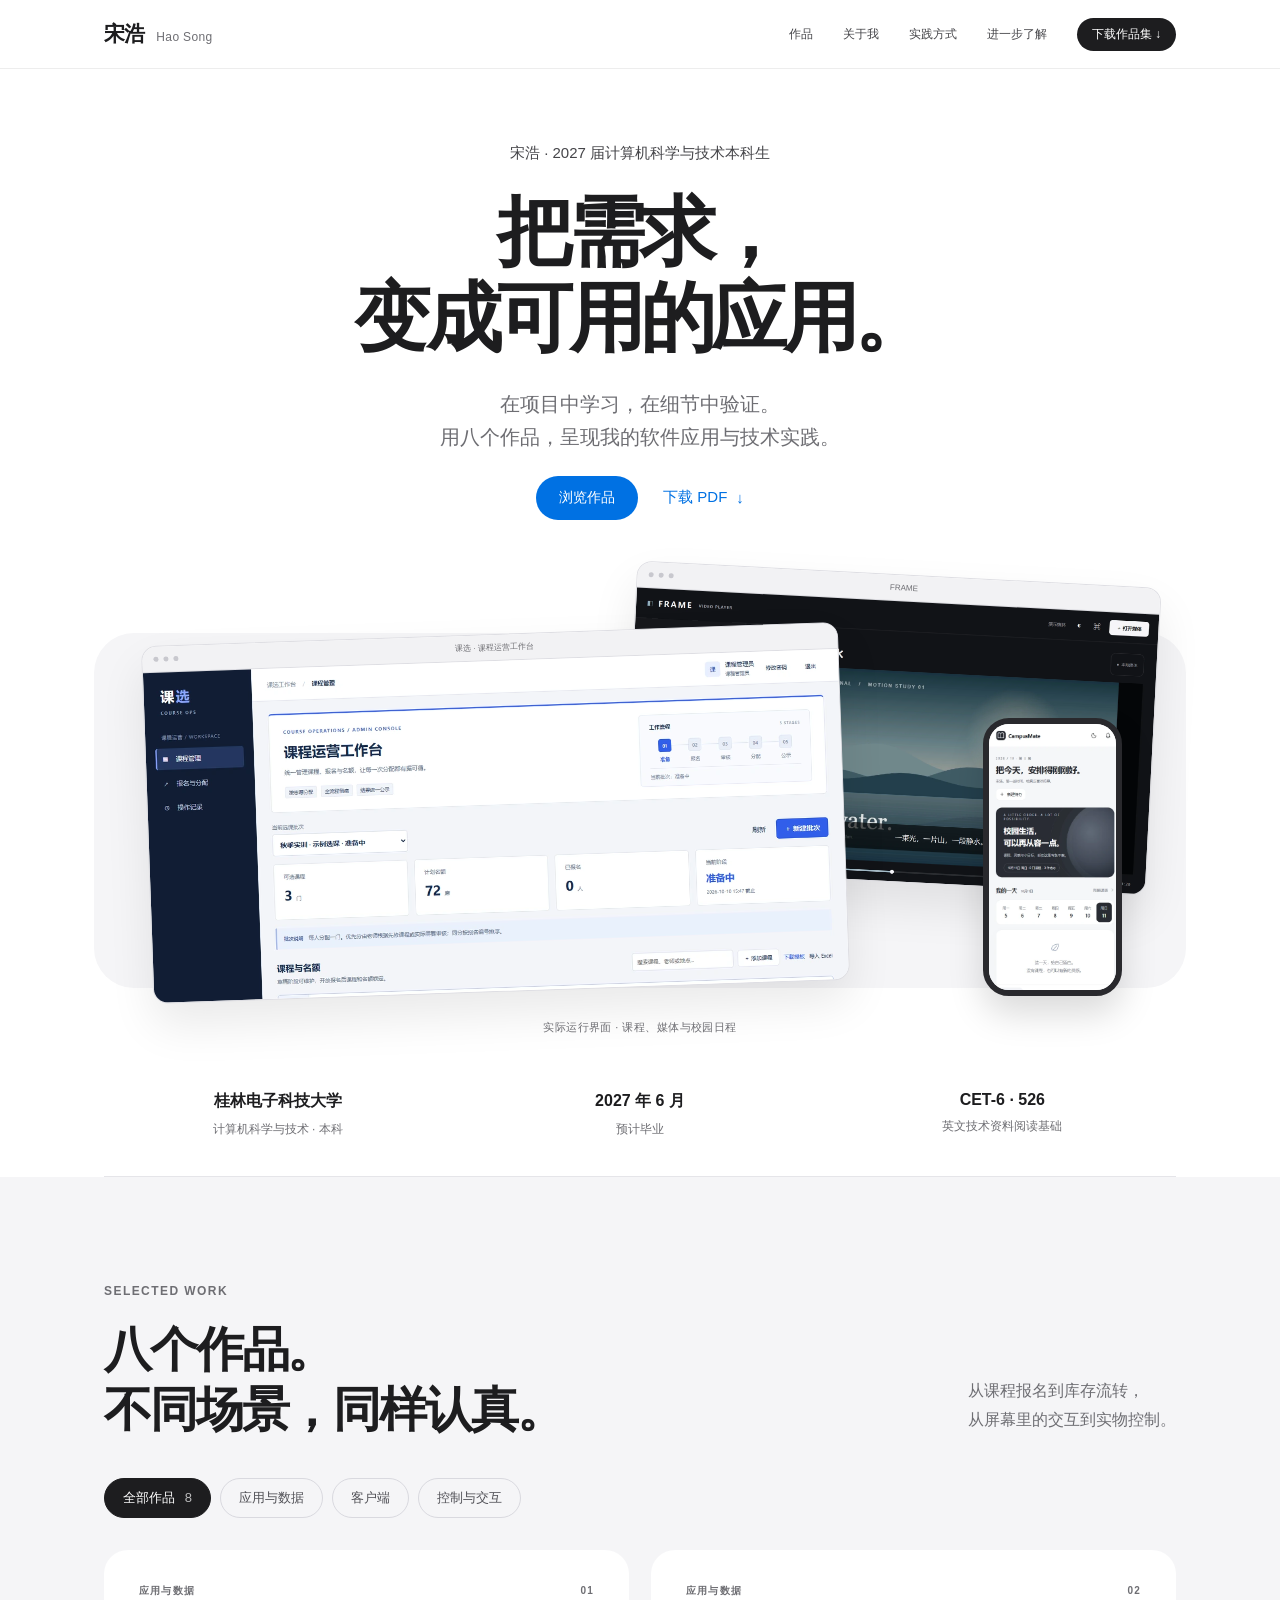
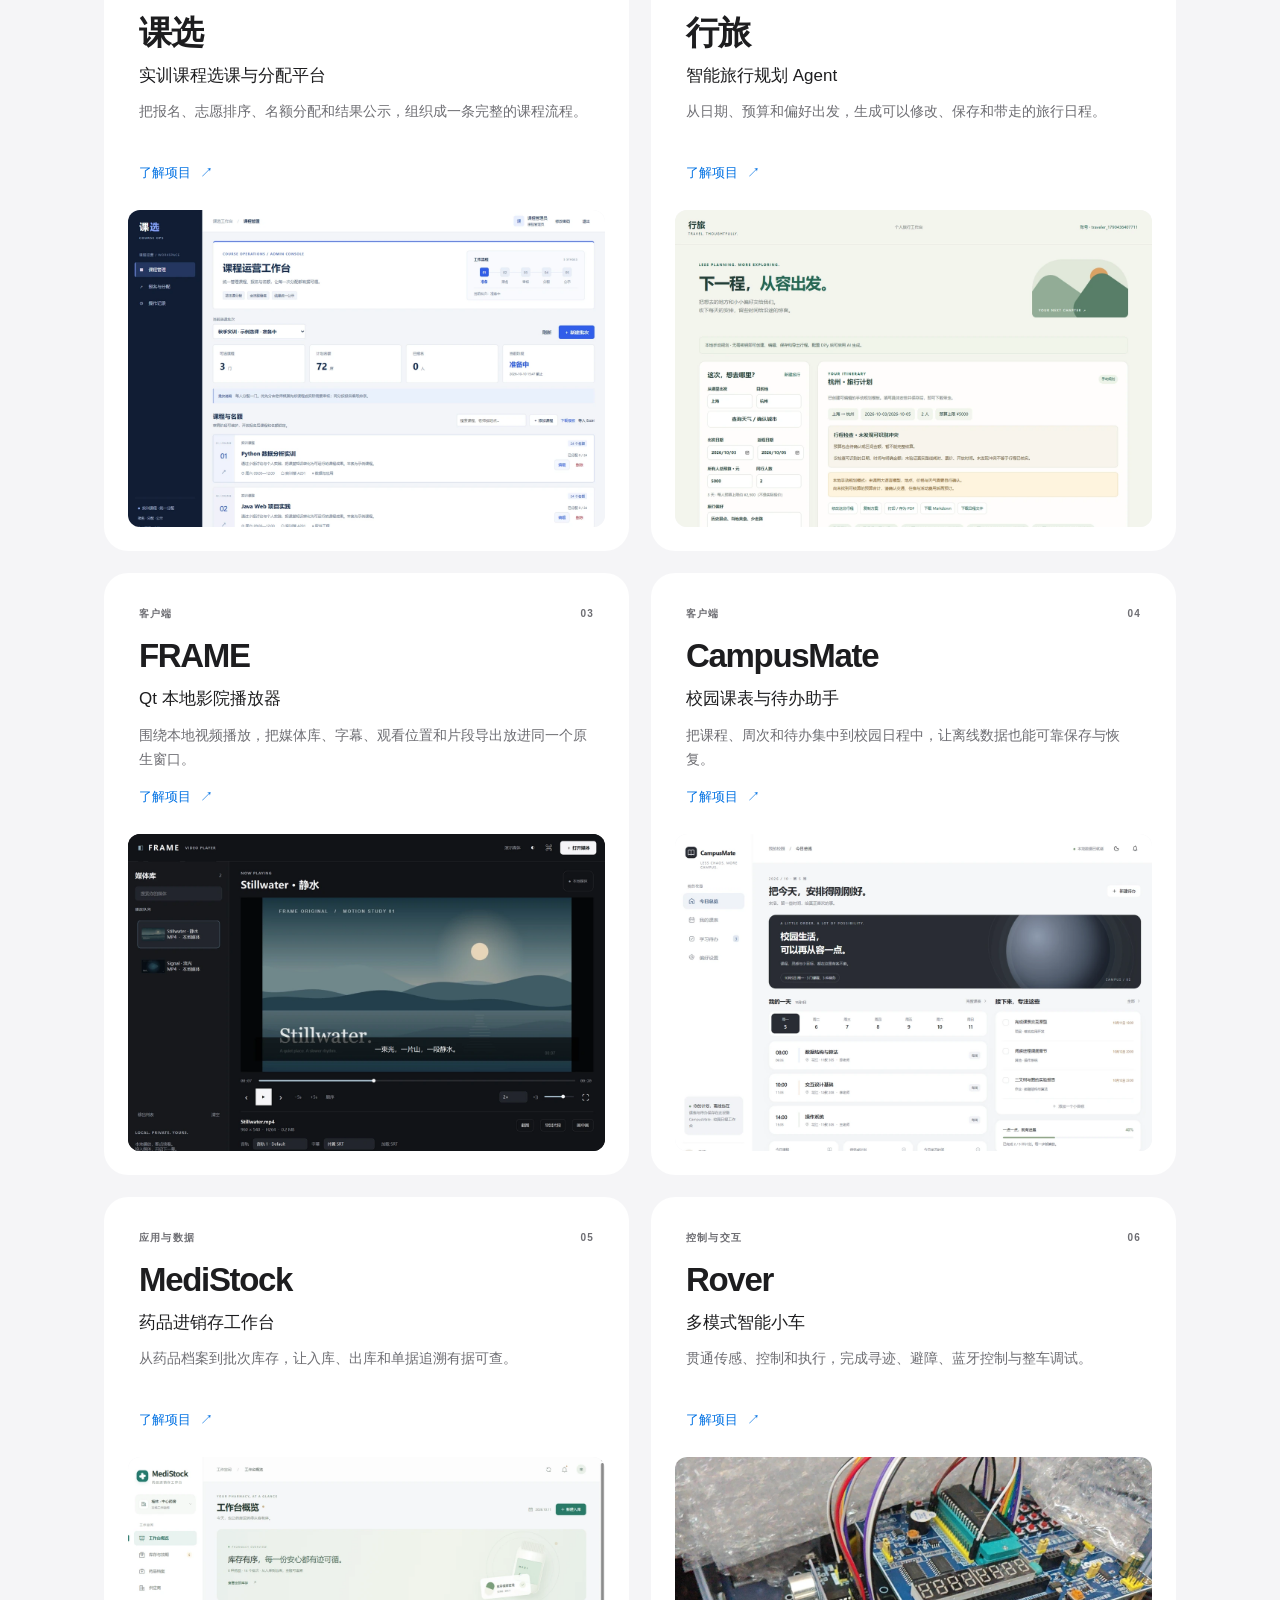
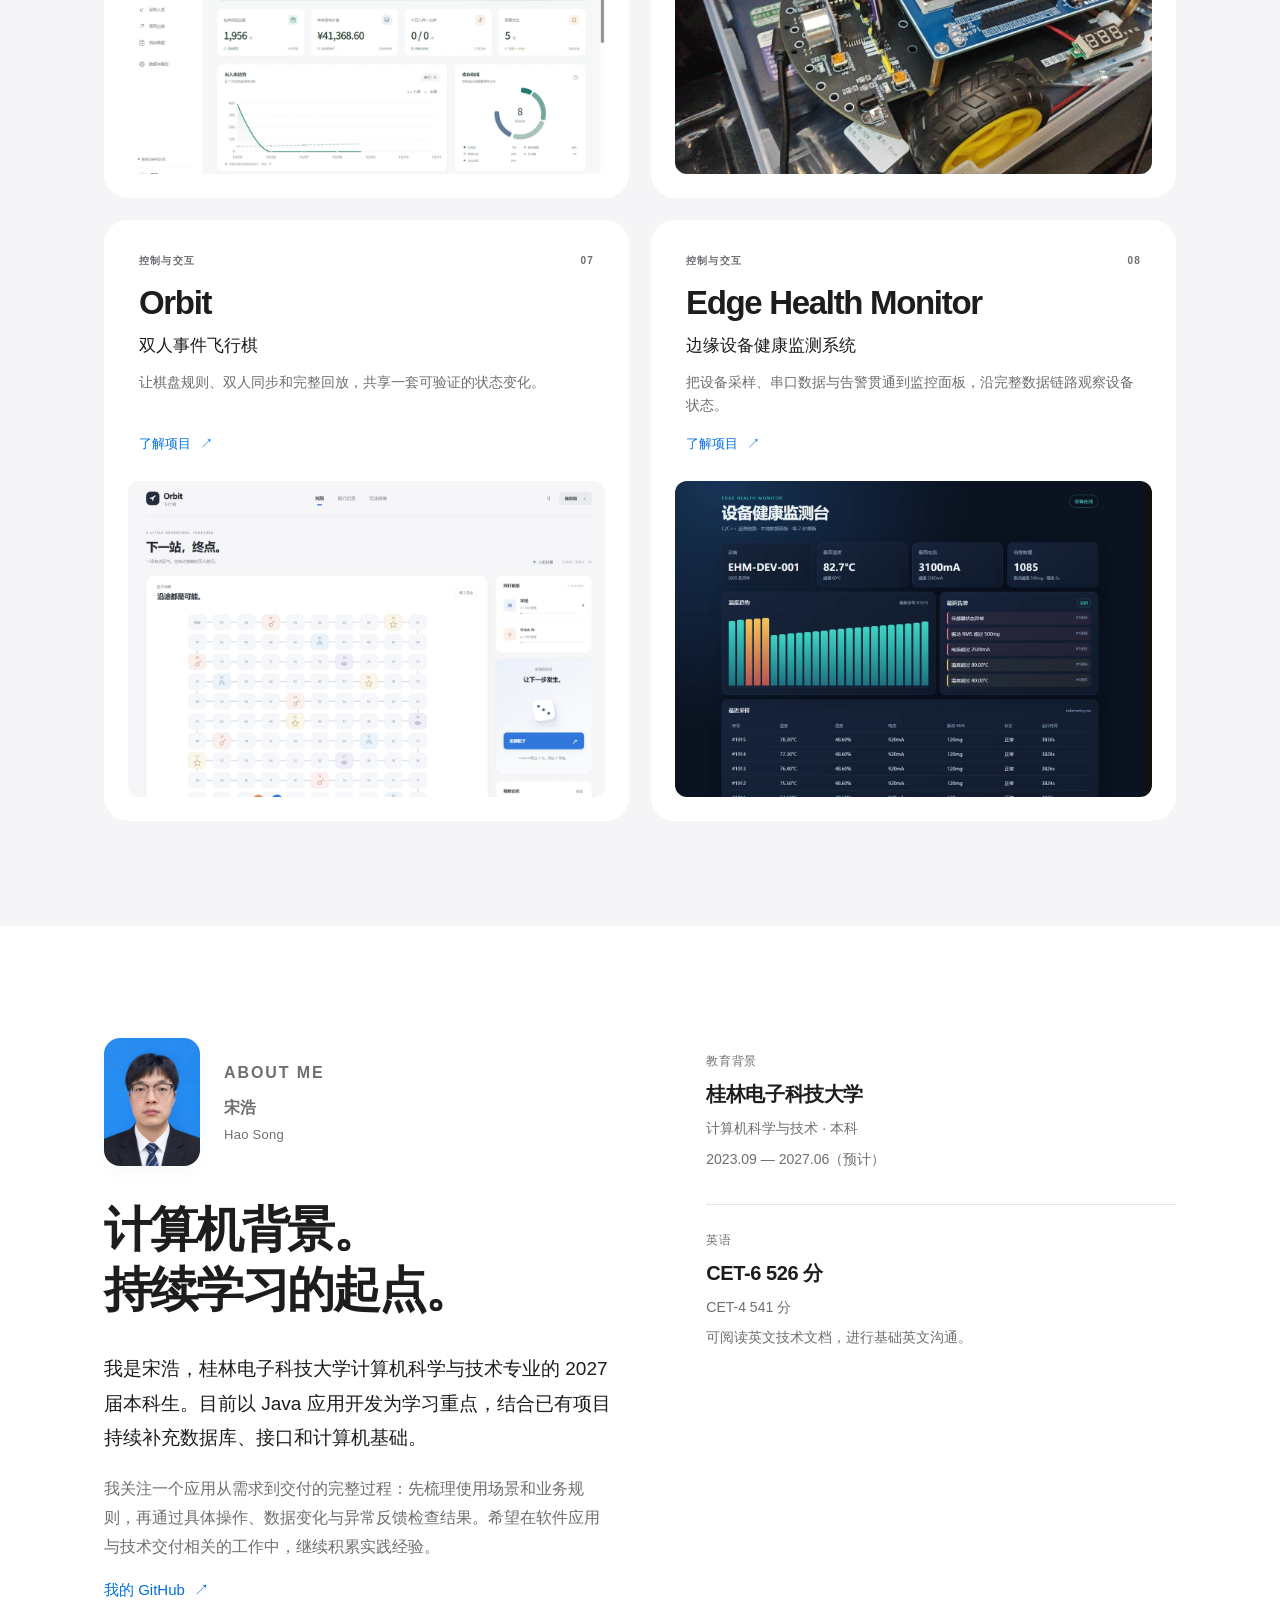
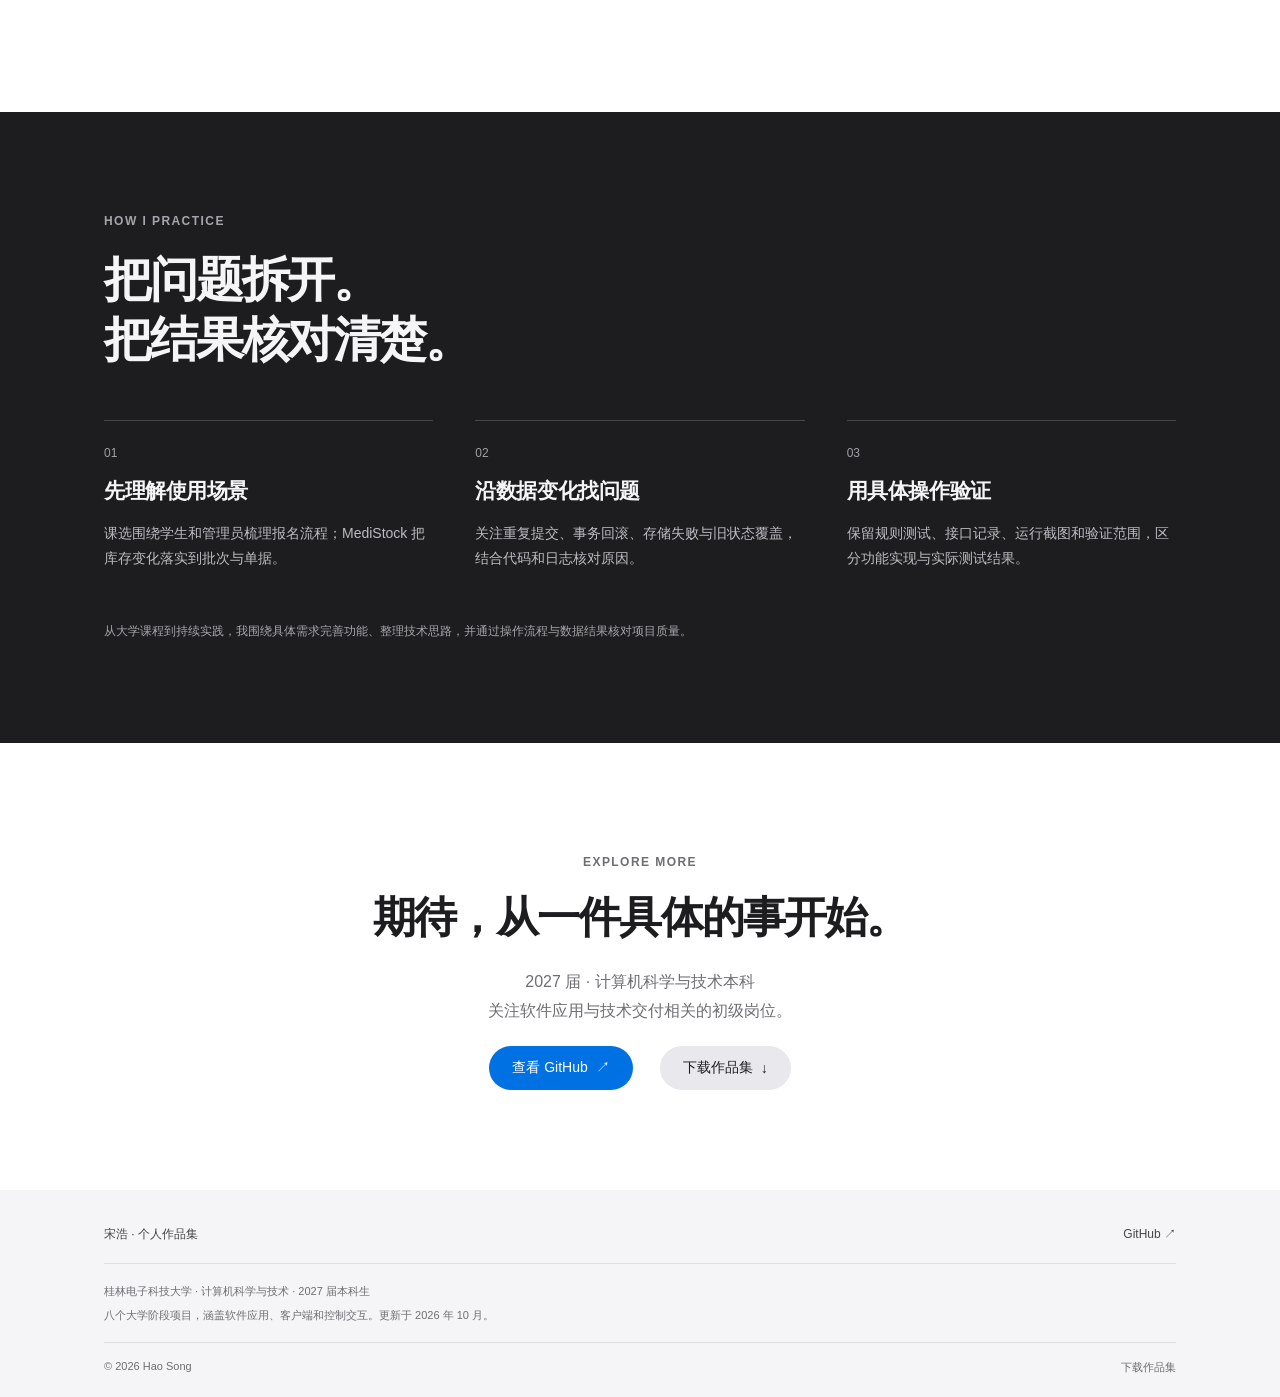
<file: index.html>
<!doctype html>
<html lang="zh-CN"><head><meta charset="utf-8"><meta name="viewport" content="width=device-width,initial-scale=1">
<title>宋浩 | 软件应用与技术实践作品集</title><meta name="description" content="桂林电子科技大学 2027 届计算机本科生宋浩的个人作品集，展示八个软件应用、客户端与控制交互项目。"><meta name="theme-color" content="#f5f5f7"><meta name="robots" content="noindex, nofollow, noarchive"><meta name="referrer" content="no-referrer">
<meta property="og:title" content="宋浩 | 软件应用与技术实践作品集"><meta property="og:description" content="桂林电子科技大学 2027 届计算机本科生宋浩的个人作品集，展示八个软件应用、客户端与控制交互项目。"><meta property="og:type" content="website">
<link rel="canonical" href="https://shjhijoaj.github.io/hao-song-portfolio/"><meta property="og:url" content="https://shjhijoaj.github.io/hao-song-portfolio/"><meta property="og:site_name" content="宋浩个人作品集"><meta property="og:locale" content="zh_CN">
<meta property="og:image" content="https://shjhijoaj.github.io/hao-song-portfolio/assets/images/share-preview.jpg"><meta property="og:image:width" content="1200"><meta property="og:image:height" content="630"><meta name="twitter:card" content="summary_large_image">
<link rel="icon" href="assets/favicon.svg" type="image/svg+xml"><link rel="stylesheet" href="assets/style.css">
<script src="assets/app.js" defer></script></head><body>
<a class="skip-link" href="#main">跳转到主要内容</a><header class="site-header"><div class="nav-shell"><a class="wordmark" href="index.html" aria-label="宋浩作品集首页">宋浩<span>Hao Song</span></a>
<button class="menu-toggle" aria-label="打开导航" aria-expanded="false" aria-controls="primary-nav"><span></span><span></span></button>
<nav id="primary-nav" aria-label="主导航"><a href="index.html#work">作品</a><a href="index.html#about">关于我</a><a href="index.html#approach">实践方式</a><a href="index.html#contact">进一步了解</a><a class="nav-download" href="downloads/%E5%AE%8B%E6%B5%A9_%E4%B8%AA%E4%BA%BA%E4%BD%9C%E5%93%81%E9%9B%86.pdf" download>下载作品集 <span aria-hidden="true">↓</span></a></nav></div></header><main id="main">
<section class="hero" aria-labelledby="hero-title"><div class="container"><p class="hero-kicker">宋浩 · 2027 届计算机科学与技术本科生</p><h1 id="hero-title">把需求，<br>变成可用的应用。</h1><p class="hero-description">在项目中学习，在细节中验证。<br>用八个作品，呈现我的软件应用与技术实践。</p><div class="hero-actions"><a class="button primary" href="#work">浏览作品</a><a class="text-link" href="downloads/%E5%AE%8B%E6%B5%A9_%E4%B8%AA%E4%BA%BA%E4%BD%9C%E5%93%81%E9%9B%86.pdf" download>下载 PDF <span aria-hidden="true">↓</span></a></div>
<div class="hero-stage" aria-label="项目真实界面预览"><div class="hero-window hero-window-back"><div class="window-bar"><i></i><i></i><i></i><span>FRAME</span></div><img src="assets/images/frame-1.webp" alt="FRAME 播放器深色运行界面" width="1980" height="1350"></div><div class="hero-window hero-window-front"><div class="window-bar"><i></i><i></i><i></i><span>课选 · 课程运营工作台</span></div><img src="assets/images/course-card.webp" alt="课选课程管理界面" width="1280" height="850"></div><div class="hero-phone"><img src="assets/images/campus-3.webp" alt="CampusMate 浏览器手机端首页" width="390" height="844"></div><p class="stage-caption">实际运行界面 · 课程、媒体与校园日程</p></div>
<div class="profile-strip"><div><strong>桂林电子科技大学</strong><span>计算机科学与技术 · 本科</span></div><div><strong>2027 年 6 月</strong><span>预计毕业</span></div><div><strong>CET-6 · 526</strong><span>英文技术资料阅读基础</span></div></div></div></section>
<section class="work-section" id="work" aria-labelledby="work-heading"><div class="container"><div class="section-heading"><div><p class="eyebrow">SELECTED WORK</p><h2 id="work-heading">八个作品。<br>不同场景，同样认真。</h2></div><p>从课程报名到库存流转，<br>从屏幕里的交互到实物控制。</p></div><div class="filter-row" role="group" aria-label="按项目方向筛选"><button data-filter="all" aria-pressed="true" class="active">全部作品 <span>8</span></button><button data-filter="application" aria-pressed="false">应用与数据</button><button data-filter="client" aria-pressed="false">客户端</button><button data-filter="interaction" aria-pressed="false">控制与交互</button></div><p class="sr-only" id="filter-status" aria-live="polite">显示全部 8 个项目</p><div class="work-grid"><article class="work-card" data-category="application"><a class="card-link" href="projects/course.html" aria-label="查看课选项目详情"><div class="card-copy"><p class="eyebrow">应用与数据 <span>01</span></p><h3>课选</h3><p class="card-subtitle">实训课程选课与分配平台</p><p class="card-description">把报名、志愿排序、名额分配和结果公示，组织成一条完整的课程流程。</p><span class="text-link">了解项目 <span aria-hidden="true">↗</span></span></div><div class="card-image course"><img src="assets/images/course-card.webp" alt="课程运营工作台" loading="lazy" width="1280" height="850"></div></a></article><article class="work-card" data-category="application"><a class="card-link" href="projects/travel.html" aria-label="查看行旅项目详情"><div class="card-copy"><p class="eyebrow">应用与数据 <span>02</span></p><h3>行旅</h3><p class="card-subtitle">智能旅行规划 Agent</p><p class="card-description">从日期、预算和偏好出发，生成可以修改、保存和带走的旅行日程。</p><span class="text-link">了解项目 <span aria-hidden="true">↗</span></span></div><div class="card-image travel"><img src="assets/images/travel-card.webp" alt="旅行规划与编辑工作台" loading="lazy" width="1280" height="850"></div></a></article><article class="work-card" data-category="client"><a class="card-link" href="projects/frame.html" aria-label="查看FRAME项目详情"><div class="card-copy"><p class="eyebrow">客户端 <span>03</span></p><h3>FRAME</h3><p class="card-subtitle">Qt 本地影院播放器</p><p class="card-description">围绕本地视频播放，把媒体库、字幕、观看位置和片段导出放进同一个原生窗口。</p><span class="text-link">了解项目 <span aria-hidden="true">↗</span></span></div><div class="card-image frame"><img src="assets/images/frame-card.webp" alt="深色影院模式 · 原生运行截图" loading="lazy" width="1280" height="850"></div></a></article><article class="work-card" data-category="client"><a class="card-link" href="projects/campus.html" aria-label="查看CampusMate项目详情"><div class="card-copy"><p class="eyebrow">客户端 <span>04</span></p><h3>CampusMate</h3><p class="card-subtitle">校园课表与待办助手</p><p class="card-description">把课程、周次和待办集中到校园日程中，让离线数据也能可靠保存与恢复。</p><span class="text-link">了解项目 <span aria-hidden="true">↗</span></span></div><div class="card-image campus"><img src="assets/images/campus-card.webp" alt="校园日程首页" loading="lazy" width="1280" height="850"></div></a></article><article class="work-card" data-category="application"><a class="card-link" href="projects/medistock.html" aria-label="查看MediStock项目详情"><div class="card-copy"><p class="eyebrow">应用与数据 <span>05</span></p><h3>MediStock</h3><p class="card-subtitle">药品进销存工作台</p><p class="card-description">从药品档案到批次库存，让入库、出库和单据追溯有据可查。</p><span class="text-link">了解项目 <span aria-hidden="true">↗</span></span></div><div class="card-image medistock"><img src="assets/images/medistock-card.webp" alt="进销存工作台" loading="lazy" width="1280" height="850"></div></a></article><article class="work-card" data-category="interaction"><a class="card-link" href="projects/rover.html" aria-label="查看Rover项目详情"><div class="card-copy"><p class="eyebrow">控制与交互 <span>06</span></p><h3>Rover</h3><p class="card-subtitle">多模式智能小车</p><p class="card-description">贯通传感、控制和执行，完成寻迹、避障、蓝牙控制与整车调试。</p><span class="text-link">了解项目 <span aria-hidden="true">↗</span></span></div><div class="card-image rover"><img src="assets/images/rover-card.webp" alt="小车实物 · 原始实拍" loading="lazy" width="1280" height="850"></div></a></article><article class="work-card" data-category="interaction"><a class="card-link" href="projects/orbit.html" aria-label="查看Orbit项目详情"><div class="card-copy"><p class="eyebrow">控制与交互 <span>07</span></p><h3>Orbit</h3><p class="card-subtitle">双人事件飞行棋</p><p class="card-description">让棋盘规则、双人同步和完整回放，共享一套可验证的状态变化。</p><span class="text-link">了解项目 <span aria-hidden="true">↗</span></span></div><div class="card-image orbit"><img src="assets/images/orbit-card.webp" alt="本地事件棋盘 · 运行截图" loading="lazy" width="1280" height="850"></div></a></article><article class="work-card" data-category="interaction"><a class="card-link" href="projects/edge.html" aria-label="查看Edge Health Monitor项目详情"><div class="card-copy"><p class="eyebrow">控制与交互 <span>08</span></p><h3>Edge Health Monitor</h3><p class="card-subtitle">边缘设备健康监测系统</p><p class="card-description">把设备采样、串口数据与告警贯通到监控面板，沿完整数据链路观察设备状态。</p><span class="text-link">了解项目 <span aria-hidden="true">↗</span></span></div><div class="card-image edge"><img src="assets/images/edge-card.webp" alt="设备健康监控面板 · 运行截图" loading="lazy" width="1280" height="850"></div></a></article></div></div></section>
<section class="about-section" id="about" aria-labelledby="about-heading"><div class="container about-grid"><div><div class="profile-identity"><img class="profile-portrait" src="assets/images/portrait.webp" alt="宋浩的个人证件照" width="120" height="160" loading="lazy"><div><p class="eyebrow">ABOUT ME</p><p class="profile-name">宋浩<span>Hao Song</span></p></div></div><h2 id="about-heading">计算机背景。<br>持续学习的起点。</h2><p class="about-lead">我是宋浩，桂林电子科技大学计算机科学与技术专业的 2027 届本科生。目前以 Java 应用开发为学习重点，结合已有项目持续补充数据库、接口和计算机基础。</p><p>我关注一个应用从需求到交付的完整过程：先梳理使用场景和业务规则，再通过具体操作、数据变化与异常反馈检查结果。希望在软件应用与技术交付相关的工作中，继续积累实践经验。</p><a class="text-link" href="https://github.com/shjhijoaj" target="_blank" rel="noopener noreferrer">我的 GitHub <span aria-hidden="true">↗</span></a></div><div class="background-panel"><div class="background-item"><span class="small-label">教育背景</span><h3>桂林电子科技大学</h3><p>计算机科学与技术 · 本科</p><p class="muted">2023.09 — 2027.06（预计）</p></div><div class="background-item"><span class="small-label">英语</span><h3>CET-6 526 分</h3><p>CET-4 541 分</p><p class="muted">可阅读英文技术文档，进行基础英文沟通。</p></div></div></div></section>
<section class="approach-section" id="approach" aria-labelledby="approach-heading"><div class="container"><p class="eyebrow">HOW I PRACTICE</p><h2 id="approach-heading">把问题拆开。<br>把结果核对清楚。</h2><div class="approach-grid"><article><span class="step-number">01</span><h3>先理解使用场景</h3><p>课选围绕学生和管理员梳理报名流程；MediStock 把库存变化落实到批次与单据。</p></article><article><span class="step-number">02</span><h3>沿数据变化找问题</h3><p>关注重复提交、事务回滚、存储失败与旧状态覆盖，结合代码和日志核对原因。</p></article><article><span class="step-number">03</span><h3>用具体操作验证</h3><p>保留规则测试、接口记录、运行截图和验证范围，区分功能实现与实际测试结果。</p></article></div><p class="practice-note">从大学课程到持续实践，我围绕具体需求完善功能、整理技术思路，并通过操作流程与数据结果核对项目质量。</p></div></section>
<section class="contact-section" id="contact" aria-labelledby="contact-heading"><div class="container"><p class="eyebrow">EXPLORE MORE</p><h2 id="contact-heading">期待，从一件具体的事开始。</h2><p>2027 届 · 计算机科学与技术本科<br>关注软件应用与技术交付相关的初级岗位。</p><div class="contact-actions"><a class="button primary" href="https://github.com/shjhijoaj" target="_blank" rel="noopener noreferrer">查看 GitHub <span aria-hidden="true">↗</span></a><a class="button secondary" href="downloads/%E5%AE%8B%E6%B5%A9_%E4%B8%AA%E4%BA%BA%E4%BD%9C%E5%93%81%E9%9B%86.pdf" download>下载作品集 <span aria-hidden="true">↓</span></a></div></div></section></main><footer class="site-footer"><div class="container"><div class="footer-top"><span>宋浩 · 个人作品集</span><a href="https://github.com/shjhijoaj" target="_blank" rel="noopener noreferrer">GitHub <span aria-hidden="true">↗</span></a></div><p>桂林电子科技大学 · 计算机科学与技术 · 2027 届本科生</p><p>八个大学阶段项目，涵盖软件应用、客户端和控制交互。更新于 2026 年 10 月。</p><div class="footer-bottom"><span>© 2026 Hao Song</span><a href="downloads/%E5%AE%8B%E6%B5%A9_%E4%B8%AA%E4%BA%BA%E4%BD%9C%E5%93%81%E9%9B%86.pdf" download>下载作品集</a></div></div></footer><div class="toast" role="status" aria-live="polite"></div></body></html>
</file>
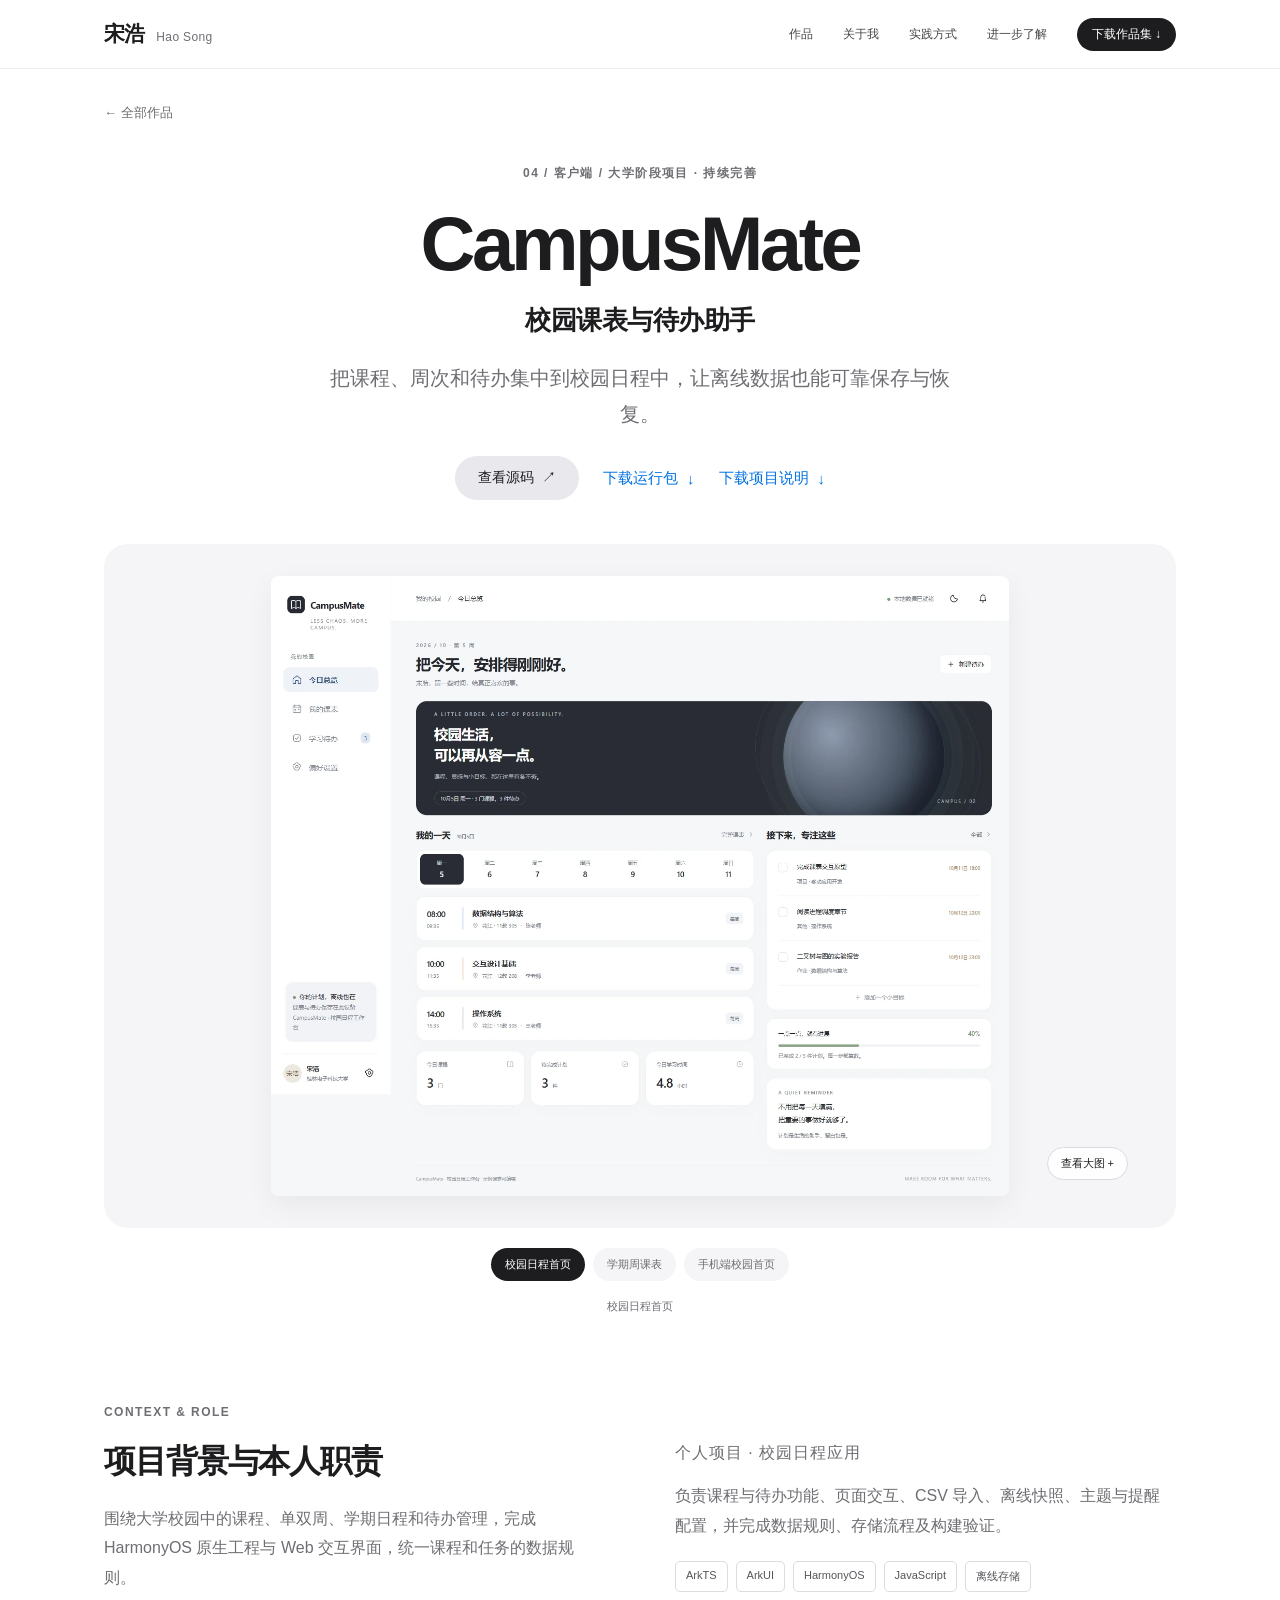
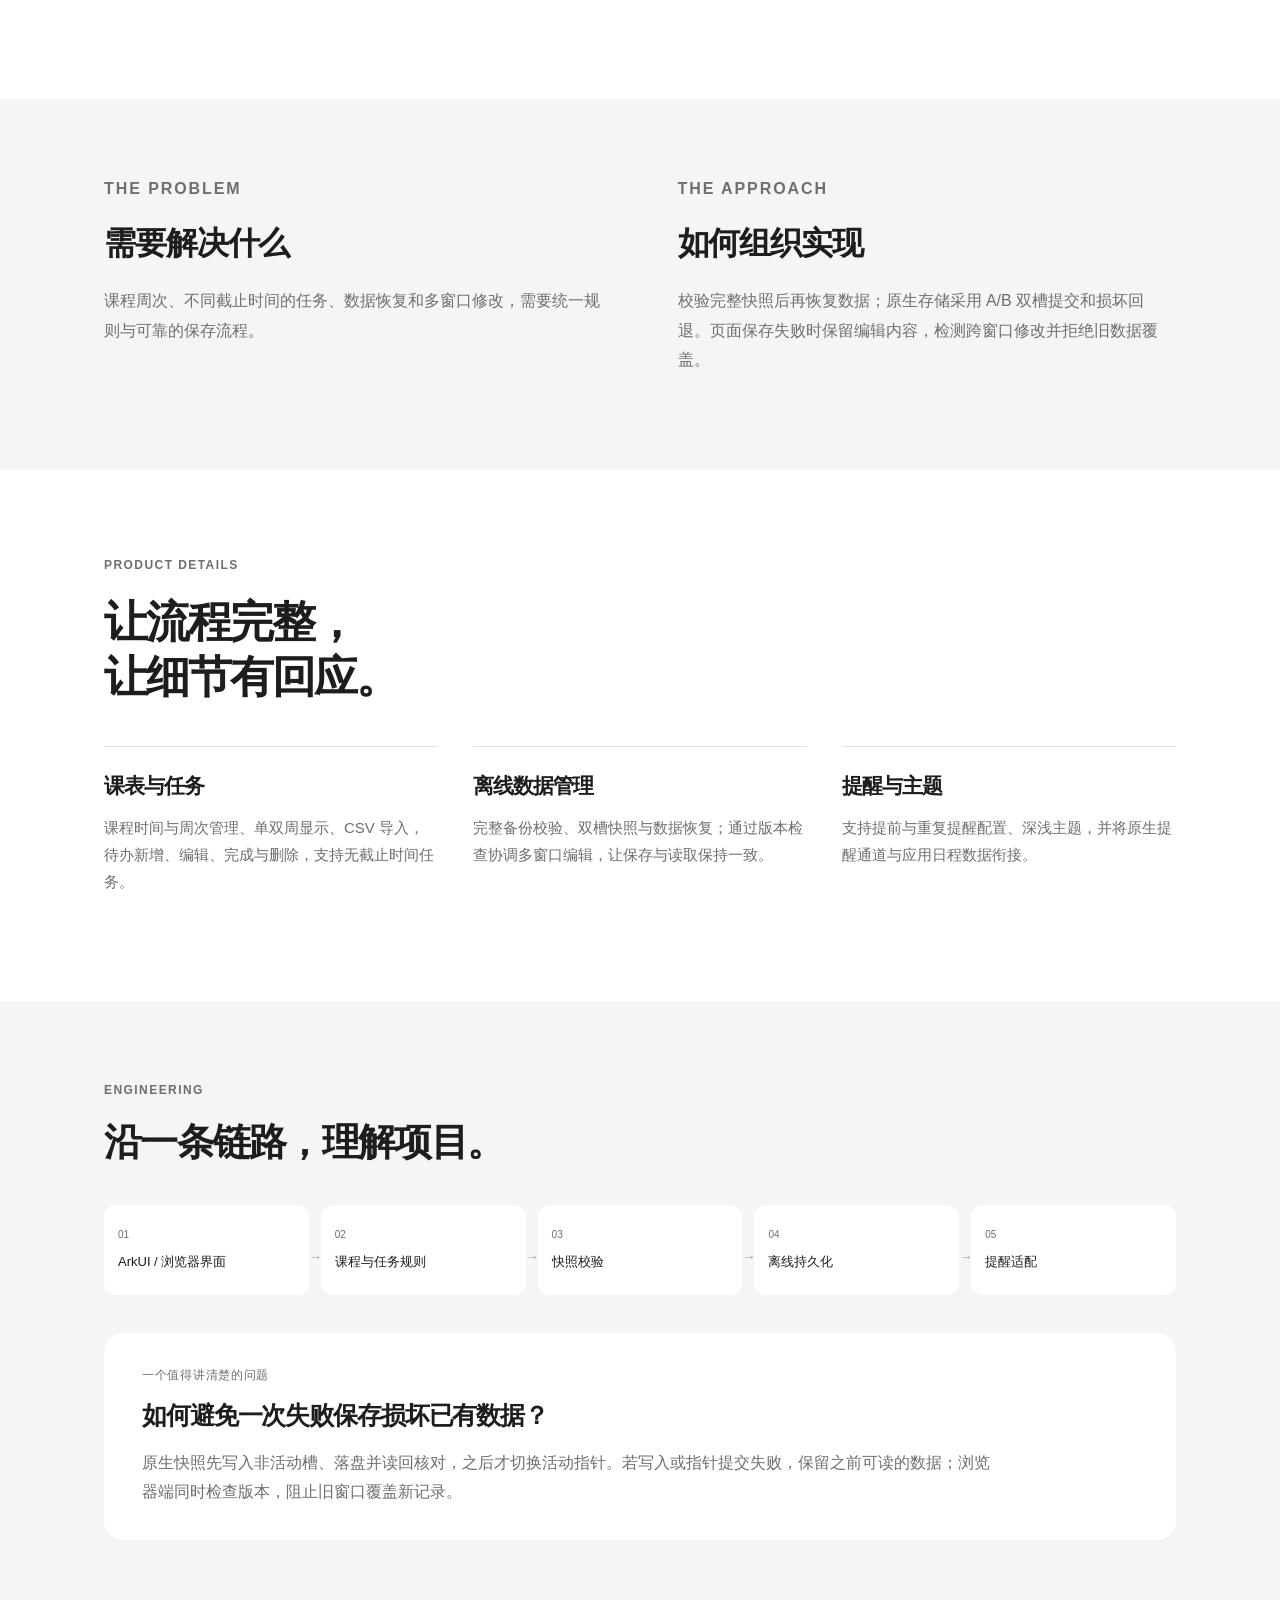
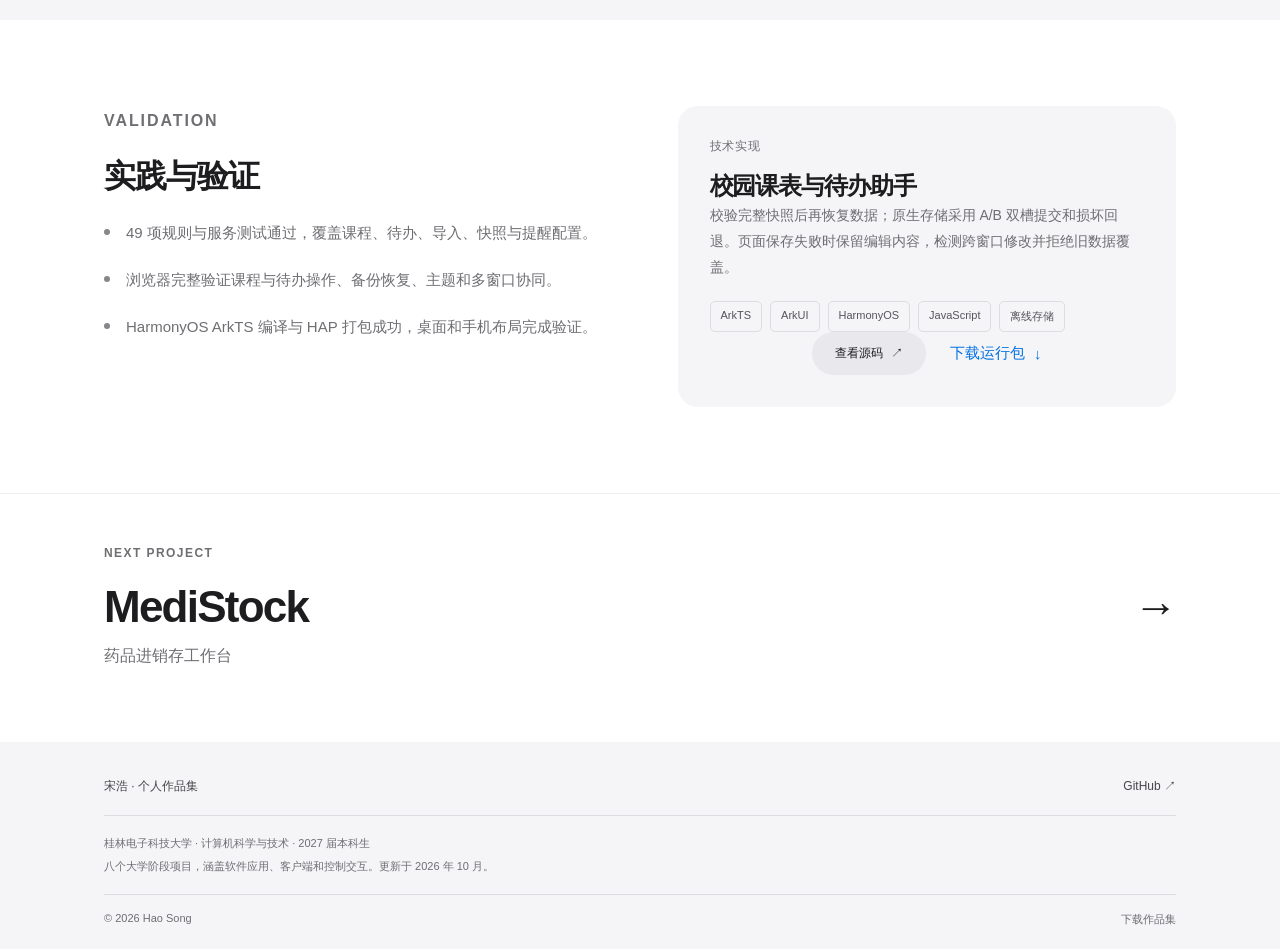
<file: projects/campus.html>
<!doctype html>
<html lang="zh-CN"><head><meta charset="utf-8"><meta name="viewport" content="width=device-width,initial-scale=1">
<title>CampusMate · 校园课表与待办助手 | 宋浩作品集</title><meta name="description" content="把课程、周次和待办集中到校园日程中，让离线数据也能可靠保存与恢复。"><meta name="theme-color" content="#f5f5f7"><meta name="robots" content="noindex, nofollow, noarchive"><meta name="referrer" content="no-referrer">
<meta property="og:title" content="CampusMate · 校园课表与待办助手 | 宋浩作品集"><meta property="og:description" content="把课程、周次和待办集中到校园日程中，让离线数据也能可靠保存与恢复。"><meta property="og:type" content="website">
<link rel="canonical" href="https://shjhijoaj.github.io/hao-song-portfolio/projects/campus.html"><meta property="og:url" content="https://shjhijoaj.github.io/hao-song-portfolio/projects/campus.html"><meta property="og:site_name" content="宋浩个人作品集"><meta property="og:locale" content="zh_CN">
<meta property="og:image" content="https://shjhijoaj.github.io/hao-song-portfolio/assets/images/share-preview.jpg"><meta property="og:image:width" content="1200"><meta property="og:image:height" content="630"><meta name="twitter:card" content="summary_large_image">
<link rel="icon" href="../assets/favicon.svg" type="image/svg+xml"><link rel="stylesheet" href="../assets/style.css">
<script src="../assets/app.js" defer></script></head><body>
<a class="skip-link" href="#main">跳转到主要内容</a><header class="site-header"><div class="nav-shell"><a class="wordmark" href="../index.html" aria-label="宋浩作品集首页">宋浩<span>Hao Song</span></a>
<button class="menu-toggle" aria-label="打开导航" aria-expanded="false" aria-controls="primary-nav"><span></span><span></span></button>
<nav id="primary-nav" aria-label="主导航"><a href="../index.html#work">作品</a><a href="../index.html#about">关于我</a><a href="../index.html#approach">实践方式</a><a href="../index.html#contact">进一步了解</a><a class="nav-download" href="../downloads/%E5%AE%8B%E6%B5%A9_%E4%B8%AA%E4%BA%BA%E4%BD%9C%E5%93%81%E9%9B%86.pdf" download>下载作品集 <span aria-hidden="true">↓</span></a></nav></div></header><main id="main"><section class="project-intro"><div class="container"><a class="back-link" href="../index.html#work">← 全部作品</a><p class="eyebrow">04 / 客户端 / 大学阶段项目 · 持续完善</p><h1>CampusMate</h1><h2>校园课表与待办助手</h2><p class="project-lead">把课程、周次和待办集中到校园日程中，让离线数据也能可靠保存与恢复。</p><div class="project-actions"><a class="button secondary" href="https://github.com/shjhijoaj/campusmate" target="_blank" rel="noopener noreferrer">查看源码 <span aria-hidden="true">↗</span></a><a class="text-link" href="https://github.com/shjhijoaj/campusmate/releases/tag/v2.1.0" target="_blank" rel="noopener noreferrer">下载运行包 <span aria-hidden="true">↓</span></a><a class="text-link" href="../downloads/projects/campus.md" download>下载项目说明 <span aria-hidden="true">↓</span></a></div></div></section>
<section class="gallery-section"><div class="container"><figure class="project-figure campus"><button class="image-enlarge" aria-label="查看CampusMate项目大图"><img id="gallery-image" src="../assets/images/campus-1.webp" alt="校园日程首页" width="1440" height="1000"><span class="enlarge-label">查看大图 <span aria-hidden="true">+</span></span></button></figure><div class="gallery-tabs" role="group" aria-label="选择项目截图"><button class="gallery-tab active" data-image="../assets/images/campus-1.webp" data-caption="校园日程首页" aria-pressed="true">校园日程首页</button><button class="gallery-tab " data-image="../assets/images/campus-2.webp" data-caption="学期周课表" aria-pressed="false">学期周课表</button><button class="gallery-tab " data-image="../assets/images/campus-3.webp" data-caption="手机端校园首页" aria-pressed="false">手机端校园首页</button></div><p id="gallery-caption" class="gallery-caption" aria-live="polite">校园日程首页</p></div></section>
<section class="project-context"><div class="container context-grid"><div><p class="eyebrow">CONTEXT & ROLE</p><h2>项目背景与本人职责</h2><p>围绕大学校园中的课程、单双周、学期日程和待办管理，完成 HarmonyOS 原生工程与 Web 交互界面，统一课程和任务的数据规则。</p></div><div><p class="small-label">个人项目 · 校园日程应用</p><p>负责课程与待办功能、页面交互、CSV 导入、离线快照、主题与提醒配置，并完成数据规则、存储流程及构建验证。</p><div class="tech-tags"><span>ArkTS</span><span>ArkUI</span><span>HarmonyOS</span><span>JavaScript</span><span>离线存储</span></div></div></div></section>
<section class="problem-section"><div class="container two-column"><div><p class="eyebrow">THE PROBLEM</p><h2>需要解决什么</h2><p>课程周次、不同截止时间的任务、数据恢复和多窗口修改，需要统一规则与可靠的保存流程。</p></div><div><p class="eyebrow">THE APPROACH</p><h2>如何组织实现</h2><p>校验完整快照后再恢复数据；原生存储采用 A/B 双槽提交和损坏回退。页面保存失败时保留编辑内容，检测跨窗口修改并拒绝旧数据覆盖。</p></div></div></section>
<section class="feature-section"><div class="container"><p class="eyebrow">PRODUCT DETAILS</p><h2>让流程完整，<br>让细节有回应。</h2><div class="feature-grid"><article><h3>课表与任务</h3><p>课程时间与周次管理、单双周显示、CSV 导入，待办新增、编辑、完成与删除，支持无截止时间任务。</p></article><article><h3>离线数据管理</h3><p>完整备份校验、双槽快照与数据恢复；通过版本检查协调多窗口编辑，让保存与读取保持一致。</p></article><article><h3>提醒与主题</h3><p>支持提前与重复提醒配置、深浅主题，并将原生提醒通道与应用日程数据衔接。</p></article></div></div></section>
<section class="engineering-section" id="engineering"><div class="container"><p class="eyebrow">ENGINEERING</p><h2>沿一条链路，理解项目。</h2><ol class="architecture-flow"><li><span>01</span>ArkUI / 浏览器界面</li><li><span>02</span>课程与任务规则</li><li><span>03</span>快照校验</li><li><span>04</span>离线持久化</li><li><span>05</span>提醒适配</li></ol><div class="challenge-panel"><span class="small-label">一个值得讲清楚的问题</span><h3>如何避免一次失败保存损坏已有数据？</h3><p>原生快照先写入非活动槽、落盘并读回核对，之后才切换活动指针。若写入或指针提交失败，保留之前可读的数据；浏览器端同时检查版本，阻止旧窗口覆盖新记录。</p></div></div></section>
<section class="verification-section"><div class="container two-column"><div><p class="eyebrow">VALIDATION</p><h2>实践与验证</h2><ul class="verification-list"><li>49 项规则与服务测试通过，覆盖课程、待办、导入、快照与提醒配置。</li><li>浏览器完整验证课程与待办操作、备份恢复、主题和多窗口协同。</li><li>HarmonyOS ArkTS 编译与 HAP 打包成功，桌面和手机布局完成验证。</li></ul></div><div class="boundary-panel"><span class="small-label">技术实现</span><h3>校园课表与待办助手</h3><p>校验完整快照后再恢复数据；原生存储采用 A/B 双槽提交和损坏回退。页面保存失败时保留编辑内容，检测跨窗口修改并拒绝旧数据覆盖。</p><div class="tech-tags"><span>ArkTS</span><span>ArkUI</span><span>HarmonyOS</span><span>JavaScript</span><span>离线存储</span></div><div class="project-actions"><a class="button secondary" href="https://github.com/shjhijoaj/campusmate" target="_blank" rel="noopener noreferrer">查看源码 <span aria-hidden="true">↗</span></a><a class="text-link" href="https://github.com/shjhijoaj/campusmate/releases/tag/v2.1.0" target="_blank" rel="noopener noreferrer">下载运行包 <span aria-hidden="true">↓</span></a></div></div></div></section>
<section class="next-project"><div class="container"><a href="medistock.html"><span class="eyebrow">NEXT PROJECT</span><strong>MediStock <span aria-hidden="true">→</span></strong><span>药品进销存工作台</span></a></div></section></main><dialog class="image-dialog" aria-label="项目大图"><button class="dialog-close" aria-label="关闭大图">关闭 ×</button><img alt=""><p></p></dialog><footer class="site-footer"><div class="container"><div class="footer-top"><span>宋浩 · 个人作品集</span><a href="https://github.com/shjhijoaj" target="_blank" rel="noopener noreferrer">GitHub <span aria-hidden="true">↗</span></a></div><p>桂林电子科技大学 · 计算机科学与技术 · 2027 届本科生</p><p>八个大学阶段项目，涵盖软件应用、客户端和控制交互。更新于 2026 年 10 月。</p><div class="footer-bottom"><span>© 2026 Hao Song</span><a href="../downloads/%E5%AE%8B%E6%B5%A9_%E4%B8%AA%E4%BA%BA%E4%BD%9C%E5%93%81%E9%9B%86.pdf" download>下载作品集</a></div></div></footer><div class="toast" role="status" aria-live="polite"></div></body></html>
</file>
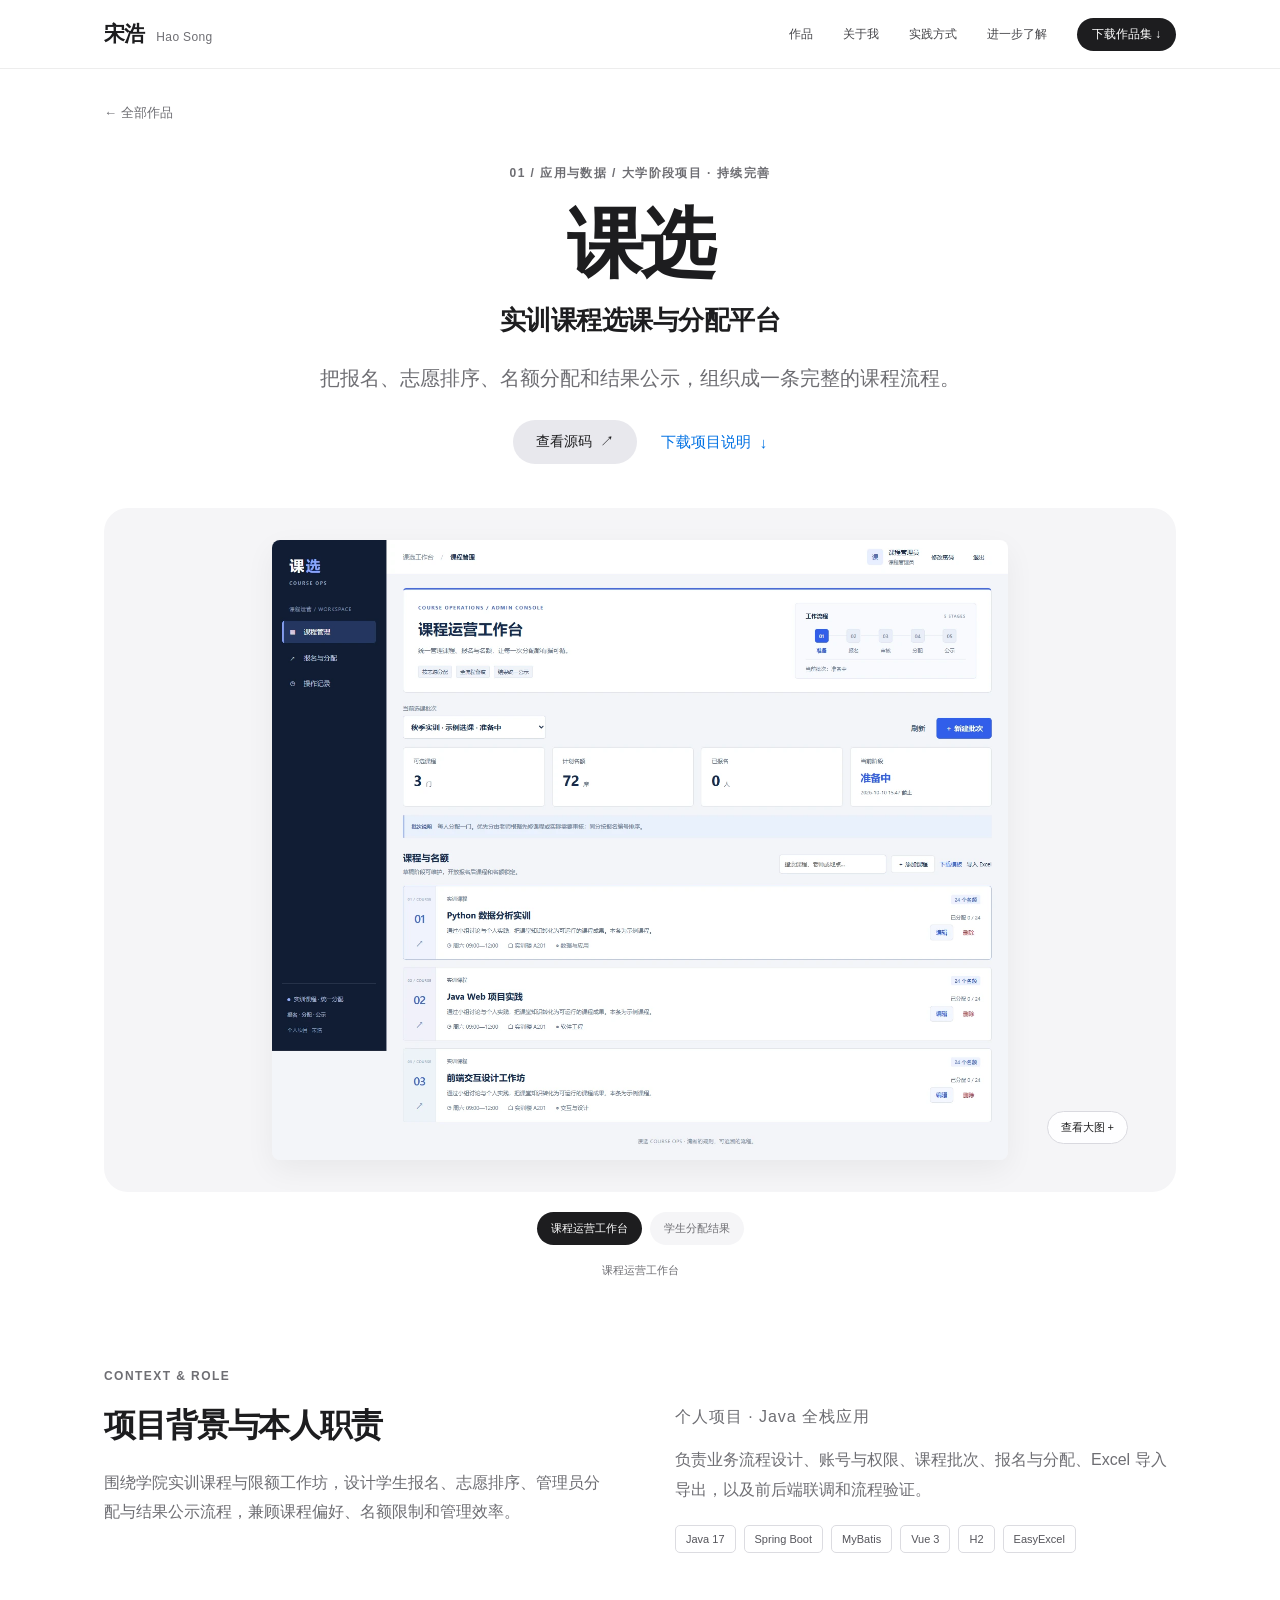
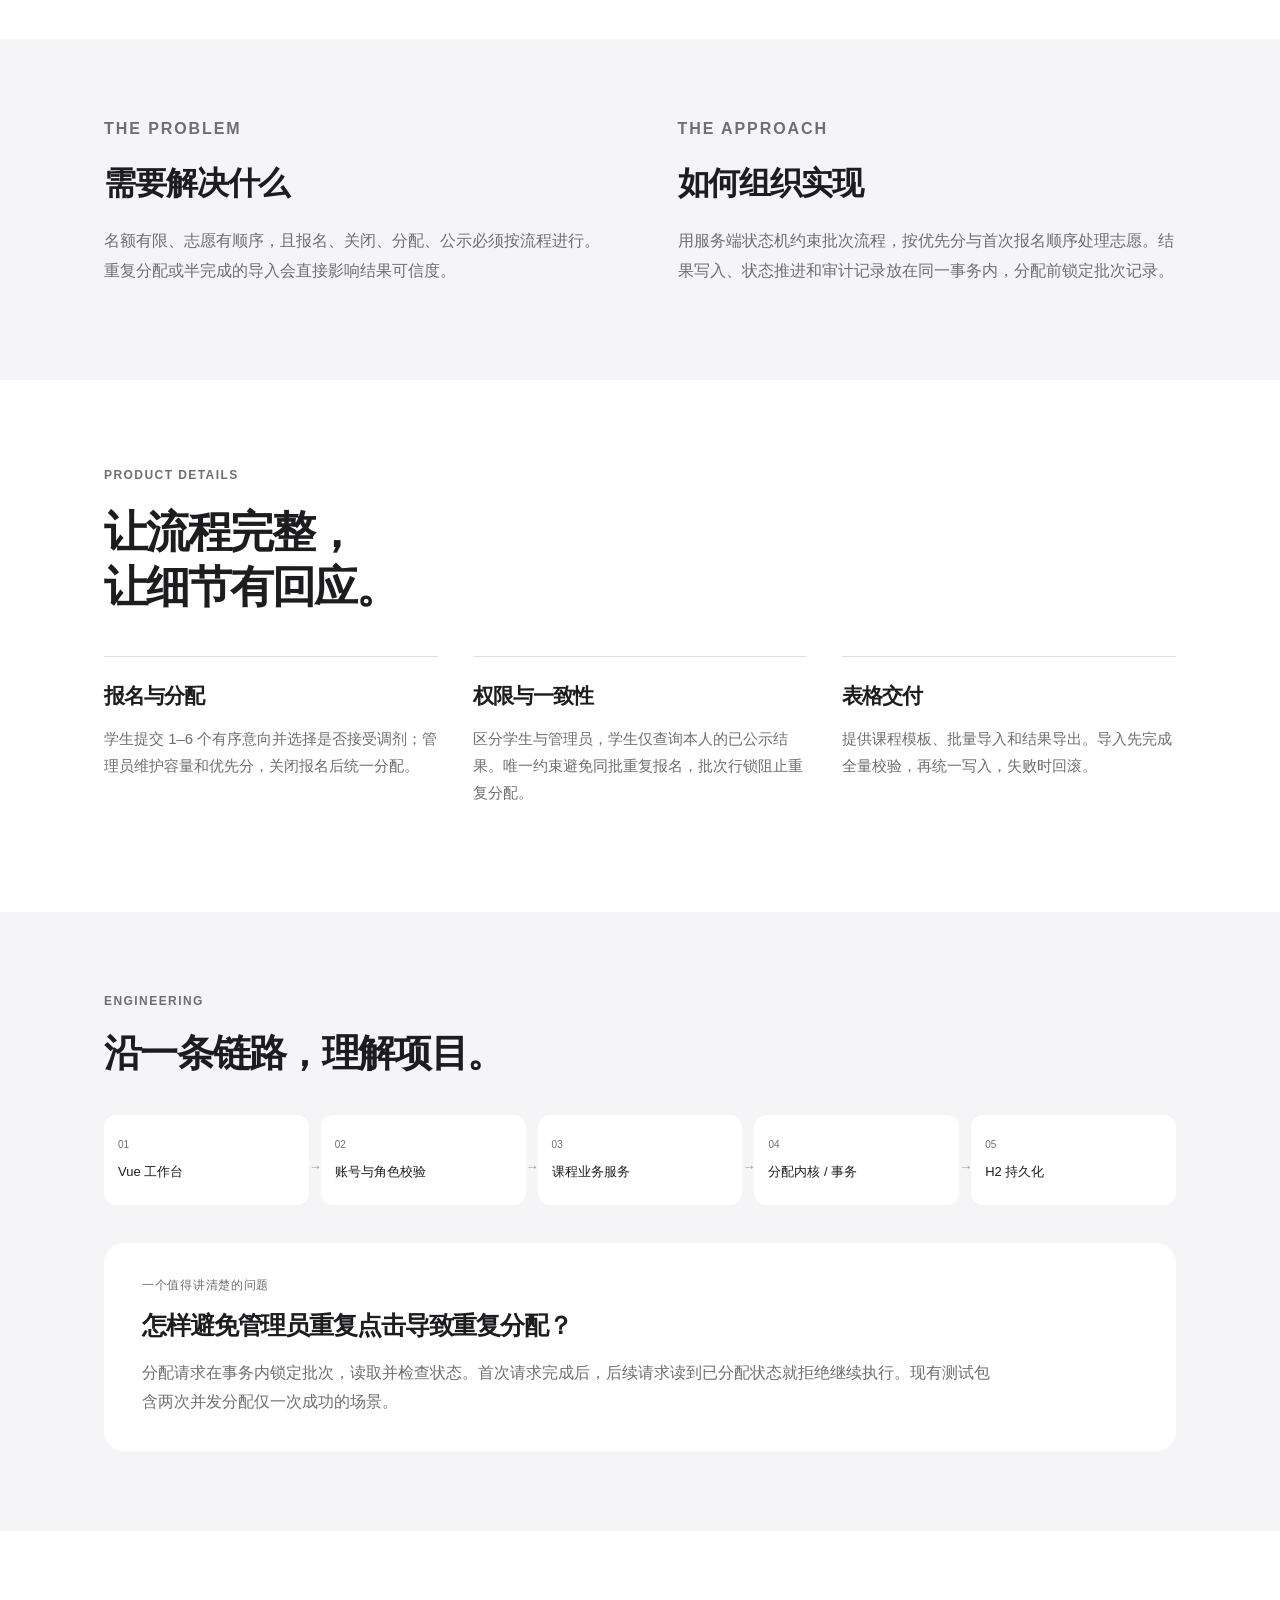
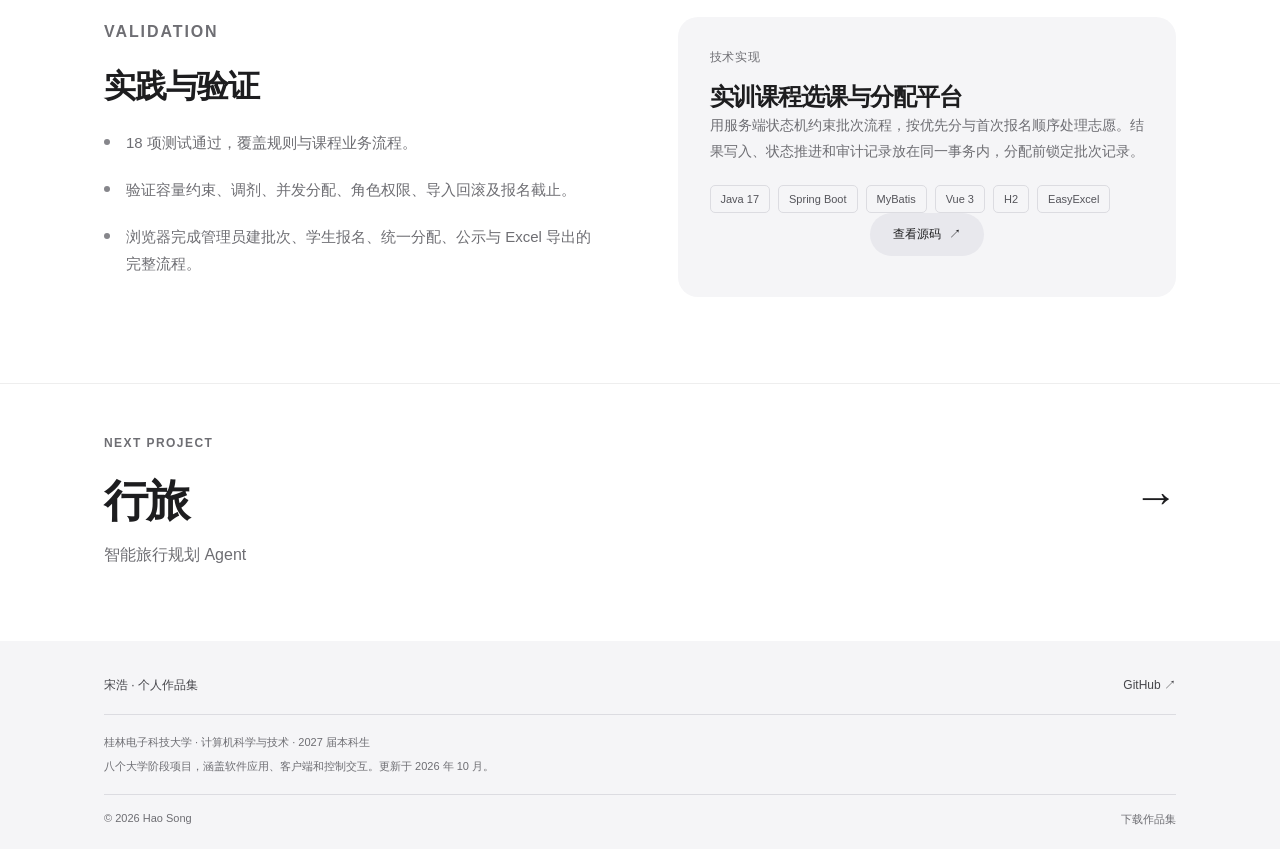
<file: projects/course.html>
<!doctype html>
<html lang="zh-CN"><head><meta charset="utf-8"><meta name="viewport" content="width=device-width,initial-scale=1">
<title>课选 · 实训课程选课与分配平台 | 宋浩作品集</title><meta name="description" content="把报名、志愿排序、名额分配和结果公示，组织成一条完整的课程流程。"><meta name="theme-color" content="#f5f5f7"><meta name="robots" content="noindex, nofollow, noarchive"><meta name="referrer" content="no-referrer">
<meta property="og:title" content="课选 · 实训课程选课与分配平台 | 宋浩作品集"><meta property="og:description" content="把报名、志愿排序、名额分配和结果公示，组织成一条完整的课程流程。"><meta property="og:type" content="website">
<link rel="canonical" href="https://shjhijoaj.github.io/hao-song-portfolio/projects/course.html"><meta property="og:url" content="https://shjhijoaj.github.io/hao-song-portfolio/projects/course.html"><meta property="og:site_name" content="宋浩个人作品集"><meta property="og:locale" content="zh_CN">
<meta property="og:image" content="https://shjhijoaj.github.io/hao-song-portfolio/assets/images/share-preview.jpg"><meta property="og:image:width" content="1200"><meta property="og:image:height" content="630"><meta name="twitter:card" content="summary_large_image">
<link rel="icon" href="../assets/favicon.svg" type="image/svg+xml"><link rel="stylesheet" href="../assets/style.css">
<script src="../assets/app.js" defer></script></head><body>
<a class="skip-link" href="#main">跳转到主要内容</a><header class="site-header"><div class="nav-shell"><a class="wordmark" href="../index.html" aria-label="宋浩作品集首页">宋浩<span>Hao Song</span></a>
<button class="menu-toggle" aria-label="打开导航" aria-expanded="false" aria-controls="primary-nav"><span></span><span></span></button>
<nav id="primary-nav" aria-label="主导航"><a href="../index.html#work">作品</a><a href="../index.html#about">关于我</a><a href="../index.html#approach">实践方式</a><a href="../index.html#contact">进一步了解</a><a class="nav-download" href="../downloads/%E5%AE%8B%E6%B5%A9_%E4%B8%AA%E4%BA%BA%E4%BD%9C%E5%93%81%E9%9B%86.pdf" download>下载作品集 <span aria-hidden="true">↓</span></a></nav></div></header><main id="main"><section class="project-intro"><div class="container"><a class="back-link" href="../index.html#work">← 全部作品</a><p class="eyebrow">01 / 应用与数据 / 大学阶段项目 · 持续完善</p><h1>课选</h1><h2>实训课程选课与分配平台</h2><p class="project-lead">把报名、志愿排序、名额分配和结果公示，组织成一条完整的课程流程。</p><div class="project-actions"><a class="button secondary" href="https://github.com/shjhijoaj/parallel-volunteer-admission-system" target="_blank" rel="noopener noreferrer">查看源码 <span aria-hidden="true">↗</span></a><a class="text-link" href="../downloads/projects/course.md" download>下载项目说明 <span aria-hidden="true">↓</span></a></div></div></section>
<section class="gallery-section"><div class="container"><figure class="project-figure course"><button class="image-enlarge" aria-label="查看课选项目大图"><img id="gallery-image" src="../assets/images/course-1.webp" alt="课程运营工作台" width="1440" height="1000"><span class="enlarge-label">查看大图 <span aria-hidden="true">+</span></span></button></figure><div class="gallery-tabs" role="group" aria-label="选择项目截图"><button class="gallery-tab active" data-image="../assets/images/course-1.webp" data-caption="课程运营工作台" aria-pressed="true">课程运营工作台</button><button class="gallery-tab " data-image="../assets/images/course-2.webp" data-caption="学生分配结果" aria-pressed="false">学生分配结果</button></div><p id="gallery-caption" class="gallery-caption" aria-live="polite">课程运营工作台</p></div></section>
<section class="project-context"><div class="container context-grid"><div><p class="eyebrow">CONTEXT & ROLE</p><h2>项目背景与本人职责</h2><p>围绕学院实训课程与限额工作坊，设计学生报名、志愿排序、管理员分配与结果公示流程，兼顾课程偏好、名额限制和管理效率。</p></div><div><p class="small-label">个人项目 · Java 全栈应用</p><p>负责业务流程设计、账号与权限、课程批次、报名与分配、Excel 导入导出，以及前后端联调和流程验证。</p><div class="tech-tags"><span>Java 17</span><span>Spring Boot</span><span>MyBatis</span><span>Vue 3</span><span>H2</span><span>EasyExcel</span></div></div></div></section>
<section class="problem-section"><div class="container two-column"><div><p class="eyebrow">THE PROBLEM</p><h2>需要解决什么</h2><p>名额有限、志愿有顺序，且报名、关闭、分配、公示必须按流程进行。重复分配或半完成的导入会直接影响结果可信度。</p></div><div><p class="eyebrow">THE APPROACH</p><h2>如何组织实现</h2><p>用服务端状态机约束批次流程，按优先分与首次报名顺序处理志愿。结果写入、状态推进和审计记录放在同一事务内，分配前锁定批次记录。</p></div></div></section>
<section class="feature-section"><div class="container"><p class="eyebrow">PRODUCT DETAILS</p><h2>让流程完整，<br>让细节有回应。</h2><div class="feature-grid"><article><h3>报名与分配</h3><p>学生提交 1–6 个有序意向并选择是否接受调剂；管理员维护容量和优先分，关闭报名后统一分配。</p></article><article><h3>权限与一致性</h3><p>区分学生与管理员，学生仅查询本人的已公示结果。唯一约束避免同批重复报名，批次行锁阻止重复分配。</p></article><article><h3>表格交付</h3><p>提供课程模板、批量导入和结果导出。导入先完成全量校验，再统一写入，失败时回滚。</p></article></div></div></section>
<section class="engineering-section" id="engineering"><div class="container"><p class="eyebrow">ENGINEERING</p><h2>沿一条链路，理解项目。</h2><ol class="architecture-flow"><li><span>01</span>Vue 工作台</li><li><span>02</span>账号与角色校验</li><li><span>03</span>课程业务服务</li><li><span>04</span>分配内核 / 事务</li><li><span>05</span>H2 持久化</li></ol><div class="challenge-panel"><span class="small-label">一个值得讲清楚的问题</span><h3>怎样避免管理员重复点击导致重复分配？</h3><p>分配请求在事务内锁定批次，读取并检查状态。首次请求完成后，后续请求读到已分配状态就拒绝继续执行。现有测试包含两次并发分配仅一次成功的场景。</p></div></div></section>
<section class="verification-section"><div class="container two-column"><div><p class="eyebrow">VALIDATION</p><h2>实践与验证</h2><ul class="verification-list"><li>18 项测试通过，覆盖规则与课程业务流程。</li><li>验证容量约束、调剂、并发分配、角色权限、导入回滚及报名截止。</li><li>浏览器完成管理员建批次、学生报名、统一分配、公示与 Excel 导出的完整流程。</li></ul></div><div class="boundary-panel"><span class="small-label">技术实现</span><h3>实训课程选课与分配平台</h3><p>用服务端状态机约束批次流程，按优先分与首次报名顺序处理志愿。结果写入、状态推进和审计记录放在同一事务内，分配前锁定批次记录。</p><div class="tech-tags"><span>Java 17</span><span>Spring Boot</span><span>MyBatis</span><span>Vue 3</span><span>H2</span><span>EasyExcel</span></div><div class="project-actions"><a class="button secondary" href="https://github.com/shjhijoaj/parallel-volunteer-admission-system" target="_blank" rel="noopener noreferrer">查看源码 <span aria-hidden="true">↗</span></a></div></div></div></section>
<section class="next-project"><div class="container"><a href="travel.html"><span class="eyebrow">NEXT PROJECT</span><strong>行旅 <span aria-hidden="true">→</span></strong><span>智能旅行规划 Agent</span></a></div></section></main><dialog class="image-dialog" aria-label="项目大图"><button class="dialog-close" aria-label="关闭大图">关闭 ×</button><img alt=""><p></p></dialog><footer class="site-footer"><div class="container"><div class="footer-top"><span>宋浩 · 个人作品集</span><a href="https://github.com/shjhijoaj" target="_blank" rel="noopener noreferrer">GitHub <span aria-hidden="true">↗</span></a></div><p>桂林电子科技大学 · 计算机科学与技术 · 2027 届本科生</p><p>八个大学阶段项目，涵盖软件应用、客户端和控制交互。更新于 2026 年 10 月。</p><div class="footer-bottom"><span>© 2026 Hao Song</span><a href="../downloads/%E5%AE%8B%E6%B5%A9_%E4%B8%AA%E4%BA%BA%E4%BD%9C%E5%93%81%E9%9B%86.pdf" download>下载作品集</a></div></div></footer><div class="toast" role="status" aria-live="polite"></div></body></html>
</file>
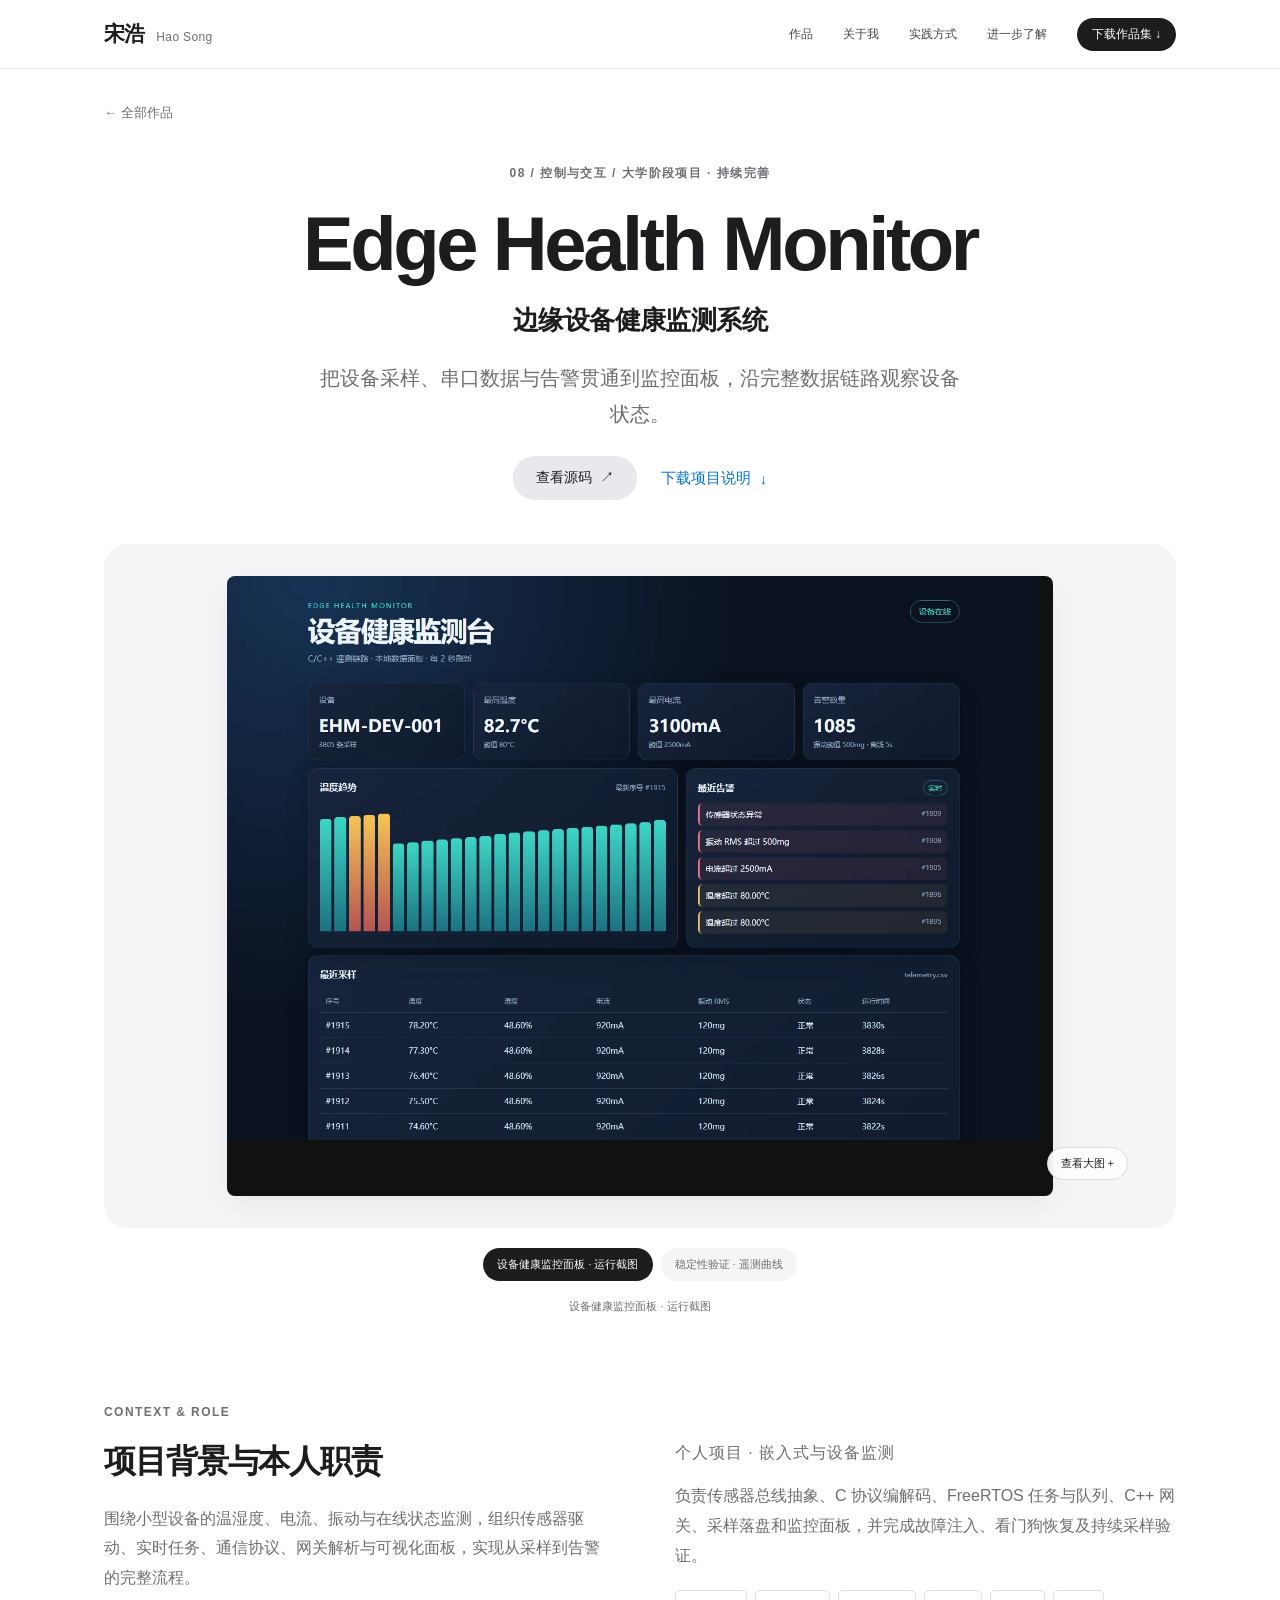
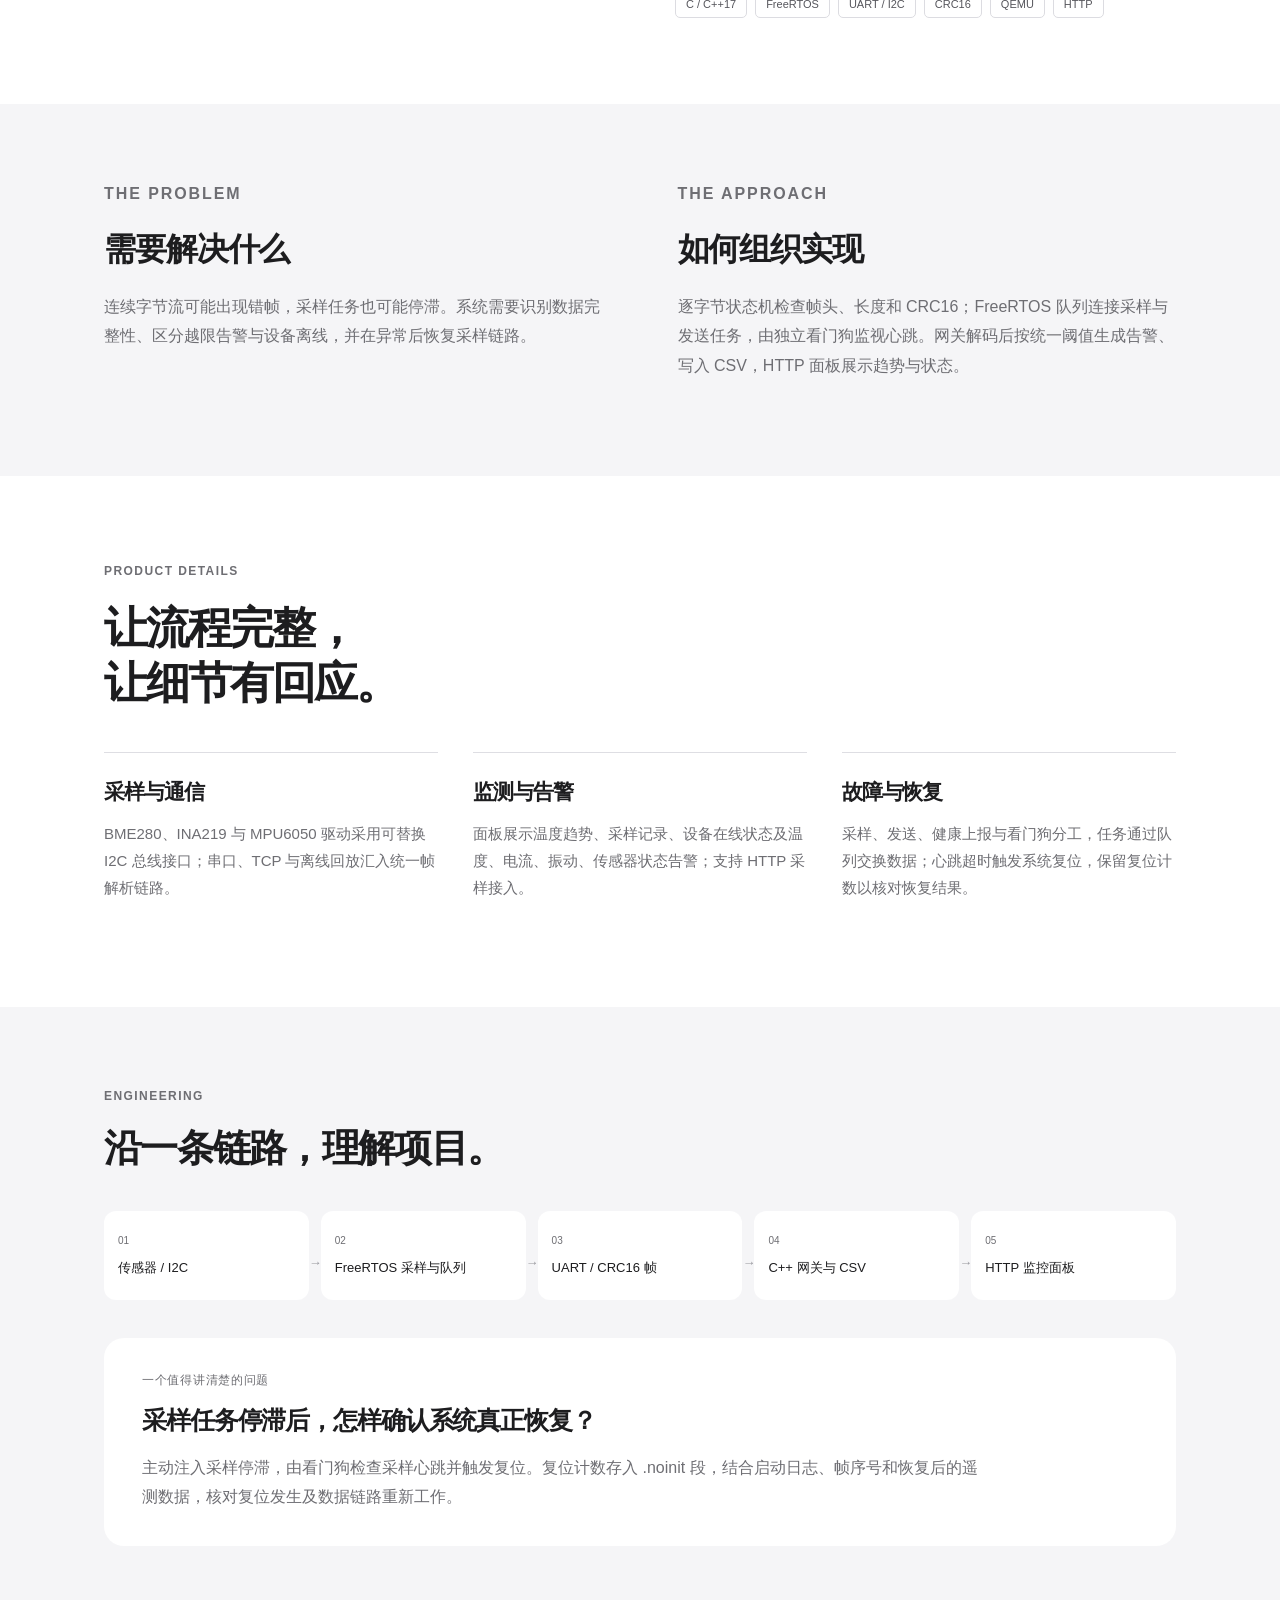
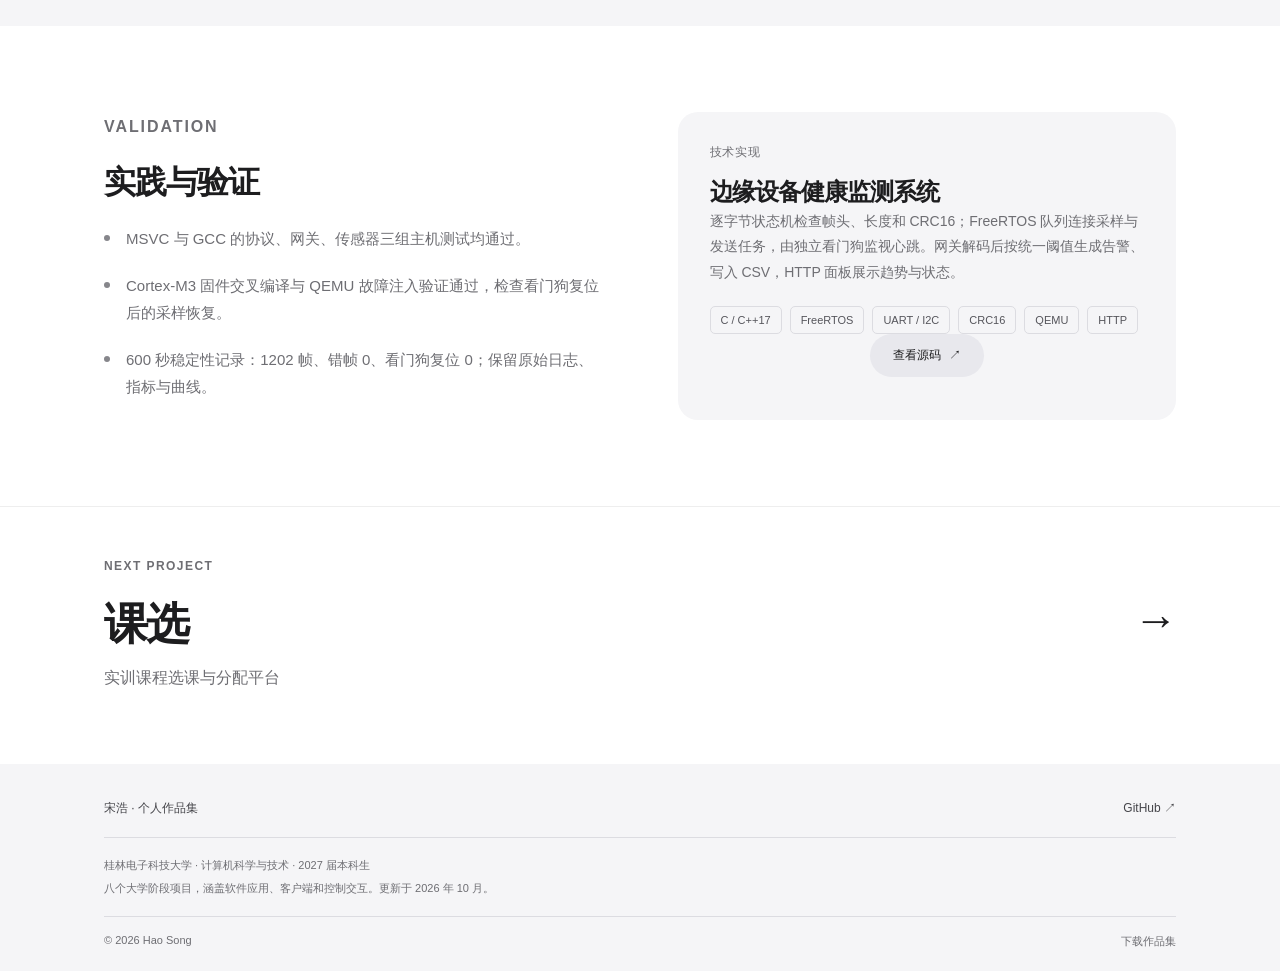
<file: projects/edge.html>
<!doctype html>
<html lang="zh-CN"><head><meta charset="utf-8"><meta name="viewport" content="width=device-width,initial-scale=1">
<title>Edge Health Monitor · 边缘设备健康监测系统 | 宋浩作品集</title><meta name="description" content="把设备采样、串口数据与告警贯通到监控面板，沿完整数据链路观察设备状态。"><meta name="theme-color" content="#f5f5f7"><meta name="robots" content="noindex, nofollow, noarchive"><meta name="referrer" content="no-referrer">
<meta property="og:title" content="Edge Health Monitor · 边缘设备健康监测系统 | 宋浩作品集"><meta property="og:description" content="把设备采样、串口数据与告警贯通到监控面板，沿完整数据链路观察设备状态。"><meta property="og:type" content="website">
<link rel="canonical" href="https://shjhijoaj.github.io/hao-song-portfolio/projects/edge.html"><meta property="og:url" content="https://shjhijoaj.github.io/hao-song-portfolio/projects/edge.html"><meta property="og:site_name" content="宋浩个人作品集"><meta property="og:locale" content="zh_CN">
<meta property="og:image" content="https://shjhijoaj.github.io/hao-song-portfolio/assets/images/share-preview.jpg"><meta property="og:image:width" content="1200"><meta property="og:image:height" content="630"><meta name="twitter:card" content="summary_large_image">
<link rel="icon" href="../assets/favicon.svg" type="image/svg+xml"><link rel="stylesheet" href="../assets/style.css">
<script src="../assets/app.js" defer></script></head><body>
<a class="skip-link" href="#main">跳转到主要内容</a><header class="site-header"><div class="nav-shell"><a class="wordmark" href="../index.html" aria-label="宋浩作品集首页">宋浩<span>Hao Song</span></a>
<button class="menu-toggle" aria-label="打开导航" aria-expanded="false" aria-controls="primary-nav"><span></span><span></span></button>
<nav id="primary-nav" aria-label="主导航"><a href="../index.html#work">作品</a><a href="../index.html#about">关于我</a><a href="../index.html#approach">实践方式</a><a href="../index.html#contact">进一步了解</a><a class="nav-download" href="../downloads/%E5%AE%8B%E6%B5%A9_%E4%B8%AA%E4%BA%BA%E4%BD%9C%E5%93%81%E9%9B%86.pdf" download>下载作品集 <span aria-hidden="true">↓</span></a></nav></div></header><main id="main"><section class="project-intro"><div class="container"><a class="back-link" href="../index.html#work">← 全部作品</a><p class="eyebrow">08 / 控制与交互 / 大学阶段项目 · 持续完善</p><h1>Edge Health Monitor</h1><h2>边缘设备健康监测系统</h2><p class="project-lead">把设备采样、串口数据与告警贯通到监控面板，沿完整数据链路观察设备状态。</p><div class="project-actions"><a class="button secondary" href="https://github.com/shjhijoaj/edge-health-monitor" target="_blank" rel="noopener noreferrer">查看源码 <span aria-hidden="true">↗</span></a><a class="text-link" href="../downloads/projects/edge.md" download>下载项目说明 <span aria-hidden="true">↓</span></a></div></div></section>
<section class="gallery-section"><div class="container"><figure class="project-figure edge"><button class="image-enlarge" aria-label="查看Edge Health Monitor项目大图"><img id="gallery-image" src="../assets/images/edge-1.webp" alt="设备健康监控面板 · 运行截图" width="1440" height="1000"><span class="enlarge-label">查看大图 <span aria-hidden="true">+</span></span></button></figure><div class="gallery-tabs" role="group" aria-label="选择项目截图"><button class="gallery-tab active" data-image="../assets/images/edge-1.webp" data-caption="设备健康监控面板 · 运行截图" aria-pressed="true">设备健康监控面板 · 运行截图</button><button class="gallery-tab " data-image="../assets/images/edge-2.webp" data-caption="稳定性验证 · 遥测曲线" aria-pressed="false">稳定性验证 · 遥测曲线</button></div><p id="gallery-caption" class="gallery-caption" aria-live="polite">设备健康监控面板 · 运行截图</p></div></section>
<section class="project-context"><div class="container context-grid"><div><p class="eyebrow">CONTEXT & ROLE</p><h2>项目背景与本人职责</h2><p>围绕小型设备的温湿度、电流、振动与在线状态监测，组织传感器驱动、实时任务、通信协议、网关解析与可视化面板，实现从采样到告警的完整流程。</p></div><div><p class="small-label">个人项目 · 嵌入式与设备监测</p><p>负责传感器总线抽象、C 协议编解码、FreeRTOS 任务与队列、C++ 网关、采样落盘和监控面板，并完成故障注入、看门狗恢复及持续采样验证。</p><div class="tech-tags"><span>C / C++17</span><span>FreeRTOS</span><span>UART / I2C</span><span>CRC16</span><span>QEMU</span><span>HTTP</span></div></div></div></section>
<section class="problem-section"><div class="container two-column"><div><p class="eyebrow">THE PROBLEM</p><h2>需要解决什么</h2><p>连续字节流可能出现错帧，采样任务也可能停滞。系统需要识别数据完整性、区分越限告警与设备离线，并在异常后恢复采样链路。</p></div><div><p class="eyebrow">THE APPROACH</p><h2>如何组织实现</h2><p>逐字节状态机检查帧头、长度和 CRC16；FreeRTOS 队列连接采样与发送任务，由独立看门狗监视心跳。网关解码后按统一阈值生成告警、写入 CSV，HTTP 面板展示趋势与状态。</p></div></div></section>
<section class="feature-section"><div class="container"><p class="eyebrow">PRODUCT DETAILS</p><h2>让流程完整，<br>让细节有回应。</h2><div class="feature-grid"><article><h3>采样与通信</h3><p>BME280、INA219 与 MPU6050 驱动采用可替换 I2C 总线接口；串口、TCP 与离线回放汇入统一帧解析链路。</p></article><article><h3>监测与告警</h3><p>面板展示温度趋势、采样记录、设备在线状态及温度、电流、振动、传感器状态告警；支持 HTTP 采样接入。</p></article><article><h3>故障与恢复</h3><p>采样、发送、健康上报与看门狗分工，任务通过队列交换数据；心跳超时触发系统复位，保留复位计数以核对恢复结果。</p></article></div></div></section>
<section class="engineering-section" id="engineering"><div class="container"><p class="eyebrow">ENGINEERING</p><h2>沿一条链路，理解项目。</h2><ol class="architecture-flow"><li><span>01</span>传感器 / I2C</li><li><span>02</span>FreeRTOS 采样与队列</li><li><span>03</span>UART / CRC16 帧</li><li><span>04</span>C++ 网关与 CSV</li><li><span>05</span>HTTP 监控面板</li></ol><div class="challenge-panel"><span class="small-label">一个值得讲清楚的问题</span><h3>采样任务停滞后，怎样确认系统真正恢复？</h3><p>主动注入采样停滞，由看门狗检查采样心跳并触发复位。复位计数存入 .noinit 段，结合启动日志、帧序号和恢复后的遥测数据，核对复位发生及数据链路重新工作。</p></div></div></section>
<section class="verification-section"><div class="container two-column"><div><p class="eyebrow">VALIDATION</p><h2>实践与验证</h2><ul class="verification-list"><li>MSVC 与 GCC 的协议、网关、传感器三组主机测试均通过。</li><li>Cortex-M3 固件交叉编译与 QEMU 故障注入验证通过，检查看门狗复位后的采样恢复。</li><li>600 秒稳定性记录：1202 帧、错帧 0、看门狗复位 0；保留原始日志、指标与曲线。</li></ul></div><div class="boundary-panel"><span class="small-label">技术实现</span><h3>边缘设备健康监测系统</h3><p>逐字节状态机检查帧头、长度和 CRC16；FreeRTOS 队列连接采样与发送任务，由独立看门狗监视心跳。网关解码后按统一阈值生成告警、写入 CSV，HTTP 面板展示趋势与状态。</p><div class="tech-tags"><span>C / C++17</span><span>FreeRTOS</span><span>UART / I2C</span><span>CRC16</span><span>QEMU</span><span>HTTP</span></div><div class="project-actions"><a class="button secondary" href="https://github.com/shjhijoaj/edge-health-monitor" target="_blank" rel="noopener noreferrer">查看源码 <span aria-hidden="true">↗</span></a></div></div></div></section>
<section class="next-project"><div class="container"><a href="course.html"><span class="eyebrow">NEXT PROJECT</span><strong>课选 <span aria-hidden="true">→</span></strong><span>实训课程选课与分配平台</span></a></div></section></main><dialog class="image-dialog" aria-label="项目大图"><button class="dialog-close" aria-label="关闭大图">关闭 ×</button><img alt=""><p></p></dialog><footer class="site-footer"><div class="container"><div class="footer-top"><span>宋浩 · 个人作品集</span><a href="https://github.com/shjhijoaj" target="_blank" rel="noopener noreferrer">GitHub <span aria-hidden="true">↗</span></a></div><p>桂林电子科技大学 · 计算机科学与技术 · 2027 届本科生</p><p>八个大学阶段项目，涵盖软件应用、客户端和控制交互。更新于 2026 年 10 月。</p><div class="footer-bottom"><span>© 2026 Hao Song</span><a href="../downloads/%E5%AE%8B%E6%B5%A9_%E4%B8%AA%E4%BA%BA%E4%BD%9C%E5%93%81%E9%9B%86.pdf" download>下载作品集</a></div></div></footer><div class="toast" role="status" aria-live="polite"></div></body></html>
</file>
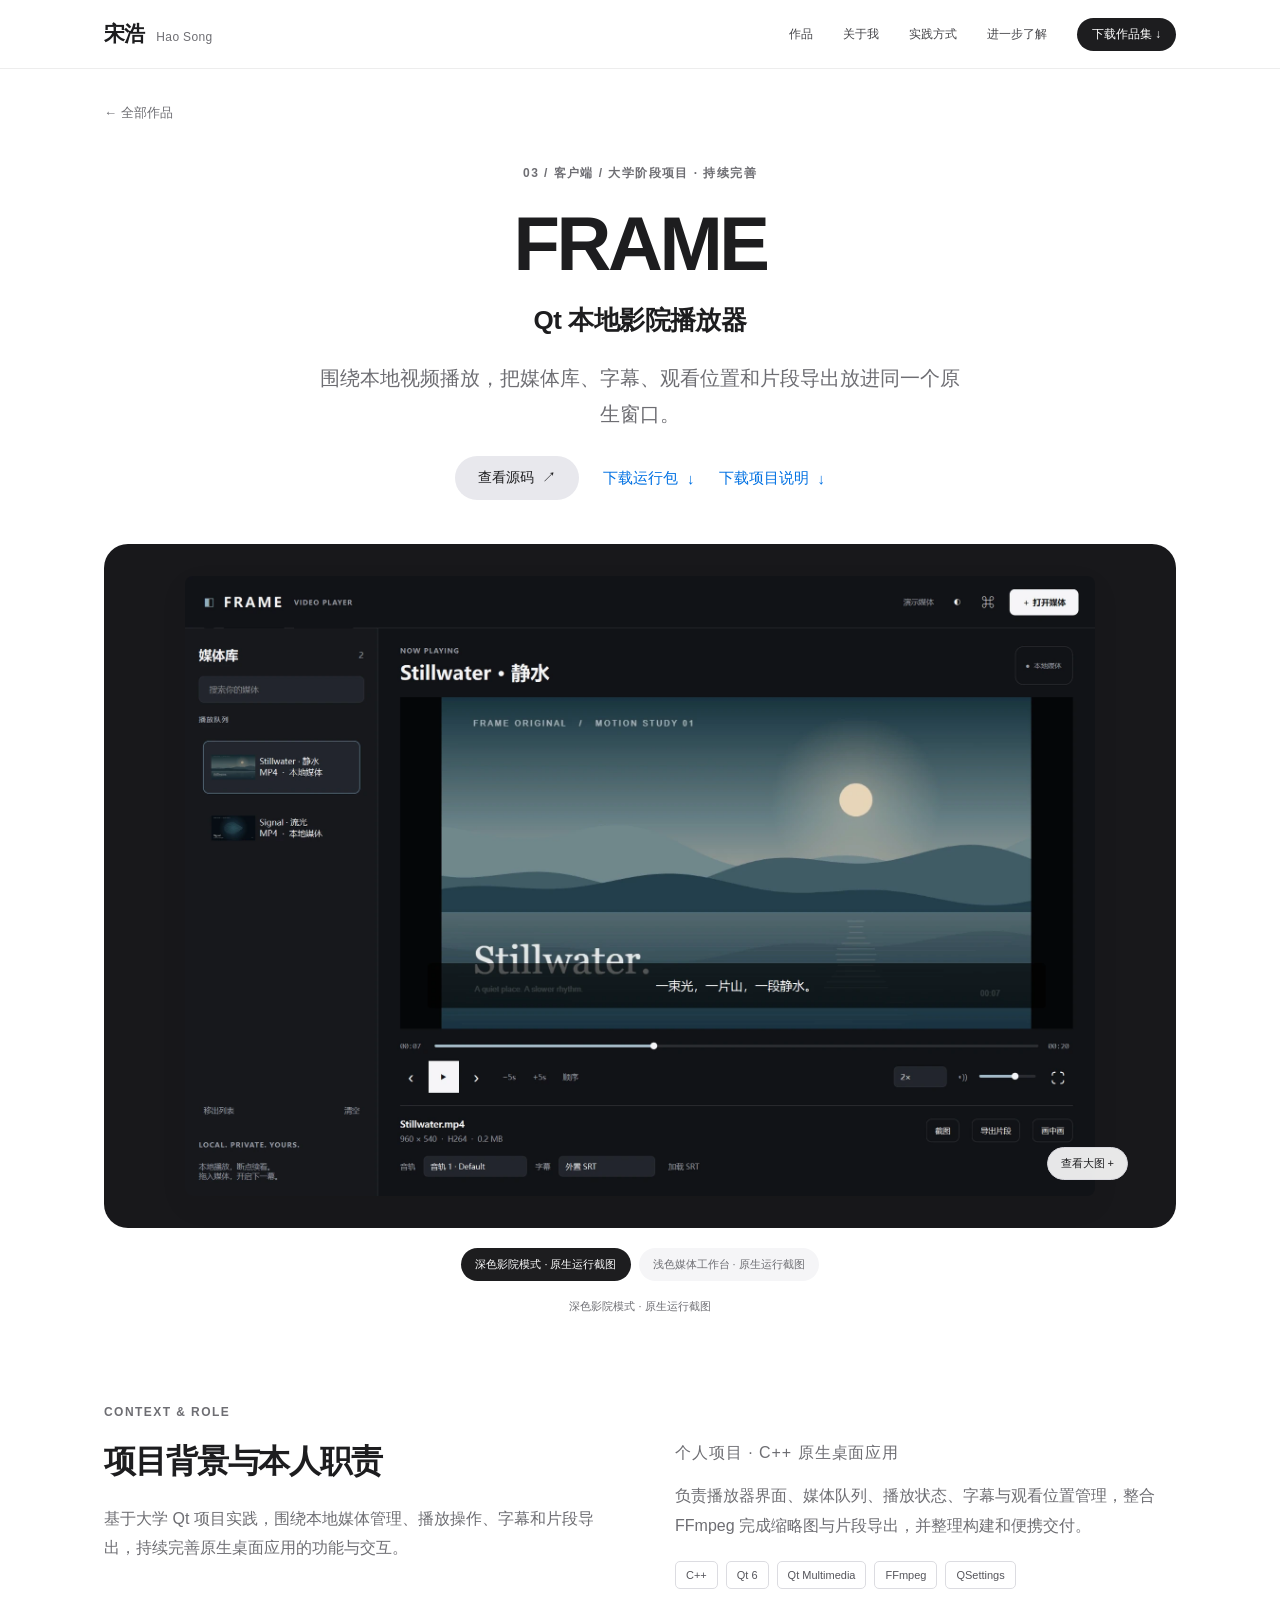
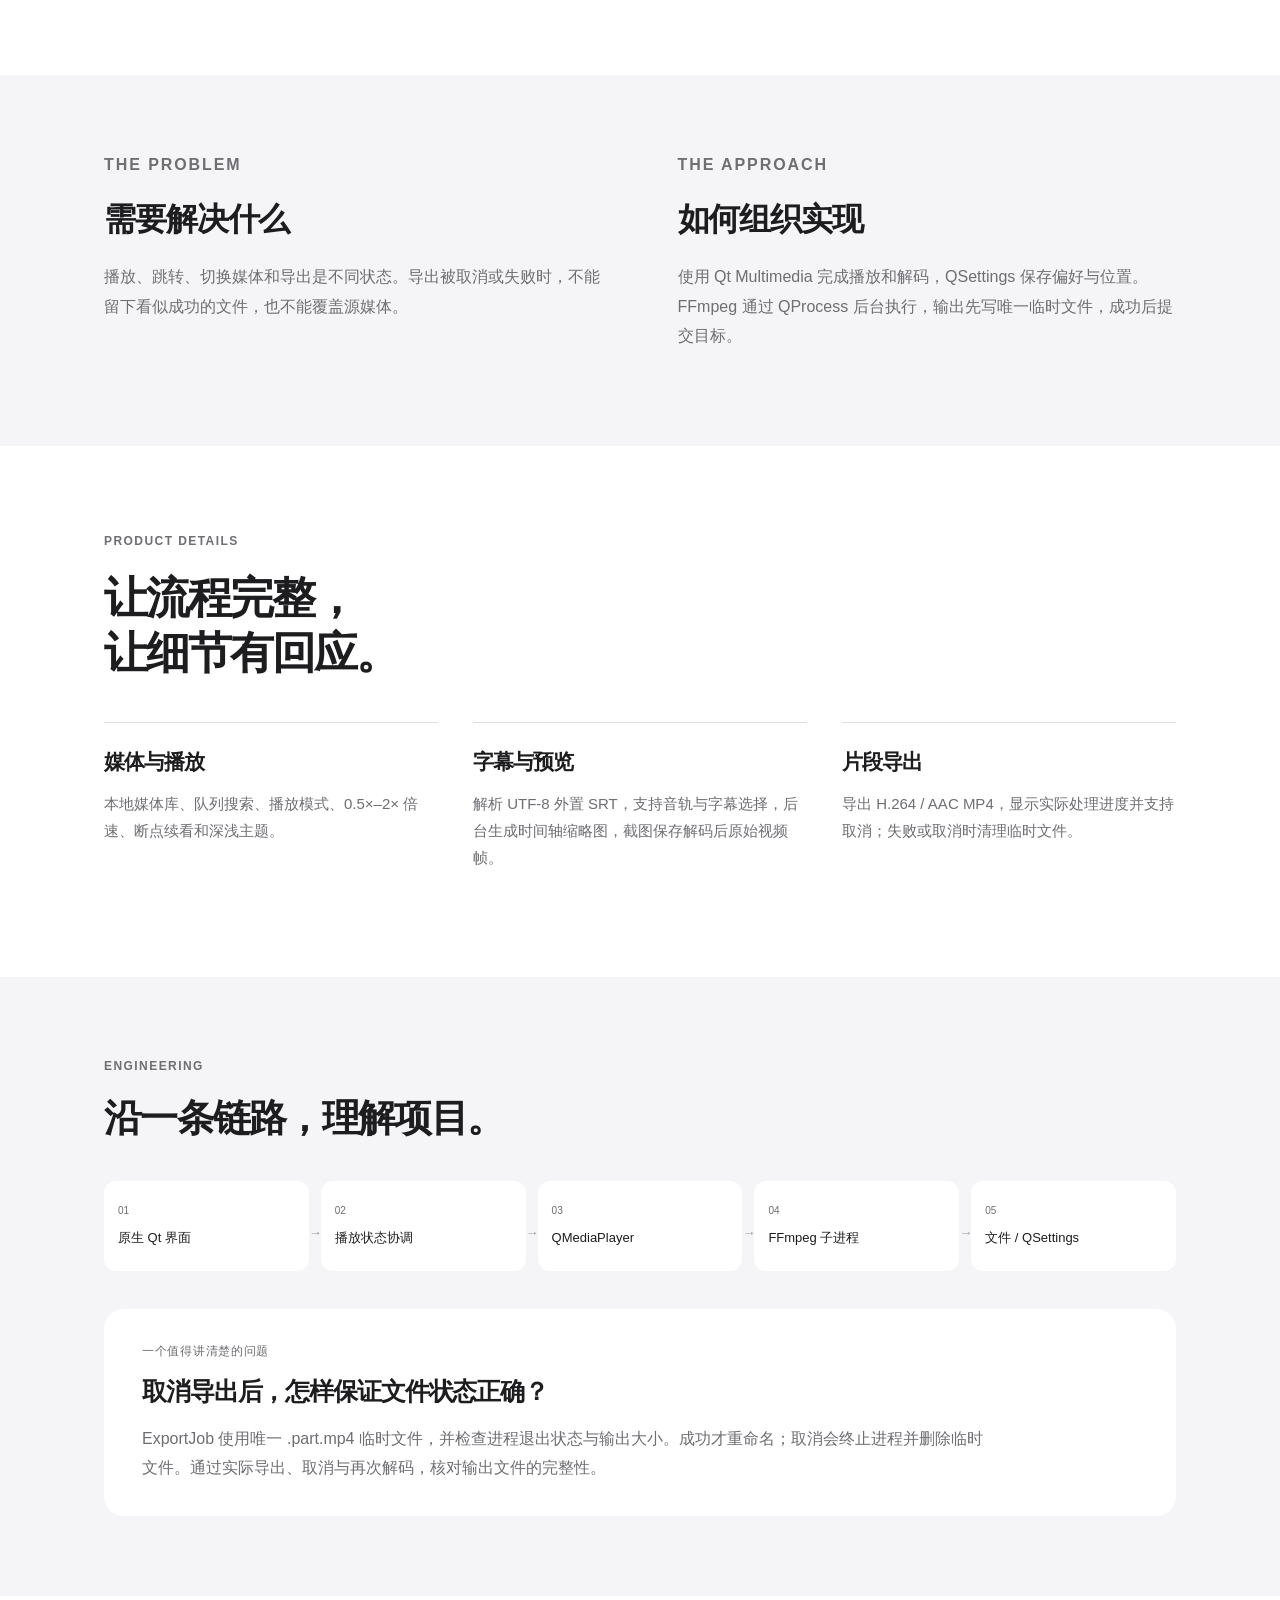
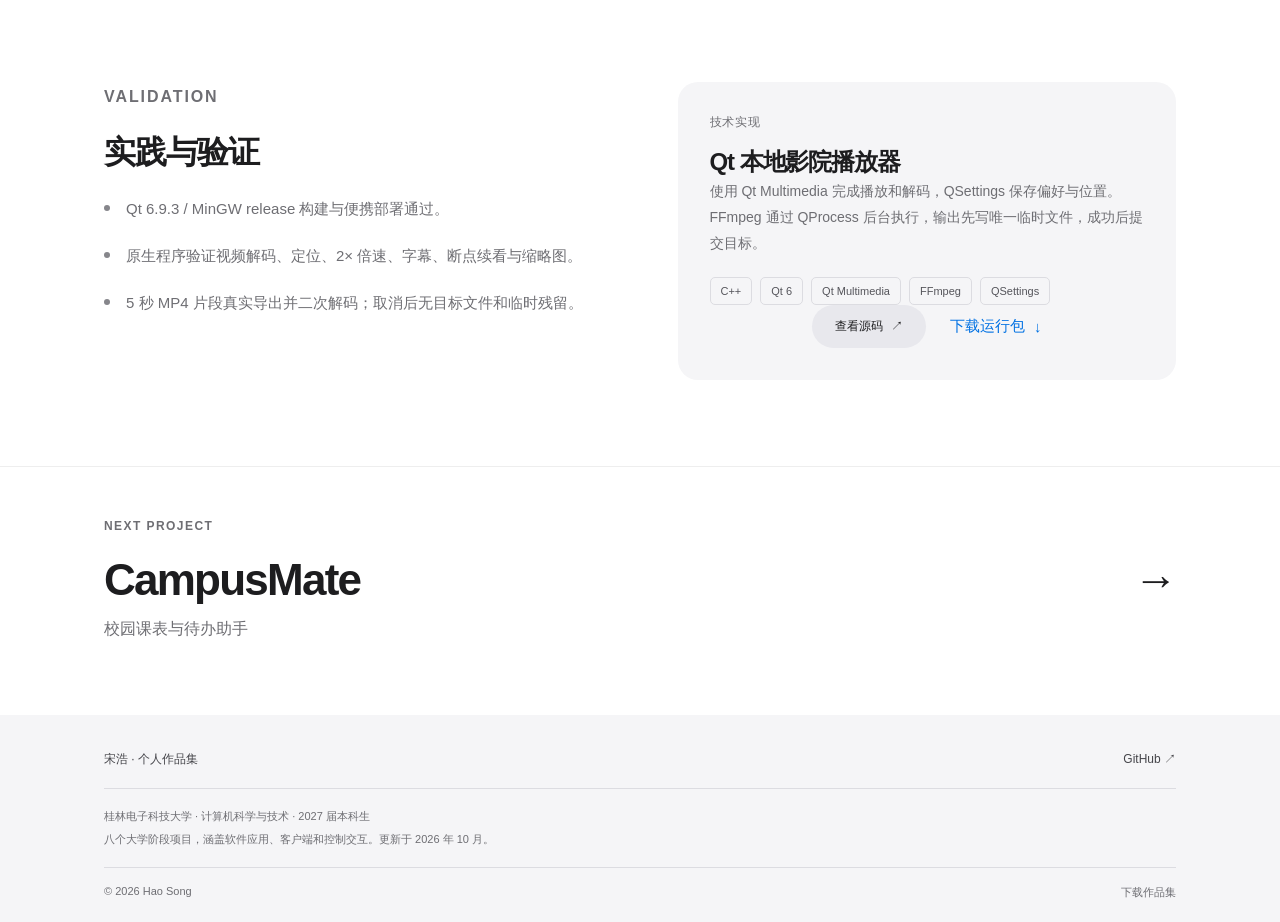
<file: projects/frame.html>
<!doctype html>
<html lang="zh-CN"><head><meta charset="utf-8"><meta name="viewport" content="width=device-width,initial-scale=1">
<title>FRAME · Qt 本地影院播放器 | 宋浩作品集</title><meta name="description" content="围绕本地视频播放，把媒体库、字幕、观看位置和片段导出放进同一个原生窗口。"><meta name="theme-color" content="#f5f5f7"><meta name="robots" content="noindex, nofollow, noarchive"><meta name="referrer" content="no-referrer">
<meta property="og:title" content="FRAME · Qt 本地影院播放器 | 宋浩作品集"><meta property="og:description" content="围绕本地视频播放，把媒体库、字幕、观看位置和片段导出放进同一个原生窗口。"><meta property="og:type" content="website">
<link rel="canonical" href="https://shjhijoaj.github.io/hao-song-portfolio/projects/frame.html"><meta property="og:url" content="https://shjhijoaj.github.io/hao-song-portfolio/projects/frame.html"><meta property="og:site_name" content="宋浩个人作品集"><meta property="og:locale" content="zh_CN">
<meta property="og:image" content="https://shjhijoaj.github.io/hao-song-portfolio/assets/images/share-preview.jpg"><meta property="og:image:width" content="1200"><meta property="og:image:height" content="630"><meta name="twitter:card" content="summary_large_image">
<link rel="icon" href="../assets/favicon.svg" type="image/svg+xml"><link rel="stylesheet" href="../assets/style.css">
<script src="../assets/app.js" defer></script></head><body>
<a class="skip-link" href="#main">跳转到主要内容</a><header class="site-header"><div class="nav-shell"><a class="wordmark" href="../index.html" aria-label="宋浩作品集首页">宋浩<span>Hao Song</span></a>
<button class="menu-toggle" aria-label="打开导航" aria-expanded="false" aria-controls="primary-nav"><span></span><span></span></button>
<nav id="primary-nav" aria-label="主导航"><a href="../index.html#work">作品</a><a href="../index.html#about">关于我</a><a href="../index.html#approach">实践方式</a><a href="../index.html#contact">进一步了解</a><a class="nav-download" href="../downloads/%E5%AE%8B%E6%B5%A9_%E4%B8%AA%E4%BA%BA%E4%BD%9C%E5%93%81%E9%9B%86.pdf" download>下载作品集 <span aria-hidden="true">↓</span></a></nav></div></header><main id="main"><section class="project-intro"><div class="container"><a class="back-link" href="../index.html#work">← 全部作品</a><p class="eyebrow">03 / 客户端 / 大学阶段项目 · 持续完善</p><h1>FRAME</h1><h2>Qt 本地影院播放器</h2><p class="project-lead">围绕本地视频播放，把媒体库、字幕、观看位置和片段导出放进同一个原生窗口。</p><div class="project-actions"><a class="button secondary" href="https://github.com/shjhijoaj/frame-qt-player" target="_blank" rel="noopener noreferrer">查看源码 <span aria-hidden="true">↗</span></a><a class="text-link" href="https://github.com/shjhijoaj/frame-qt-player/releases/tag/v2.0.0" target="_blank" rel="noopener noreferrer">下载运行包 <span aria-hidden="true">↓</span></a><a class="text-link" href="../downloads/projects/frame.md" download>下载项目说明 <span aria-hidden="true">↓</span></a></div></div></section>
<section class="gallery-section"><div class="container"><figure class="project-figure frame"><button class="image-enlarge" aria-label="查看FRAME项目大图"><img id="gallery-image" src="../assets/images/frame-1.webp" alt="深色影院模式 · 原生运行截图" width="1440" height="1000"><span class="enlarge-label">查看大图 <span aria-hidden="true">+</span></span></button></figure><div class="gallery-tabs" role="group" aria-label="选择项目截图"><button class="gallery-tab active" data-image="../assets/images/frame-1.webp" data-caption="深色影院模式 · 原生运行截图" aria-pressed="true">深色影院模式 · 原生运行截图</button><button class="gallery-tab " data-image="../assets/images/frame-2.webp" data-caption="浅色媒体工作台 · 原生运行截图" aria-pressed="false">浅色媒体工作台 · 原生运行截图</button></div><p id="gallery-caption" class="gallery-caption" aria-live="polite">深色影院模式 · 原生运行截图</p></div></section>
<section class="project-context"><div class="container context-grid"><div><p class="eyebrow">CONTEXT & ROLE</p><h2>项目背景与本人职责</h2><p>基于大学 Qt 项目实践，围绕本地媒体管理、播放操作、字幕和片段导出，持续完善原生桌面应用的功能与交互。</p></div><div><p class="small-label">个人项目 · C++ 原生桌面应用</p><p>负责播放器界面、媒体队列、播放状态、字幕与观看位置管理，整合 FFmpeg 完成缩略图与片段导出，并整理构建和便携交付。</p><div class="tech-tags"><span>C++</span><span>Qt 6</span><span>Qt Multimedia</span><span>FFmpeg</span><span>QSettings</span></div></div></div></section>
<section class="problem-section"><div class="container two-column"><div><p class="eyebrow">THE PROBLEM</p><h2>需要解决什么</h2><p>播放、跳转、切换媒体和导出是不同状态。导出被取消或失败时，不能留下看似成功的文件，也不能覆盖源媒体。</p></div><div><p class="eyebrow">THE APPROACH</p><h2>如何组织实现</h2><p>使用 Qt Multimedia 完成播放和解码，QSettings 保存偏好与位置。FFmpeg 通过 QProcess 后台执行，输出先写唯一临时文件，成功后提交目标。</p></div></div></section>
<section class="feature-section"><div class="container"><p class="eyebrow">PRODUCT DETAILS</p><h2>让流程完整，<br>让细节有回应。</h2><div class="feature-grid"><article><h3>媒体与播放</h3><p>本地媒体库、队列搜索、播放模式、0.5×–2× 倍速、断点续看和深浅主题。</p></article><article><h3>字幕与预览</h3><p>解析 UTF-8 外置 SRT，支持音轨与字幕选择，后台生成时间轴缩略图，截图保存解码后原始视频帧。</p></article><article><h3>片段导出</h3><p>导出 H.264 / AAC MP4，显示实际处理进度并支持取消；失败或取消时清理临时文件。</p></article></div></div></section>
<section class="engineering-section" id="engineering"><div class="container"><p class="eyebrow">ENGINEERING</p><h2>沿一条链路，理解项目。</h2><ol class="architecture-flow"><li><span>01</span>原生 Qt 界面</li><li><span>02</span>播放状态协调</li><li><span>03</span>QMediaPlayer</li><li><span>04</span>FFmpeg 子进程</li><li><span>05</span>文件 / QSettings</li></ol><div class="challenge-panel"><span class="small-label">一个值得讲清楚的问题</span><h3>取消导出后，怎样保证文件状态正确？</h3><p>ExportJob 使用唯一 .part.mp4 临时文件，并检查进程退出状态与输出大小。成功才重命名；取消会终止进程并删除临时文件。通过实际导出、取消与再次解码，核对输出文件的完整性。</p></div></div></section>
<section class="verification-section"><div class="container two-column"><div><p class="eyebrow">VALIDATION</p><h2>实践与验证</h2><ul class="verification-list"><li>Qt 6.9.3 / MinGW release 构建与便携部署通过。</li><li>原生程序验证视频解码、定位、2× 倍速、字幕、断点续看与缩略图。</li><li>5 秒 MP4 片段真实导出并二次解码；取消后无目标文件和临时残留。</li></ul></div><div class="boundary-panel"><span class="small-label">技术实现</span><h3>Qt 本地影院播放器</h3><p>使用 Qt Multimedia 完成播放和解码，QSettings 保存偏好与位置。FFmpeg 通过 QProcess 后台执行，输出先写唯一临时文件，成功后提交目标。</p><div class="tech-tags"><span>C++</span><span>Qt 6</span><span>Qt Multimedia</span><span>FFmpeg</span><span>QSettings</span></div><div class="project-actions"><a class="button secondary" href="https://github.com/shjhijoaj/frame-qt-player" target="_blank" rel="noopener noreferrer">查看源码 <span aria-hidden="true">↗</span></a><a class="text-link" href="https://github.com/shjhijoaj/frame-qt-player/releases/tag/v2.0.0" target="_blank" rel="noopener noreferrer">下载运行包 <span aria-hidden="true">↓</span></a></div></div></div></section>
<section class="next-project"><div class="container"><a href="campus.html"><span class="eyebrow">NEXT PROJECT</span><strong>CampusMate <span aria-hidden="true">→</span></strong><span>校园课表与待办助手</span></a></div></section></main><dialog class="image-dialog" aria-label="项目大图"><button class="dialog-close" aria-label="关闭大图">关闭 ×</button><img alt=""><p></p></dialog><footer class="site-footer"><div class="container"><div class="footer-top"><span>宋浩 · 个人作品集</span><a href="https://github.com/shjhijoaj" target="_blank" rel="noopener noreferrer">GitHub <span aria-hidden="true">↗</span></a></div><p>桂林电子科技大学 · 计算机科学与技术 · 2027 届本科生</p><p>八个大学阶段项目，涵盖软件应用、客户端和控制交互。更新于 2026 年 10 月。</p><div class="footer-bottom"><span>© 2026 Hao Song</span><a href="../downloads/%E5%AE%8B%E6%B5%A9_%E4%B8%AA%E4%BA%BA%E4%BD%9C%E5%93%81%E9%9B%86.pdf" download>下载作品集</a></div></div></footer><div class="toast" role="status" aria-live="polite"></div></body></html>
</file>
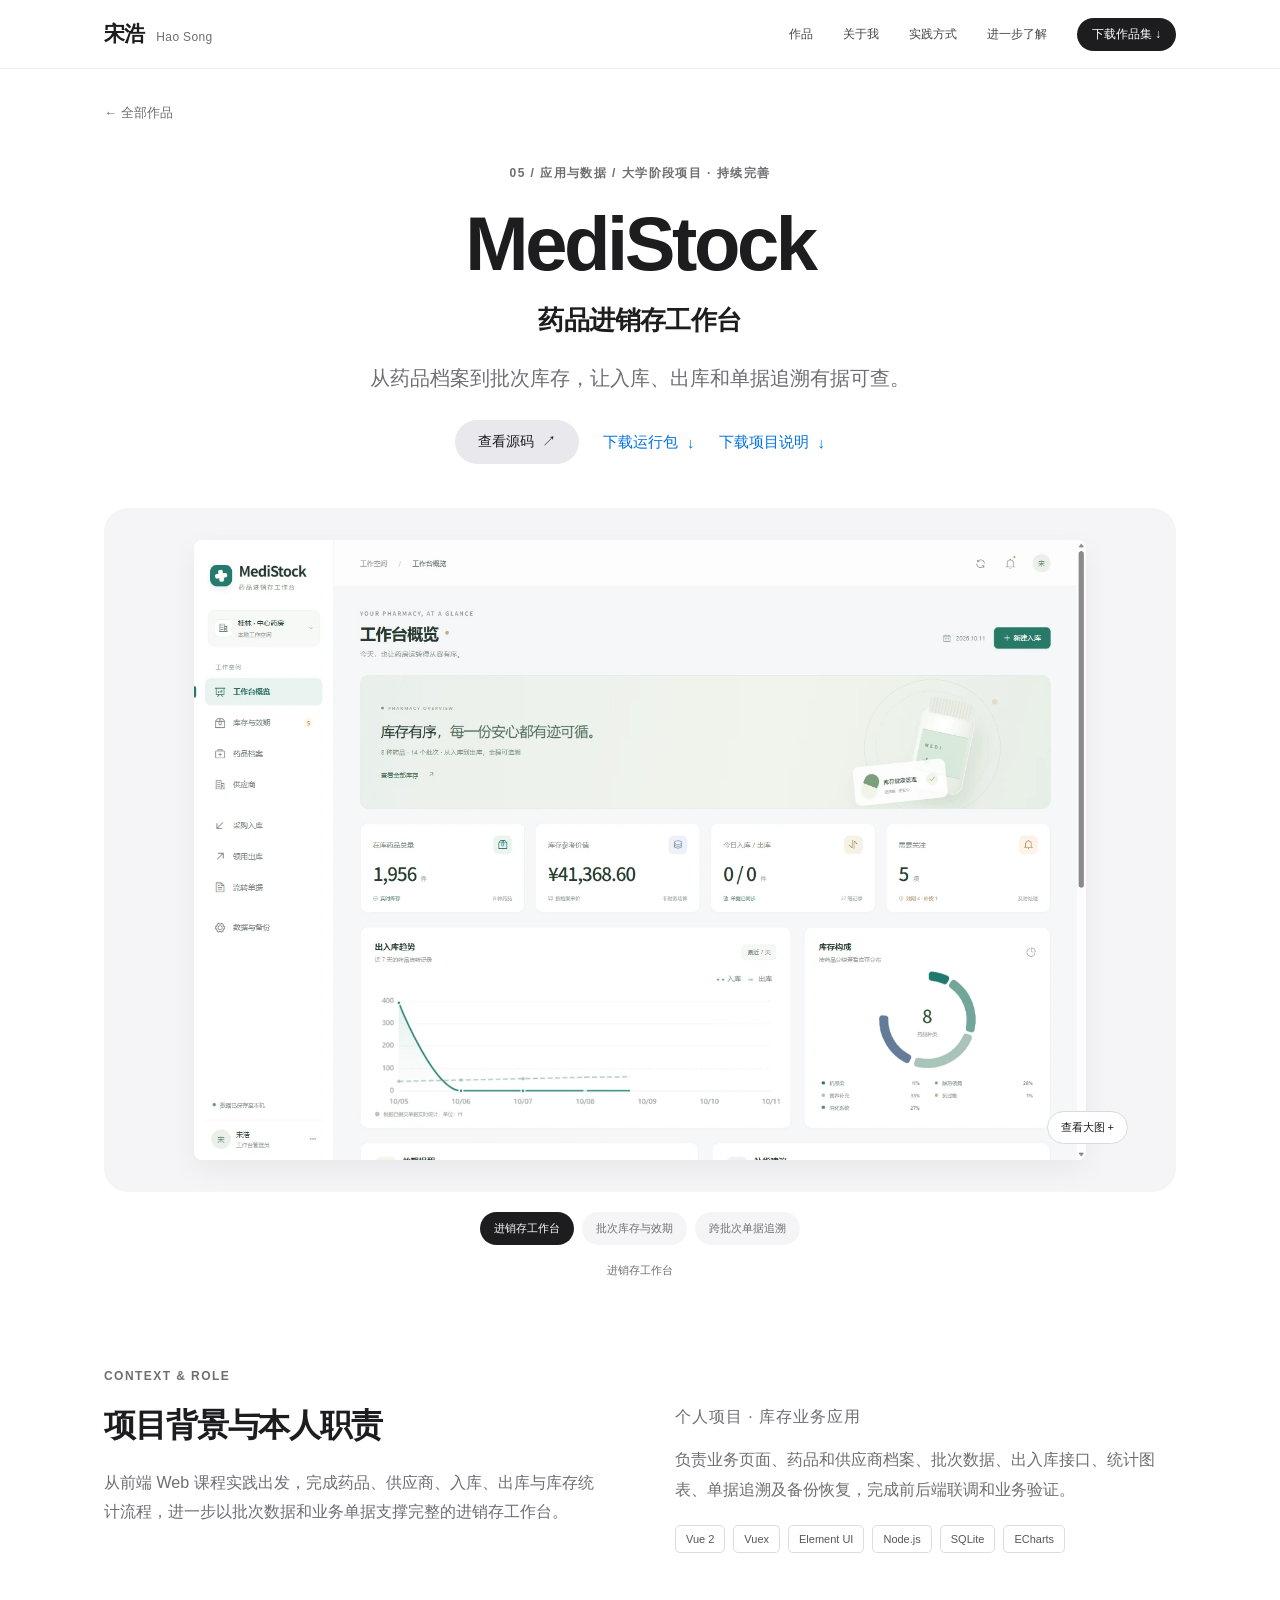
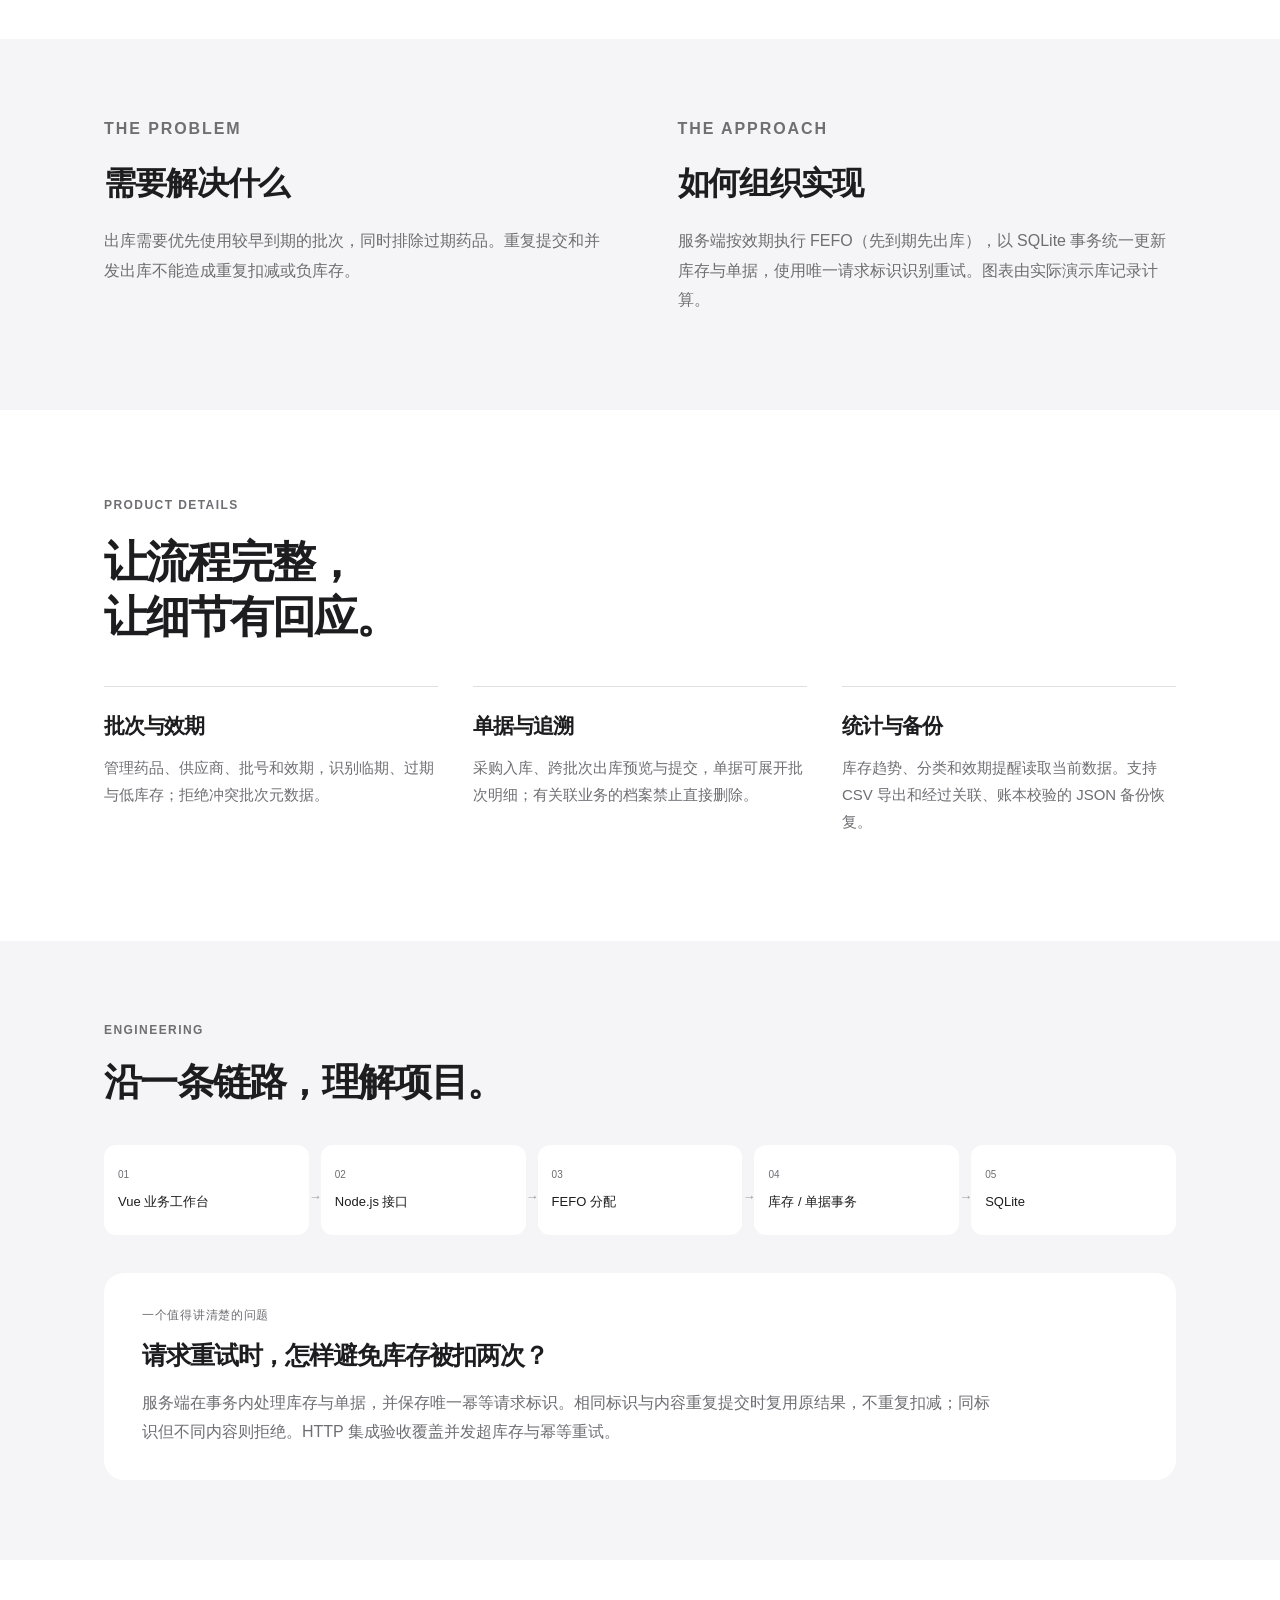
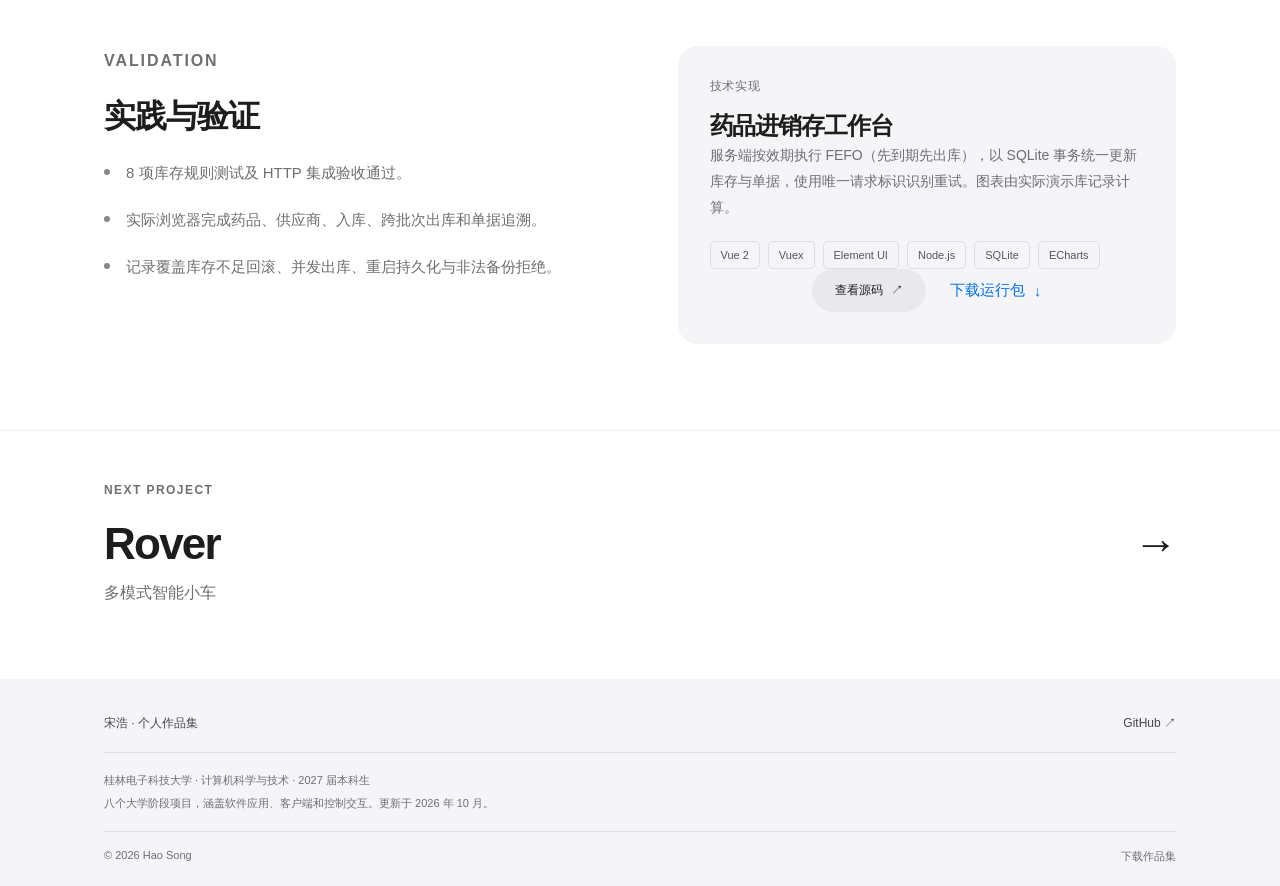
<file: projects/medistock.html>
<!doctype html>
<html lang="zh-CN"><head><meta charset="utf-8"><meta name="viewport" content="width=device-width,initial-scale=1">
<title>MediStock · 药品进销存工作台 | 宋浩作品集</title><meta name="description" content="从药品档案到批次库存，让入库、出库和单据追溯有据可查。"><meta name="theme-color" content="#f5f5f7"><meta name="robots" content="noindex, nofollow, noarchive"><meta name="referrer" content="no-referrer">
<meta property="og:title" content="MediStock · 药品进销存工作台 | 宋浩作品集"><meta property="og:description" content="从药品档案到批次库存，让入库、出库和单据追溯有据可查。"><meta property="og:type" content="website">
<link rel="canonical" href="https://shjhijoaj.github.io/hao-song-portfolio/projects/medistock.html"><meta property="og:url" content="https://shjhijoaj.github.io/hao-song-portfolio/projects/medistock.html"><meta property="og:site_name" content="宋浩个人作品集"><meta property="og:locale" content="zh_CN">
<meta property="og:image" content="https://shjhijoaj.github.io/hao-song-portfolio/assets/images/share-preview.jpg"><meta property="og:image:width" content="1200"><meta property="og:image:height" content="630"><meta name="twitter:card" content="summary_large_image">
<link rel="icon" href="../assets/favicon.svg" type="image/svg+xml"><link rel="stylesheet" href="../assets/style.css">
<script src="../assets/app.js" defer></script></head><body>
<a class="skip-link" href="#main">跳转到主要内容</a><header class="site-header"><div class="nav-shell"><a class="wordmark" href="../index.html" aria-label="宋浩作品集首页">宋浩<span>Hao Song</span></a>
<button class="menu-toggle" aria-label="打开导航" aria-expanded="false" aria-controls="primary-nav"><span></span><span></span></button>
<nav id="primary-nav" aria-label="主导航"><a href="../index.html#work">作品</a><a href="../index.html#about">关于我</a><a href="../index.html#approach">实践方式</a><a href="../index.html#contact">进一步了解</a><a class="nav-download" href="../downloads/%E5%AE%8B%E6%B5%A9_%E4%B8%AA%E4%BA%BA%E4%BD%9C%E5%93%81%E9%9B%86.pdf" download>下载作品集 <span aria-hidden="true">↓</span></a></nav></div></header><main id="main"><section class="project-intro"><div class="container"><a class="back-link" href="../index.html#work">← 全部作品</a><p class="eyebrow">05 / 应用与数据 / 大学阶段项目 · 持续完善</p><h1>MediStock</h1><h2>药品进销存工作台</h2><p class="project-lead">从药品档案到批次库存，让入库、出库和单据追溯有据可查。</p><div class="project-actions"><a class="button secondary" href="https://github.com/shjhijoaj/medistock" target="_blank" rel="noopener noreferrer">查看源码 <span aria-hidden="true">↗</span></a><a class="text-link" href="https://github.com/shjhijoaj/medistock/releases/tag/v2.0.1" target="_blank" rel="noopener noreferrer">下载运行包 <span aria-hidden="true">↓</span></a><a class="text-link" href="../downloads/projects/medistock.md" download>下载项目说明 <span aria-hidden="true">↓</span></a></div></div></section>
<section class="gallery-section"><div class="container"><figure class="project-figure medistock"><button class="image-enlarge" aria-label="查看MediStock项目大图"><img id="gallery-image" src="../assets/images/medistock-1.webp" alt="进销存工作台" width="1440" height="1000"><span class="enlarge-label">查看大图 <span aria-hidden="true">+</span></span></button></figure><div class="gallery-tabs" role="group" aria-label="选择项目截图"><button class="gallery-tab active" data-image="../assets/images/medistock-1.webp" data-caption="进销存工作台" aria-pressed="true">进销存工作台</button><button class="gallery-tab " data-image="../assets/images/medistock-2.webp" data-caption="批次库存与效期" aria-pressed="false">批次库存与效期</button><button class="gallery-tab " data-image="../assets/images/medistock-3.webp" data-caption="跨批次单据追溯" aria-pressed="false">跨批次单据追溯</button></div><p id="gallery-caption" class="gallery-caption" aria-live="polite">进销存工作台</p></div></section>
<section class="project-context"><div class="container context-grid"><div><p class="eyebrow">CONTEXT & ROLE</p><h2>项目背景与本人职责</h2><p>从前端 Web 课程实践出发，完成药品、供应商、入库、出库与库存统计流程，进一步以批次数据和业务单据支撑完整的进销存工作台。</p></div><div><p class="small-label">个人项目 · 库存业务应用</p><p>负责业务页面、药品和供应商档案、批次数据、出入库接口、统计图表、单据追溯及备份恢复，完成前后端联调和业务验证。</p><div class="tech-tags"><span>Vue 2</span><span>Vuex</span><span>Element UI</span><span>Node.js</span><span>SQLite</span><span>ECharts</span></div></div></div></section>
<section class="problem-section"><div class="container two-column"><div><p class="eyebrow">THE PROBLEM</p><h2>需要解决什么</h2><p>出库需要优先使用较早到期的批次，同时排除过期药品。重复提交和并发出库不能造成重复扣减或负库存。</p></div><div><p class="eyebrow">THE APPROACH</p><h2>如何组织实现</h2><p>服务端按效期执行 FEFO（先到期先出库），以 SQLite 事务统一更新库存与单据，使用唯一请求标识识别重试。图表由实际演示库记录计算。</p></div></div></section>
<section class="feature-section"><div class="container"><p class="eyebrow">PRODUCT DETAILS</p><h2>让流程完整，<br>让细节有回应。</h2><div class="feature-grid"><article><h3>批次与效期</h3><p>管理药品、供应商、批号和效期，识别临期、过期与低库存；拒绝冲突批次元数据。</p></article><article><h3>单据与追溯</h3><p>采购入库、跨批次出库预览与提交，单据可展开批次明细；有关联业务的档案禁止直接删除。</p></article><article><h3>统计与备份</h3><p>库存趋势、分类和效期提醒读取当前数据。支持 CSV 导出和经过关联、账本校验的 JSON 备份恢复。</p></article></div></div></section>
<section class="engineering-section" id="engineering"><div class="container"><p class="eyebrow">ENGINEERING</p><h2>沿一条链路，理解项目。</h2><ol class="architecture-flow"><li><span>01</span>Vue 业务工作台</li><li><span>02</span>Node.js 接口</li><li><span>03</span>FEFO 分配</li><li><span>04</span>库存 / 单据事务</li><li><span>05</span>SQLite</li></ol><div class="challenge-panel"><span class="small-label">一个值得讲清楚的问题</span><h3>请求重试时，怎样避免库存被扣两次？</h3><p>服务端在事务内处理库存与单据，并保存唯一幂等请求标识。相同标识与内容重复提交时复用原结果，不重复扣减；同标识但不同内容则拒绝。HTTP 集成验收覆盖并发超库存与幂等重试。</p></div></div></section>
<section class="verification-section"><div class="container two-column"><div><p class="eyebrow">VALIDATION</p><h2>实践与验证</h2><ul class="verification-list"><li>8 项库存规则测试及 HTTP 集成验收通过。</li><li>实际浏览器完成药品、供应商、入库、跨批次出库和单据追溯。</li><li>记录覆盖库存不足回滚、并发出库、重启持久化与非法备份拒绝。</li></ul></div><div class="boundary-panel"><span class="small-label">技术实现</span><h3>药品进销存工作台</h3><p>服务端按效期执行 FEFO（先到期先出库），以 SQLite 事务统一更新库存与单据，使用唯一请求标识识别重试。图表由实际演示库记录计算。</p><div class="tech-tags"><span>Vue 2</span><span>Vuex</span><span>Element UI</span><span>Node.js</span><span>SQLite</span><span>ECharts</span></div><div class="project-actions"><a class="button secondary" href="https://github.com/shjhijoaj/medistock" target="_blank" rel="noopener noreferrer">查看源码 <span aria-hidden="true">↗</span></a><a class="text-link" href="https://github.com/shjhijoaj/medistock/releases/tag/v2.0.1" target="_blank" rel="noopener noreferrer">下载运行包 <span aria-hidden="true">↓</span></a></div></div></div></section>
<section class="next-project"><div class="container"><a href="rover.html"><span class="eyebrow">NEXT PROJECT</span><strong>Rover <span aria-hidden="true">→</span></strong><span>多模式智能小车</span></a></div></section></main><dialog class="image-dialog" aria-label="项目大图"><button class="dialog-close" aria-label="关闭大图">关闭 ×</button><img alt=""><p></p></dialog><footer class="site-footer"><div class="container"><div class="footer-top"><span>宋浩 · 个人作品集</span><a href="https://github.com/shjhijoaj" target="_blank" rel="noopener noreferrer">GitHub <span aria-hidden="true">↗</span></a></div><p>桂林电子科技大学 · 计算机科学与技术 · 2027 届本科生</p><p>八个大学阶段项目，涵盖软件应用、客户端和控制交互。更新于 2026 年 10 月。</p><div class="footer-bottom"><span>© 2026 Hao Song</span><a href="../downloads/%E5%AE%8B%E6%B5%A9_%E4%B8%AA%E4%BA%BA%E4%BD%9C%E5%93%81%E9%9B%86.pdf" download>下载作品集</a></div></div></footer><div class="toast" role="status" aria-live="polite"></div></body></html>
</file>
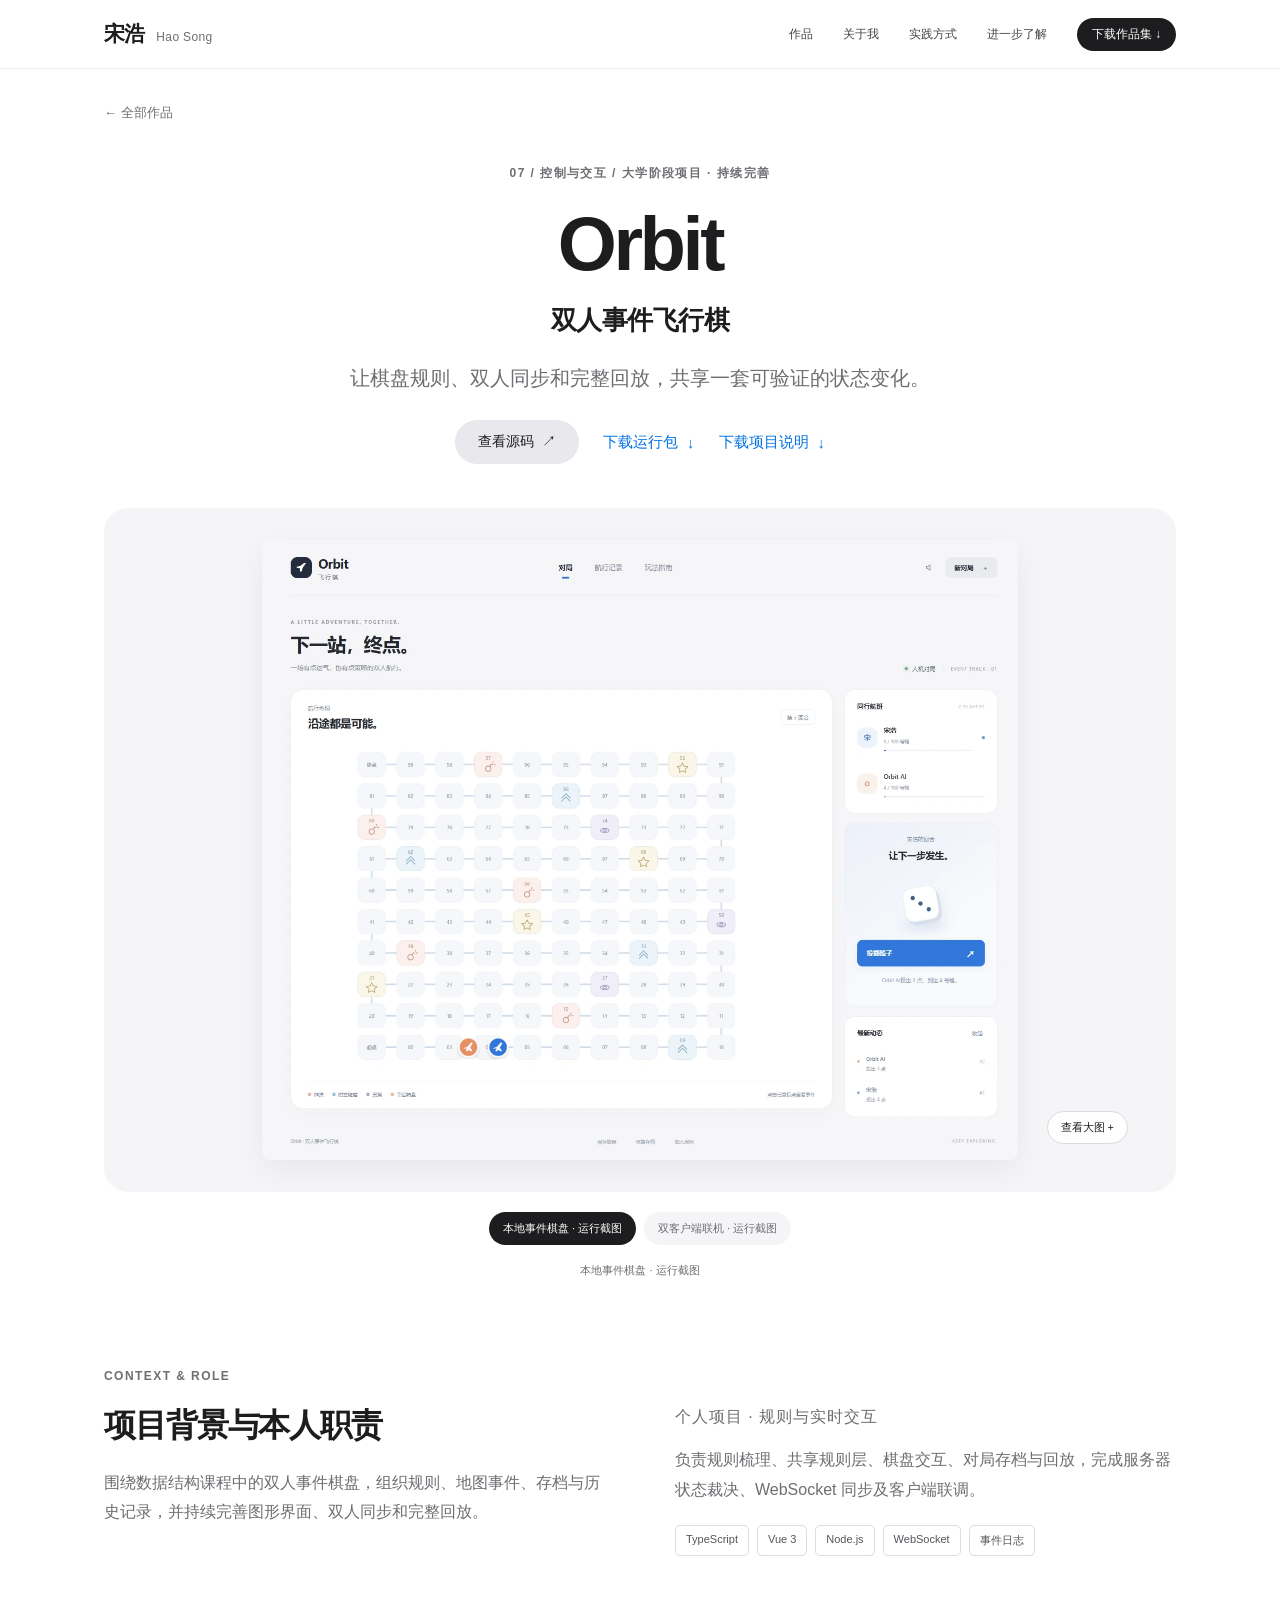
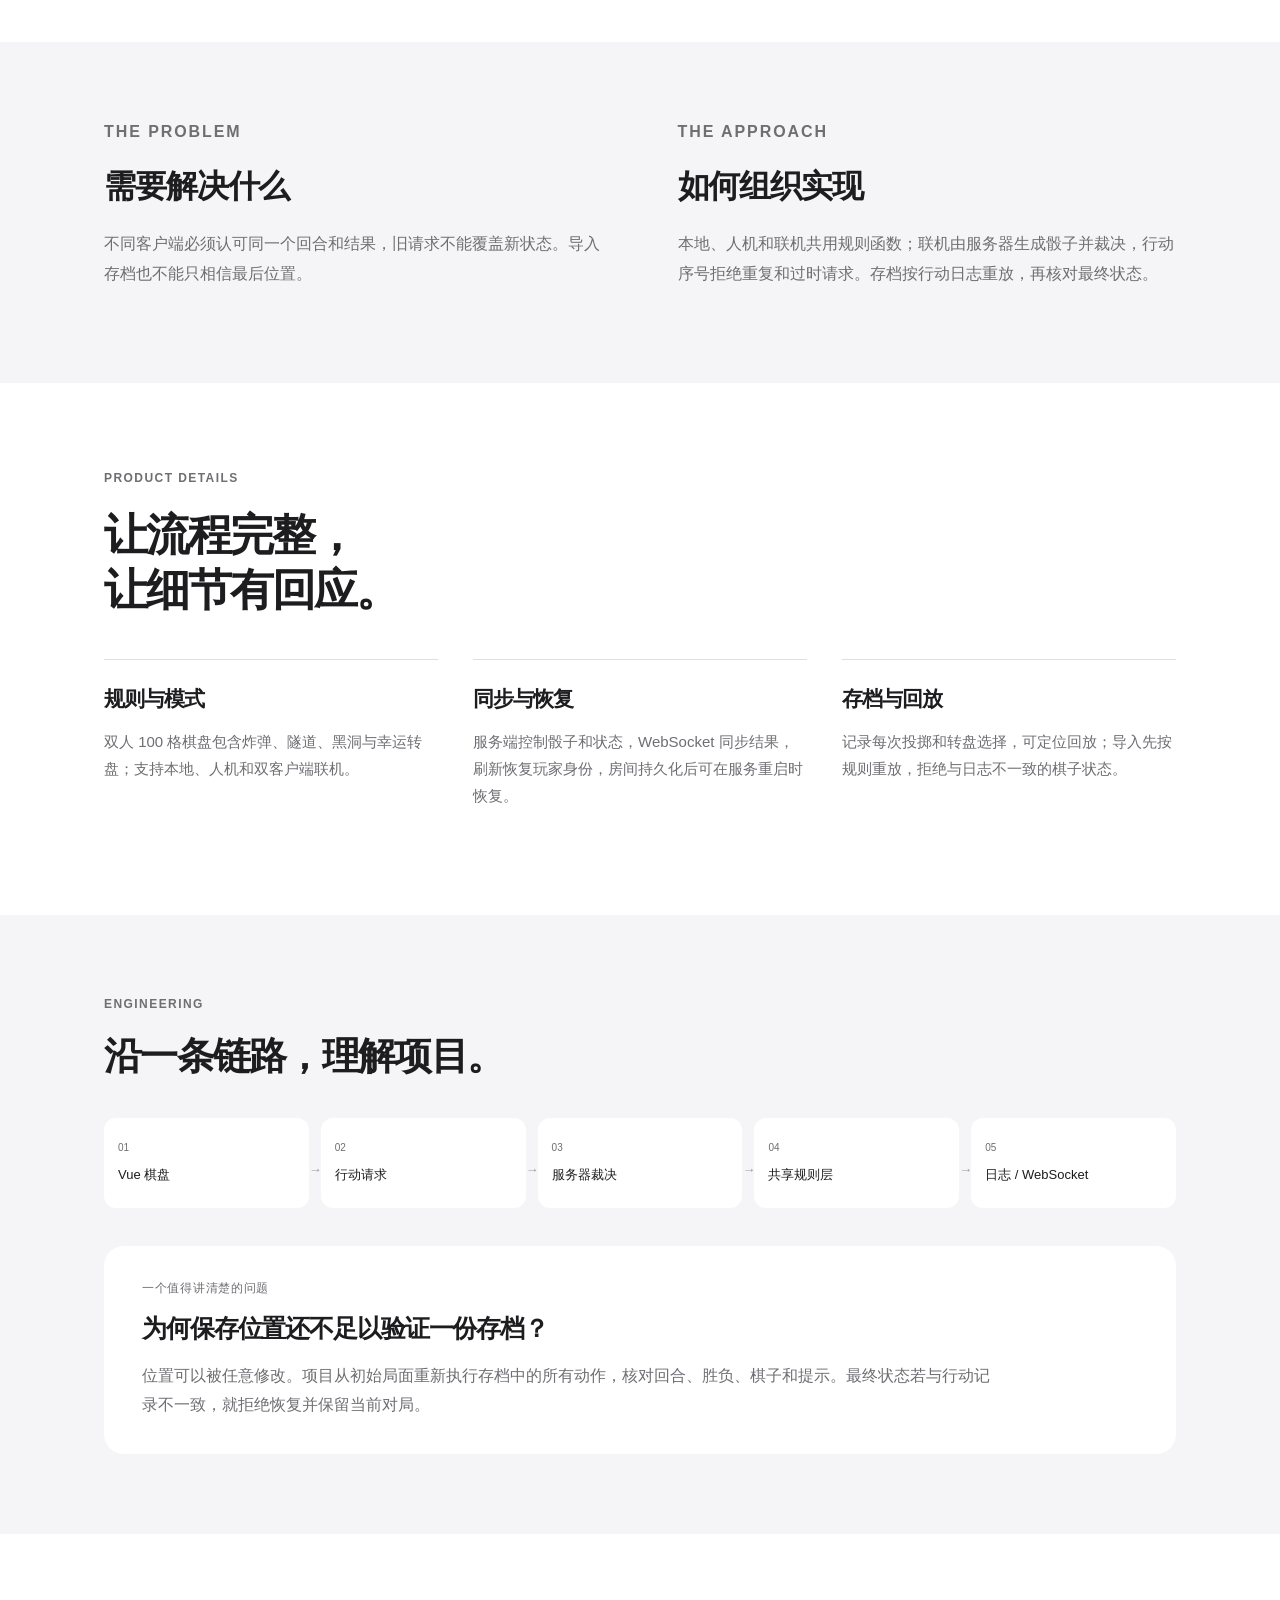
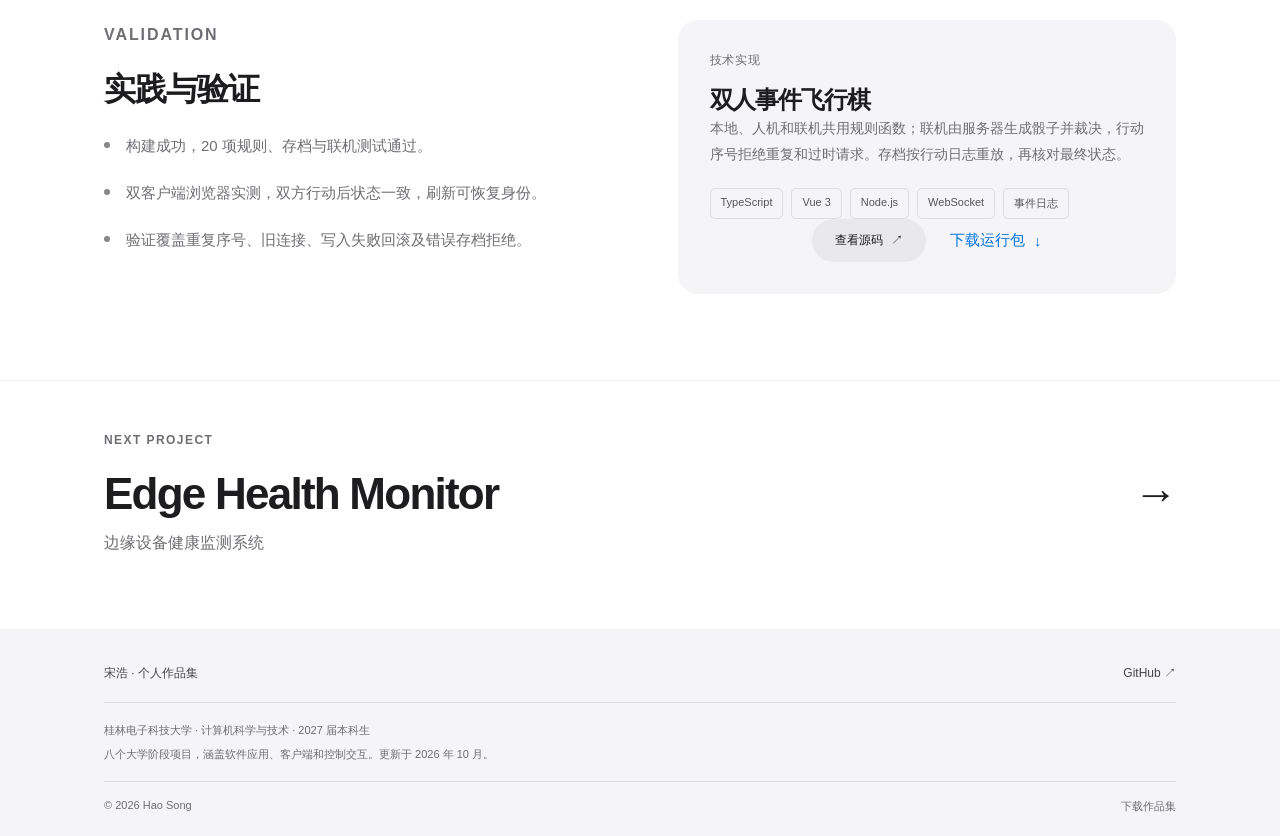
<file: projects/orbit.html>
<!doctype html>
<html lang="zh-CN"><head><meta charset="utf-8"><meta name="viewport" content="width=device-width,initial-scale=1">
<title>Orbit · 双人事件飞行棋 | 宋浩作品集</title><meta name="description" content="让棋盘规则、双人同步和完整回放，共享一套可验证的状态变化。"><meta name="theme-color" content="#f5f5f7"><meta name="robots" content="noindex, nofollow, noarchive"><meta name="referrer" content="no-referrer">
<meta property="og:title" content="Orbit · 双人事件飞行棋 | 宋浩作品集"><meta property="og:description" content="让棋盘规则、双人同步和完整回放，共享一套可验证的状态变化。"><meta property="og:type" content="website">
<link rel="canonical" href="https://shjhijoaj.github.io/hao-song-portfolio/projects/orbit.html"><meta property="og:url" content="https://shjhijoaj.github.io/hao-song-portfolio/projects/orbit.html"><meta property="og:site_name" content="宋浩个人作品集"><meta property="og:locale" content="zh_CN">
<meta property="og:image" content="https://shjhijoaj.github.io/hao-song-portfolio/assets/images/share-preview.jpg"><meta property="og:image:width" content="1200"><meta property="og:image:height" content="630"><meta name="twitter:card" content="summary_large_image">
<link rel="icon" href="../assets/favicon.svg" type="image/svg+xml"><link rel="stylesheet" href="../assets/style.css">
<script src="../assets/app.js" defer></script></head><body>
<a class="skip-link" href="#main">跳转到主要内容</a><header class="site-header"><div class="nav-shell"><a class="wordmark" href="../index.html" aria-label="宋浩作品集首页">宋浩<span>Hao Song</span></a>
<button class="menu-toggle" aria-label="打开导航" aria-expanded="false" aria-controls="primary-nav"><span></span><span></span></button>
<nav id="primary-nav" aria-label="主导航"><a href="../index.html#work">作品</a><a href="../index.html#about">关于我</a><a href="../index.html#approach">实践方式</a><a href="../index.html#contact">进一步了解</a><a class="nav-download" href="../downloads/%E5%AE%8B%E6%B5%A9_%E4%B8%AA%E4%BA%BA%E4%BD%9C%E5%93%81%E9%9B%86.pdf" download>下载作品集 <span aria-hidden="true">↓</span></a></nav></div></header><main id="main"><section class="project-intro"><div class="container"><a class="back-link" href="../index.html#work">← 全部作品</a><p class="eyebrow">07 / 控制与交互 / 大学阶段项目 · 持续完善</p><h1>Orbit</h1><h2>双人事件飞行棋</h2><p class="project-lead">让棋盘规则、双人同步和完整回放，共享一套可验证的状态变化。</p><div class="project-actions"><a class="button secondary" href="https://github.com/shjhijoaj/orbit-board-game" target="_blank" rel="noopener noreferrer">查看源码 <span aria-hidden="true">↗</span></a><a class="text-link" href="https://github.com/shjhijoaj/orbit-board-game/releases/tag/v1.0.0" target="_blank" rel="noopener noreferrer">下载运行包 <span aria-hidden="true">↓</span></a><a class="text-link" href="../downloads/projects/orbit.md" download>下载项目说明 <span aria-hidden="true">↓</span></a></div></div></section>
<section class="gallery-section"><div class="container"><figure class="project-figure orbit"><button class="image-enlarge" aria-label="查看Orbit项目大图"><img id="gallery-image" src="../assets/images/orbit-1.webp" alt="本地事件棋盘 · 运行截图" width="1440" height="1000"><span class="enlarge-label">查看大图 <span aria-hidden="true">+</span></span></button></figure><div class="gallery-tabs" role="group" aria-label="选择项目截图"><button class="gallery-tab active" data-image="../assets/images/orbit-1.webp" data-caption="本地事件棋盘 · 运行截图" aria-pressed="true">本地事件棋盘 · 运行截图</button><button class="gallery-tab " data-image="../assets/images/orbit-2.webp" data-caption="双客户端联机 · 运行截图" aria-pressed="false">双客户端联机 · 运行截图</button></div><p id="gallery-caption" class="gallery-caption" aria-live="polite">本地事件棋盘 · 运行截图</p></div></section>
<section class="project-context"><div class="container context-grid"><div><p class="eyebrow">CONTEXT & ROLE</p><h2>项目背景与本人职责</h2><p>围绕数据结构课程中的双人事件棋盘，组织规则、地图事件、存档与历史记录，并持续完善图形界面、双人同步和完整回放。</p></div><div><p class="small-label">个人项目 · 规则与实时交互</p><p>负责规则梳理、共享规则层、棋盘交互、对局存档与回放，完成服务器状态裁决、WebSocket 同步及客户端联调。</p><div class="tech-tags"><span>TypeScript</span><span>Vue 3</span><span>Node.js</span><span>WebSocket</span><span>事件日志</span></div></div></div></section>
<section class="problem-section"><div class="container two-column"><div><p class="eyebrow">THE PROBLEM</p><h2>需要解决什么</h2><p>不同客户端必须认可同一个回合和结果，旧请求不能覆盖新状态。导入存档也不能只相信最后位置。</p></div><div><p class="eyebrow">THE APPROACH</p><h2>如何组织实现</h2><p>本地、人机和联机共用规则函数；联机由服务器生成骰子并裁决，行动序号拒绝重复和过时请求。存档按行动日志重放，再核对最终状态。</p></div></div></section>
<section class="feature-section"><div class="container"><p class="eyebrow">PRODUCT DETAILS</p><h2>让流程完整，<br>让细节有回应。</h2><div class="feature-grid"><article><h3>规则与模式</h3><p>双人 100 格棋盘包含炸弹、隧道、黑洞与幸运转盘；支持本地、人机和双客户端联机。</p></article><article><h3>同步与恢复</h3><p>服务端控制骰子和状态，WebSocket 同步结果，刷新恢复玩家身份，房间持久化后可在服务重启时恢复。</p></article><article><h3>存档与回放</h3><p>记录每次投掷和转盘选择，可定位回放；导入先按规则重放，拒绝与日志不一致的棋子状态。</p></article></div></div></section>
<section class="engineering-section" id="engineering"><div class="container"><p class="eyebrow">ENGINEERING</p><h2>沿一条链路，理解项目。</h2><ol class="architecture-flow"><li><span>01</span>Vue 棋盘</li><li><span>02</span>行动请求</li><li><span>03</span>服务器裁决</li><li><span>04</span>共享规则层</li><li><span>05</span>日志 / WebSocket</li></ol><div class="challenge-panel"><span class="small-label">一个值得讲清楚的问题</span><h3>为何保存位置还不足以验证一份存档？</h3><p>位置可以被任意修改。项目从初始局面重新执行存档中的所有动作，核对回合、胜负、棋子和提示。最终状态若与行动记录不一致，就拒绝恢复并保留当前对局。</p></div></div></section>
<section class="verification-section"><div class="container two-column"><div><p class="eyebrow">VALIDATION</p><h2>实践与验证</h2><ul class="verification-list"><li>构建成功，20 项规则、存档与联机测试通过。</li><li>双客户端浏览器实测，双方行动后状态一致，刷新可恢复身份。</li><li>验证覆盖重复序号、旧连接、写入失败回滚及错误存档拒绝。</li></ul></div><div class="boundary-panel"><span class="small-label">技术实现</span><h3>双人事件飞行棋</h3><p>本地、人机和联机共用规则函数；联机由服务器生成骰子并裁决，行动序号拒绝重复和过时请求。存档按行动日志重放，再核对最终状态。</p><div class="tech-tags"><span>TypeScript</span><span>Vue 3</span><span>Node.js</span><span>WebSocket</span><span>事件日志</span></div><div class="project-actions"><a class="button secondary" href="https://github.com/shjhijoaj/orbit-board-game" target="_blank" rel="noopener noreferrer">查看源码 <span aria-hidden="true">↗</span></a><a class="text-link" href="https://github.com/shjhijoaj/orbit-board-game/releases/tag/v1.0.0" target="_blank" rel="noopener noreferrer">下载运行包 <span aria-hidden="true">↓</span></a></div></div></div></section>
<section class="next-project"><div class="container"><a href="edge.html"><span class="eyebrow">NEXT PROJECT</span><strong>Edge Health Monitor <span aria-hidden="true">→</span></strong><span>边缘设备健康监测系统</span></a></div></section></main><dialog class="image-dialog" aria-label="项目大图"><button class="dialog-close" aria-label="关闭大图">关闭 ×</button><img alt=""><p></p></dialog><footer class="site-footer"><div class="container"><div class="footer-top"><span>宋浩 · 个人作品集</span><a href="https://github.com/shjhijoaj" target="_blank" rel="noopener noreferrer">GitHub <span aria-hidden="true">↗</span></a></div><p>桂林电子科技大学 · 计算机科学与技术 · 2027 届本科生</p><p>八个大学阶段项目，涵盖软件应用、客户端和控制交互。更新于 2026 年 10 月。</p><div class="footer-bottom"><span>© 2026 Hao Song</span><a href="../downloads/%E5%AE%8B%E6%B5%A9_%E4%B8%AA%E4%BA%BA%E4%BD%9C%E5%93%81%E9%9B%86.pdf" download>下载作品集</a></div></div></footer><div class="toast" role="status" aria-live="polite"></div></body></html>
</file>
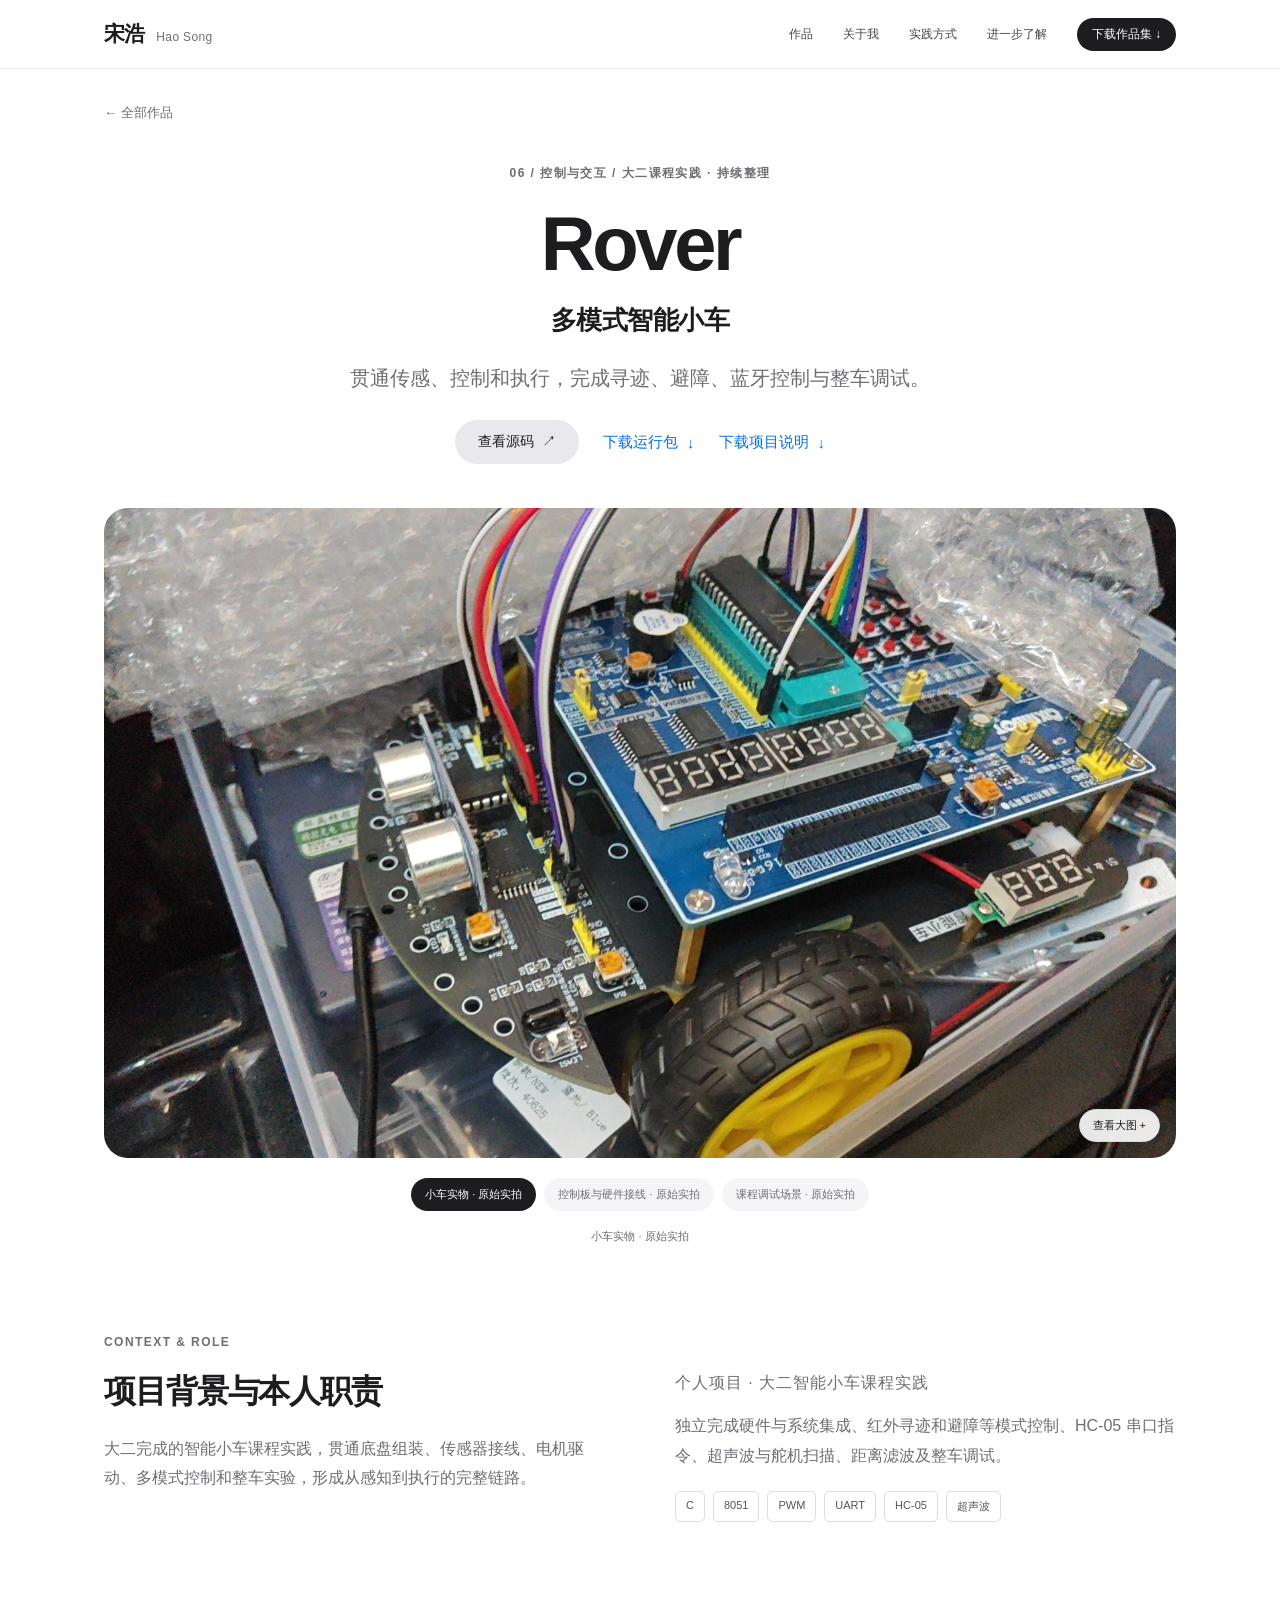
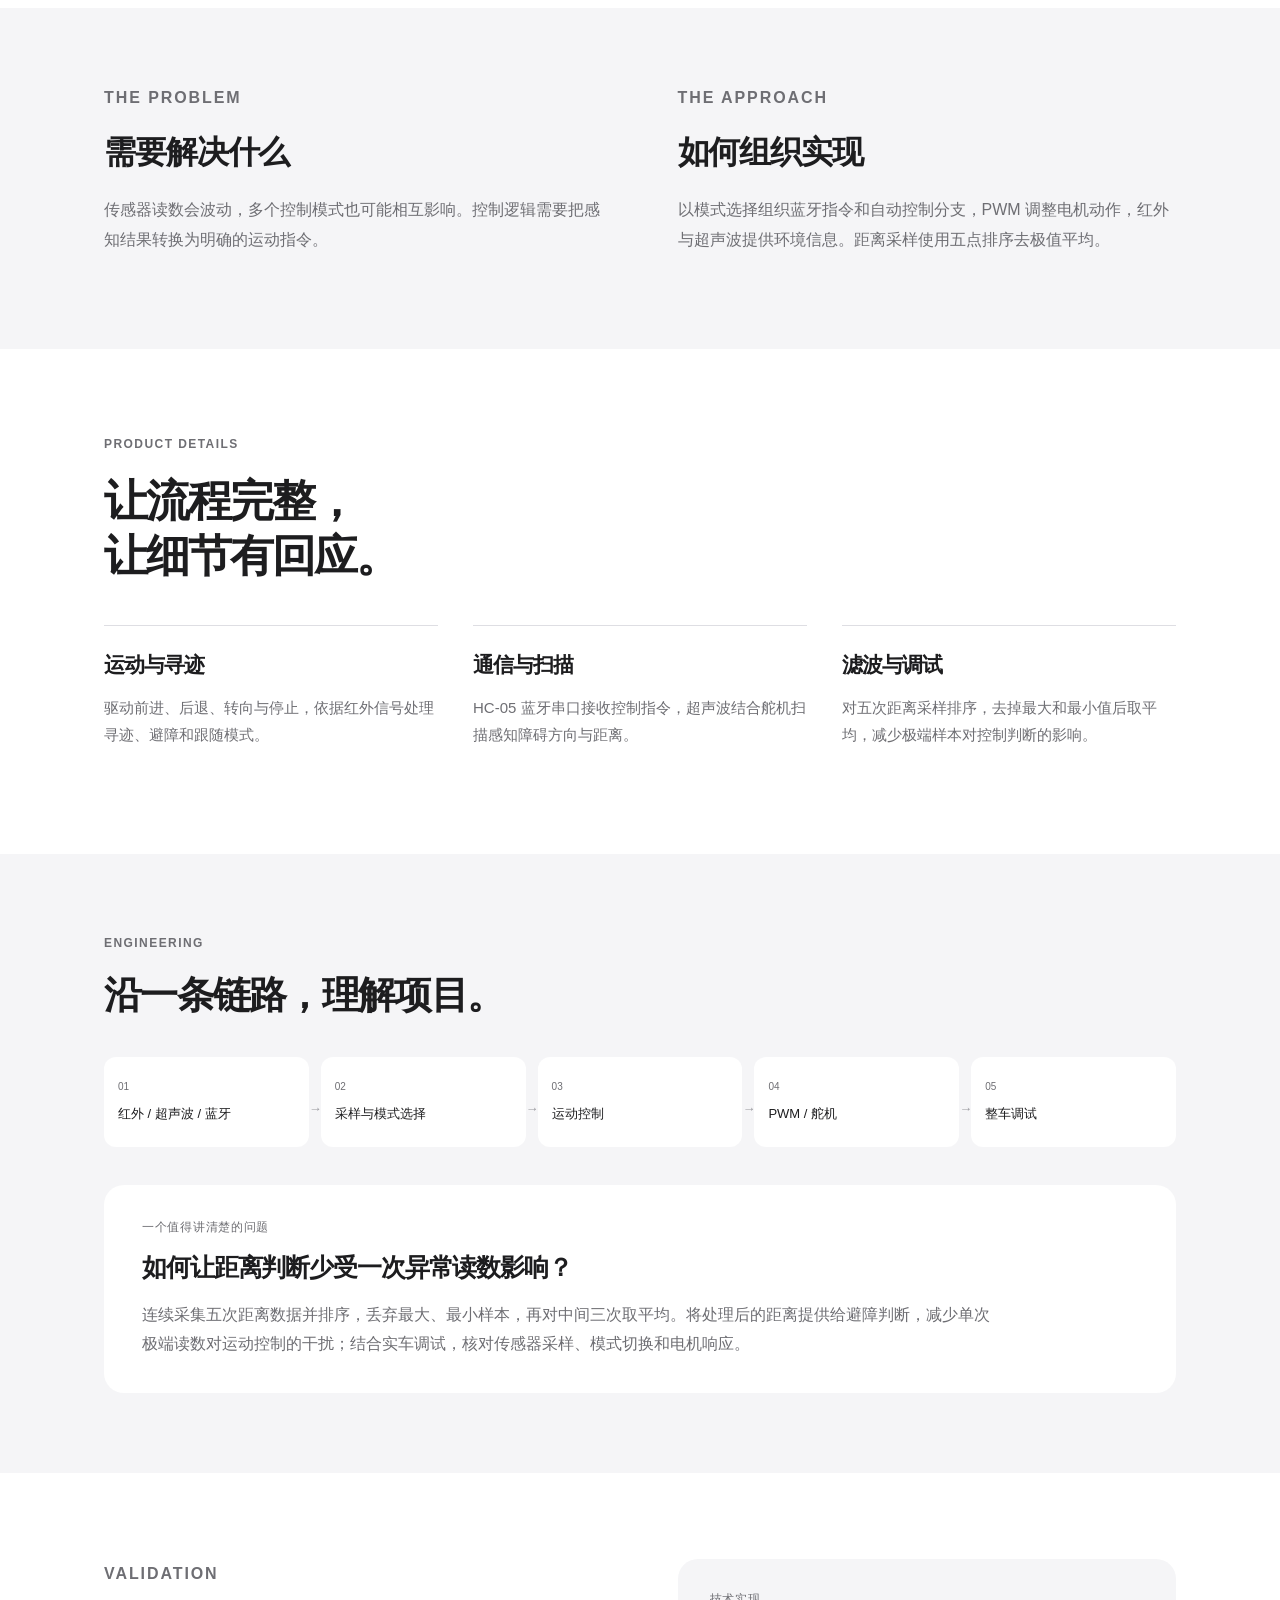
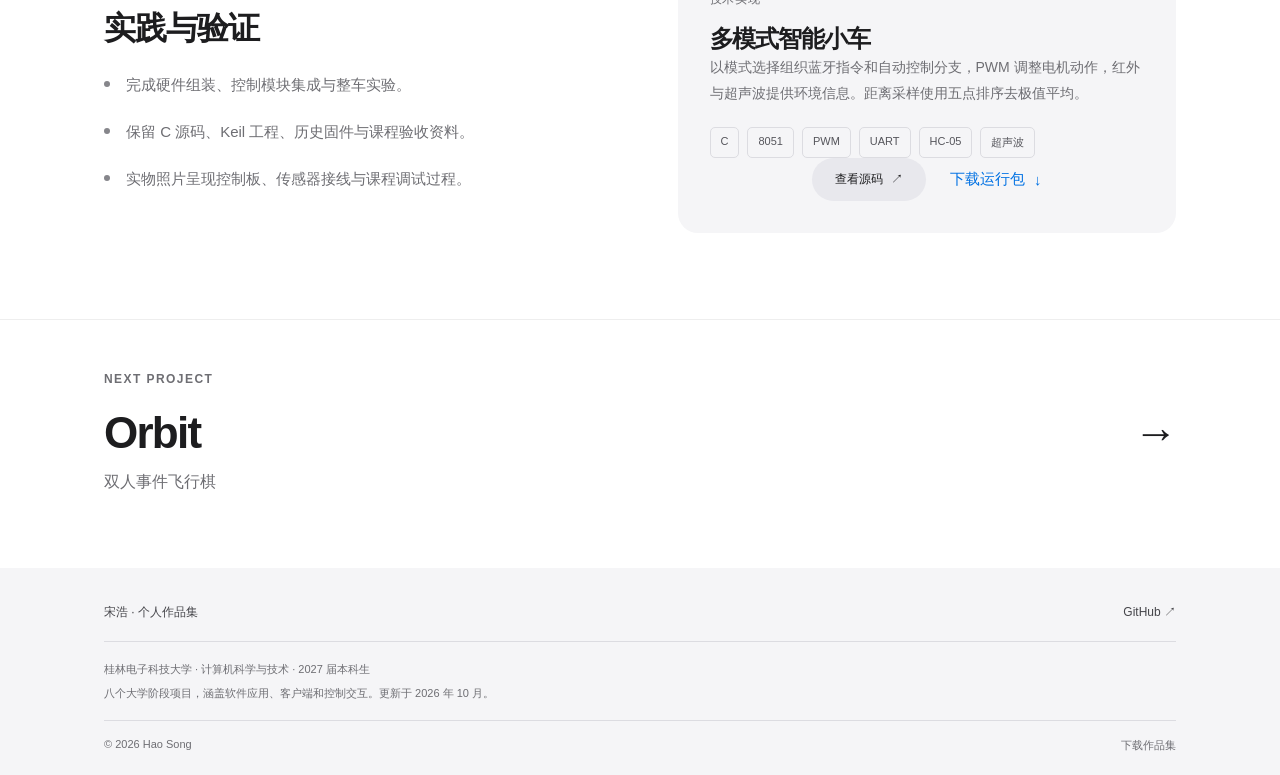
<file: projects/rover.html>
<!doctype html>
<html lang="zh-CN"><head><meta charset="utf-8"><meta name="viewport" content="width=device-width,initial-scale=1">
<title>Rover · 多模式智能小车 | 宋浩作品集</title><meta name="description" content="贯通传感、控制和执行，完成寻迹、避障、蓝牙控制与整车调试。"><meta name="theme-color" content="#f5f5f7"><meta name="robots" content="noindex, nofollow, noarchive"><meta name="referrer" content="no-referrer">
<meta property="og:title" content="Rover · 多模式智能小车 | 宋浩作品集"><meta property="og:description" content="贯通传感、控制和执行，完成寻迹、避障、蓝牙控制与整车调试。"><meta property="og:type" content="website">
<link rel="canonical" href="https://shjhijoaj.github.io/hao-song-portfolio/projects/rover.html"><meta property="og:url" content="https://shjhijoaj.github.io/hao-song-portfolio/projects/rover.html"><meta property="og:site_name" content="宋浩个人作品集"><meta property="og:locale" content="zh_CN">
<meta property="og:image" content="https://shjhijoaj.github.io/hao-song-portfolio/assets/images/share-preview.jpg"><meta property="og:image:width" content="1200"><meta property="og:image:height" content="630"><meta name="twitter:card" content="summary_large_image">
<link rel="icon" href="../assets/favicon.svg" type="image/svg+xml"><link rel="stylesheet" href="../assets/style.css">
<script src="../assets/app.js" defer></script></head><body>
<a class="skip-link" href="#main">跳转到主要内容</a><header class="site-header"><div class="nav-shell"><a class="wordmark" href="../index.html" aria-label="宋浩作品集首页">宋浩<span>Hao Song</span></a>
<button class="menu-toggle" aria-label="打开导航" aria-expanded="false" aria-controls="primary-nav"><span></span><span></span></button>
<nav id="primary-nav" aria-label="主导航"><a href="../index.html#work">作品</a><a href="../index.html#about">关于我</a><a href="../index.html#approach">实践方式</a><a href="../index.html#contact">进一步了解</a><a class="nav-download" href="../downloads/%E5%AE%8B%E6%B5%A9_%E4%B8%AA%E4%BA%BA%E4%BD%9C%E5%93%81%E9%9B%86.pdf" download>下载作品集 <span aria-hidden="true">↓</span></a></nav></div></header><main id="main"><section class="project-intro"><div class="container"><a class="back-link" href="../index.html#work">← 全部作品</a><p class="eyebrow">06 / 控制与交互 / 大二课程实践 · 持续整理</p><h1>Rover</h1><h2>多模式智能小车</h2><p class="project-lead">贯通传感、控制和执行，完成寻迹、避障、蓝牙控制与整车调试。</p><div class="project-actions"><a class="button secondary" href="https://github.com/shjhijoaj/rover-smart-car" target="_blank" rel="noopener noreferrer">查看源码 <span aria-hidden="true">↗</span></a><a class="text-link" href="https://github.com/shjhijoaj/rover-smart-car/releases/tag/v1.0.0" target="_blank" rel="noopener noreferrer">下载运行包 <span aria-hidden="true">↓</span></a><a class="text-link" href="../downloads/projects/rover.md" download>下载项目说明 <span aria-hidden="true">↓</span></a></div></div></section>
<section class="gallery-section"><div class="container"><figure class="project-figure rover"><button class="image-enlarge" aria-label="查看Rover项目大图"><img id="gallery-image" src="../assets/images/rover-1.webp" alt="小车实物 · 原始实拍" width="1440" height="1000"><span class="enlarge-label">查看大图 <span aria-hidden="true">+</span></span></button></figure><div class="gallery-tabs" role="group" aria-label="选择项目截图"><button class="gallery-tab active" data-image="../assets/images/rover-1.webp" data-caption="小车实物 · 原始实拍" aria-pressed="true">小车实物 · 原始实拍</button><button class="gallery-tab " data-image="../assets/images/rover-2.webp" data-caption="控制板与硬件接线 · 原始实拍" aria-pressed="false">控制板与硬件接线 · 原始实拍</button><button class="gallery-tab " data-image="../assets/images/rover-3.webp" data-caption="课程调试场景 · 原始实拍" aria-pressed="false">课程调试场景 · 原始实拍</button></div><p id="gallery-caption" class="gallery-caption" aria-live="polite">小车实物 · 原始实拍</p></div></section>
<section class="project-context"><div class="container context-grid"><div><p class="eyebrow">CONTEXT & ROLE</p><h2>项目背景与本人职责</h2><p>大二完成的智能小车课程实践，贯通底盘组装、传感器接线、电机驱动、多模式控制和整车实验，形成从感知到执行的完整链路。</p></div><div><p class="small-label">个人项目 · 大二智能小车课程实践</p><p>独立完成硬件与系统集成、红外寻迹和避障等模式控制、HC-05 串口指令、超声波与舵机扫描、距离滤波及整车调试。</p><div class="tech-tags"><span>C</span><span>8051</span><span>PWM</span><span>UART</span><span>HC-05</span><span>超声波</span></div></div></div></section>
<section class="problem-section"><div class="container two-column"><div><p class="eyebrow">THE PROBLEM</p><h2>需要解决什么</h2><p>传感器读数会波动，多个控制模式也可能相互影响。控制逻辑需要把感知结果转换为明确的运动指令。</p></div><div><p class="eyebrow">THE APPROACH</p><h2>如何组织实现</h2><p>以模式选择组织蓝牙指令和自动控制分支，PWM 调整电机动作，红外与超声波提供环境信息。距离采样使用五点排序去极值平均。</p></div></div></section>
<section class="feature-section"><div class="container"><p class="eyebrow">PRODUCT DETAILS</p><h2>让流程完整，<br>让细节有回应。</h2><div class="feature-grid"><article><h3>运动与寻迹</h3><p>驱动前进、后退、转向与停止，依据红外信号处理寻迹、避障和跟随模式。</p></article><article><h3>通信与扫描</h3><p>HC-05 蓝牙串口接收控制指令，超声波结合舵机扫描感知障碍方向与距离。</p></article><article><h3>滤波与调试</h3><p>对五次距离采样排序，去掉最大和最小值后取平均，减少极端样本对控制判断的影响。</p></article></div></div></section>
<section class="engineering-section" id="engineering"><div class="container"><p class="eyebrow">ENGINEERING</p><h2>沿一条链路，理解项目。</h2><ol class="architecture-flow"><li><span>01</span>红外 / 超声波 / 蓝牙</li><li><span>02</span>采样与模式选择</li><li><span>03</span>运动控制</li><li><span>04</span>PWM / 舵机</li><li><span>05</span>整车调试</li></ol><div class="challenge-panel"><span class="small-label">一个值得讲清楚的问题</span><h3>如何让距离判断少受一次异常读数影响？</h3><p>连续采集五次距离数据并排序，丢弃最大、最小样本，再对中间三次取平均。将处理后的距离提供给避障判断，减少单次极端读数对运动控制的干扰；结合实车调试，核对传感器采样、模式切换和电机响应。</p></div></div></section>
<section class="verification-section"><div class="container two-column"><div><p class="eyebrow">VALIDATION</p><h2>实践与验证</h2><ul class="verification-list"><li>完成硬件组装、控制模块集成与整车实验。</li><li>保留 C 源码、Keil 工程、历史固件与课程验收资料。</li><li>实物照片呈现控制板、传感器接线与课程调试过程。</li></ul></div><div class="boundary-panel"><span class="small-label">技术实现</span><h3>多模式智能小车</h3><p>以模式选择组织蓝牙指令和自动控制分支，PWM 调整电机动作，红外与超声波提供环境信息。距离采样使用五点排序去极值平均。</p><div class="tech-tags"><span>C</span><span>8051</span><span>PWM</span><span>UART</span><span>HC-05</span><span>超声波</span></div><div class="project-actions"><a class="button secondary" href="https://github.com/shjhijoaj/rover-smart-car" target="_blank" rel="noopener noreferrer">查看源码 <span aria-hidden="true">↗</span></a><a class="text-link" href="https://github.com/shjhijoaj/rover-smart-car/releases/tag/v1.0.0" target="_blank" rel="noopener noreferrer">下载运行包 <span aria-hidden="true">↓</span></a></div></div></div></section>
<section class="next-project"><div class="container"><a href="orbit.html"><span class="eyebrow">NEXT PROJECT</span><strong>Orbit <span aria-hidden="true">→</span></strong><span>双人事件飞行棋</span></a></div></section></main><dialog class="image-dialog" aria-label="项目大图"><button class="dialog-close" aria-label="关闭大图">关闭 ×</button><img alt=""><p></p></dialog><footer class="site-footer"><div class="container"><div class="footer-top"><span>宋浩 · 个人作品集</span><a href="https://github.com/shjhijoaj" target="_blank" rel="noopener noreferrer">GitHub <span aria-hidden="true">↗</span></a></div><p>桂林电子科技大学 · 计算机科学与技术 · 2027 届本科生</p><p>八个大学阶段项目，涵盖软件应用、客户端和控制交互。更新于 2026 年 10 月。</p><div class="footer-bottom"><span>© 2026 Hao Song</span><a href="../downloads/%E5%AE%8B%E6%B5%A9_%E4%B8%AA%E4%BA%BA%E4%BD%9C%E5%93%81%E9%9B%86.pdf" download>下载作品集</a></div></div></footer><div class="toast" role="status" aria-live="polite"></div></body></html>
</file>
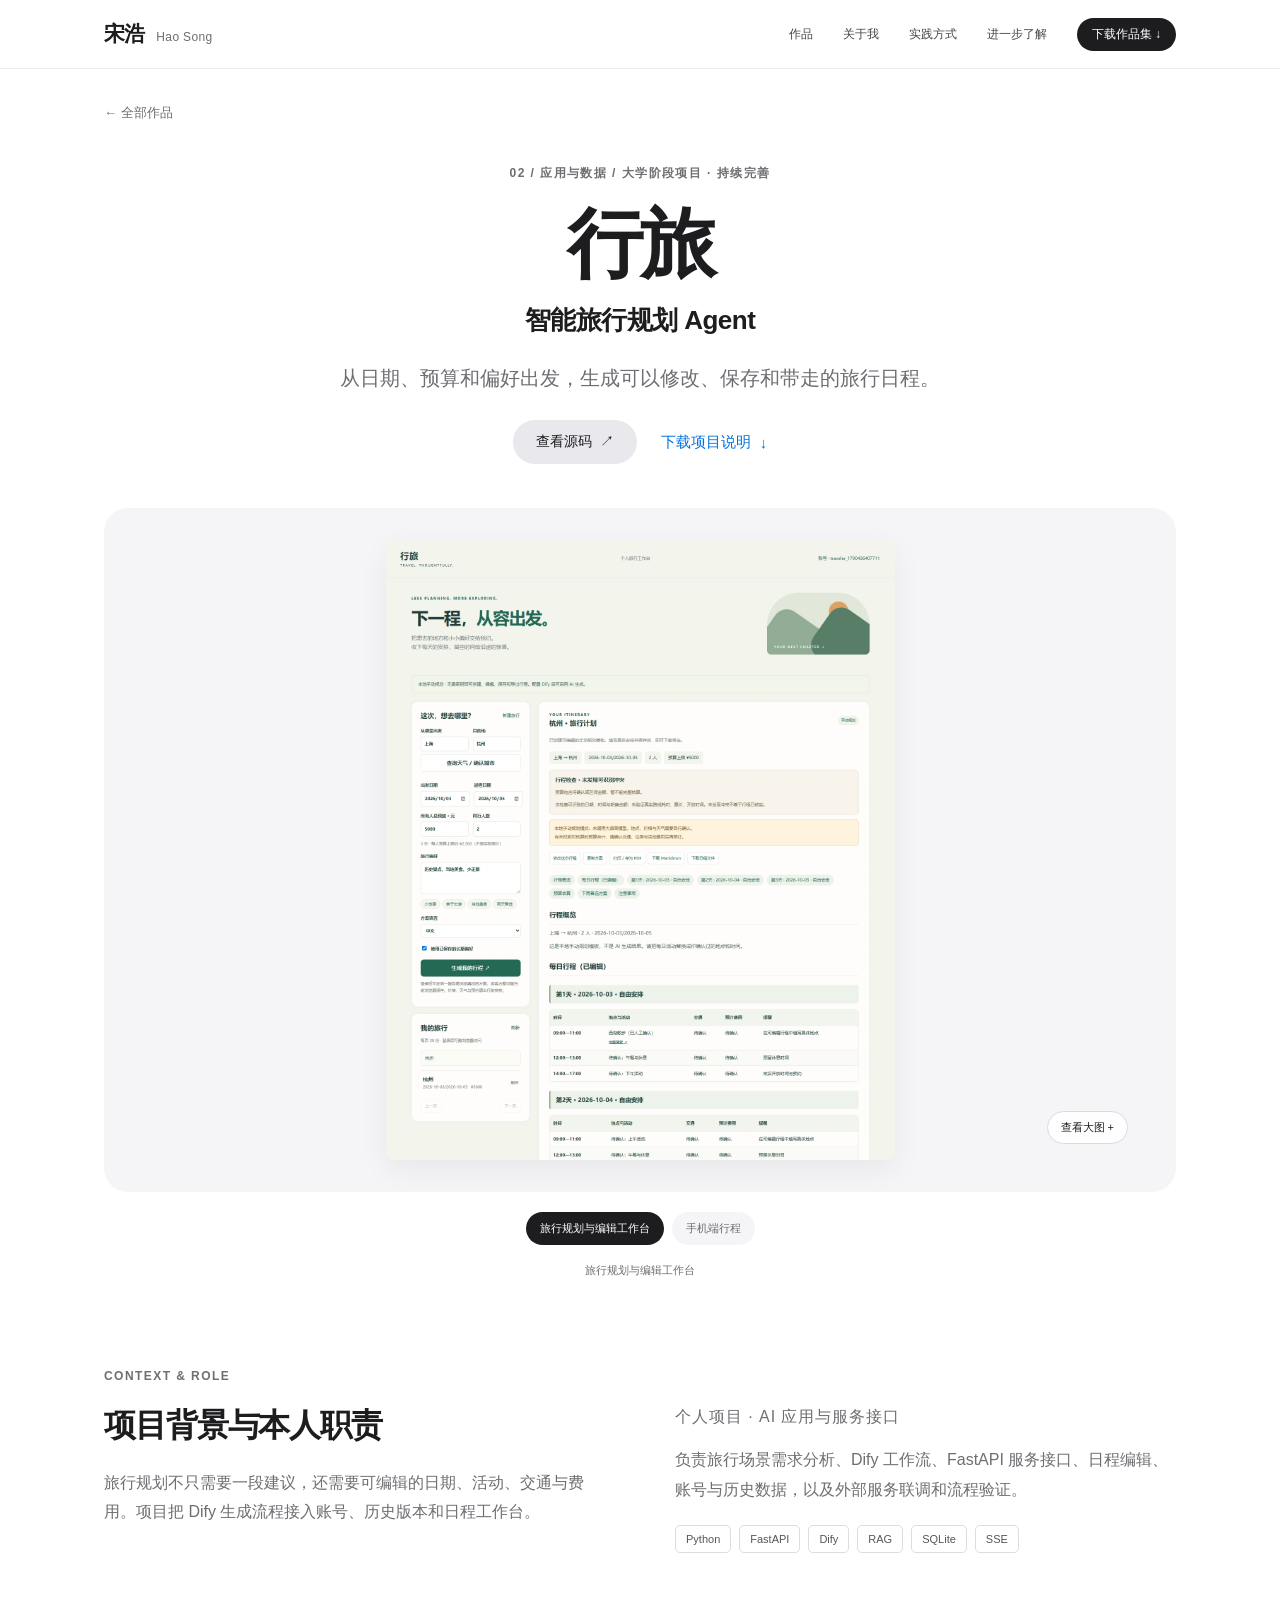
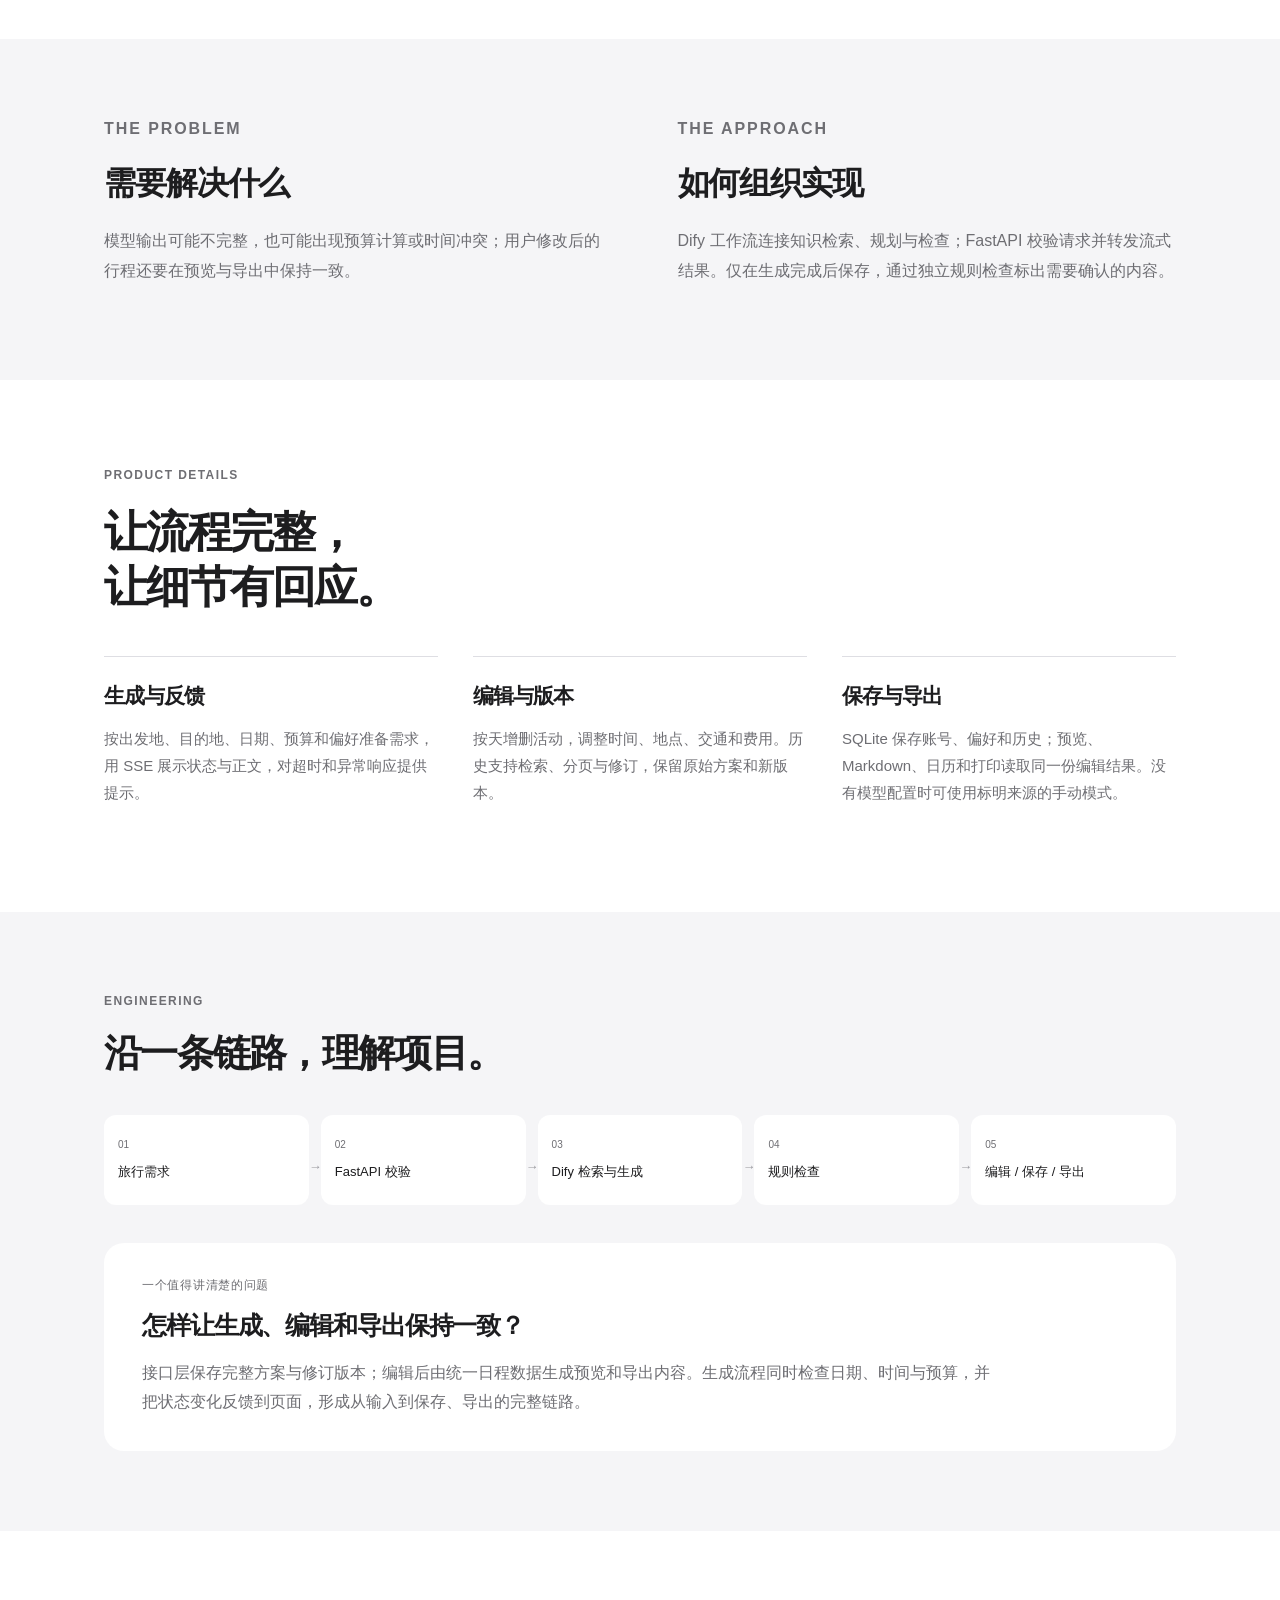
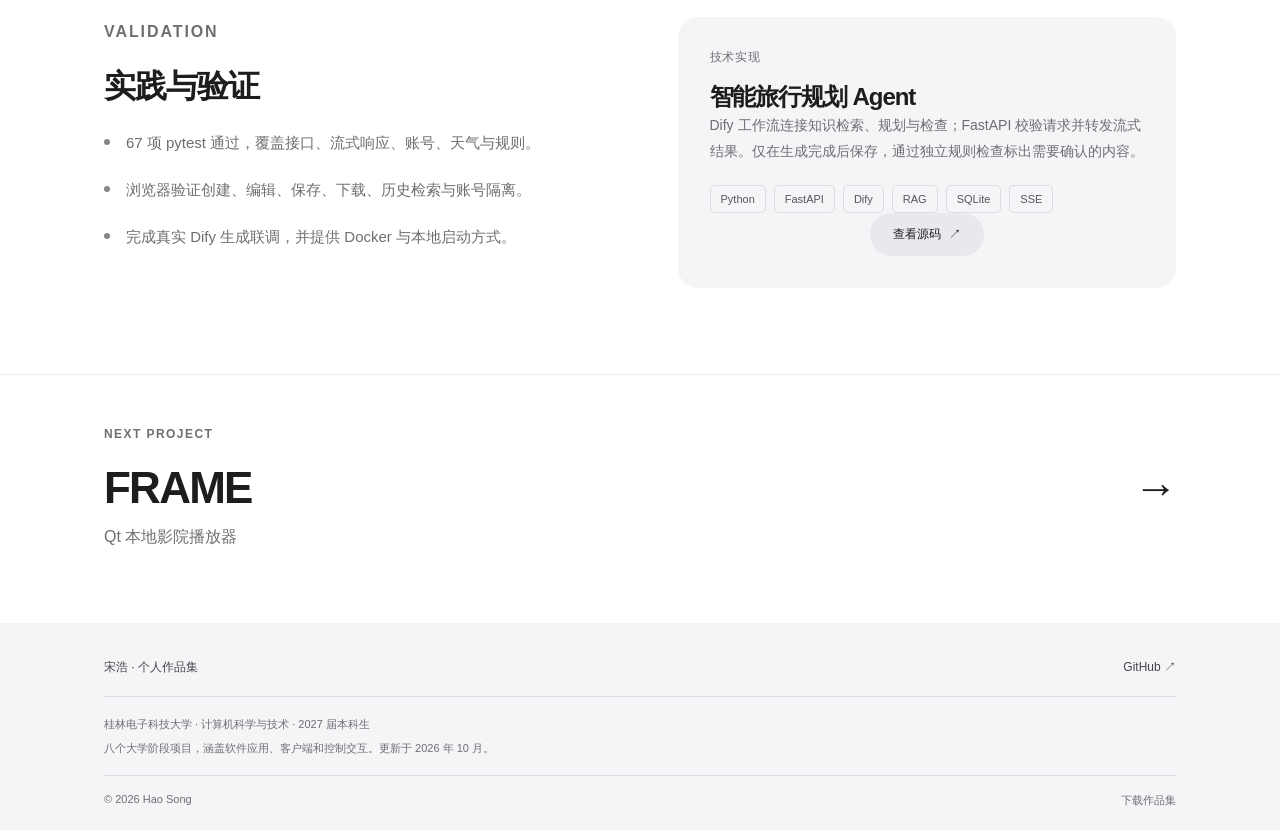
<file: projects/travel.html>
<!doctype html>
<html lang="zh-CN"><head><meta charset="utf-8"><meta name="viewport" content="width=device-width,initial-scale=1">
<title>行旅 · 智能旅行规划 Agent | 宋浩作品集</title><meta name="description" content="从日期、预算和偏好出发，生成可以修改、保存和带走的旅行日程。"><meta name="theme-color" content="#f5f5f7"><meta name="robots" content="noindex, nofollow, noarchive"><meta name="referrer" content="no-referrer">
<meta property="og:title" content="行旅 · 智能旅行规划 Agent | 宋浩作品集"><meta property="og:description" content="从日期、预算和偏好出发，生成可以修改、保存和带走的旅行日程。"><meta property="og:type" content="website">
<link rel="canonical" href="https://shjhijoaj.github.io/hao-song-portfolio/projects/travel.html"><meta property="og:url" content="https://shjhijoaj.github.io/hao-song-portfolio/projects/travel.html"><meta property="og:site_name" content="宋浩个人作品集"><meta property="og:locale" content="zh_CN">
<meta property="og:image" content="https://shjhijoaj.github.io/hao-song-portfolio/assets/images/share-preview.jpg"><meta property="og:image:width" content="1200"><meta property="og:image:height" content="630"><meta name="twitter:card" content="summary_large_image">
<link rel="icon" href="../assets/favicon.svg" type="image/svg+xml"><link rel="stylesheet" href="../assets/style.css">
<script src="../assets/app.js" defer></script></head><body>
<a class="skip-link" href="#main">跳转到主要内容</a><header class="site-header"><div class="nav-shell"><a class="wordmark" href="../index.html" aria-label="宋浩作品集首页">宋浩<span>Hao Song</span></a>
<button class="menu-toggle" aria-label="打开导航" aria-expanded="false" aria-controls="primary-nav"><span></span><span></span></button>
<nav id="primary-nav" aria-label="主导航"><a href="../index.html#work">作品</a><a href="../index.html#about">关于我</a><a href="../index.html#approach">实践方式</a><a href="../index.html#contact">进一步了解</a><a class="nav-download" href="../downloads/%E5%AE%8B%E6%B5%A9_%E4%B8%AA%E4%BA%BA%E4%BD%9C%E5%93%81%E9%9B%86.pdf" download>下载作品集 <span aria-hidden="true">↓</span></a></nav></div></header><main id="main"><section class="project-intro"><div class="container"><a class="back-link" href="../index.html#work">← 全部作品</a><p class="eyebrow">02 / 应用与数据 / 大学阶段项目 · 持续完善</p><h1>行旅</h1><h2>智能旅行规划 Agent</h2><p class="project-lead">从日期、预算和偏好出发，生成可以修改、保存和带走的旅行日程。</p><div class="project-actions"><a class="button secondary" href="https://github.com/shjhijoaj/smart-travel-agent" target="_blank" rel="noopener noreferrer">查看源码 <span aria-hidden="true">↗</span></a><a class="text-link" href="../downloads/projects/travel.md" download>下载项目说明 <span aria-hidden="true">↓</span></a></div></div></section>
<section class="gallery-section"><div class="container"><figure class="project-figure travel"><button class="image-enlarge" aria-label="查看行旅项目大图"><img id="gallery-image" src="../assets/images/travel-1.webp" alt="旅行规划与编辑工作台" width="1440" height="1000"><span class="enlarge-label">查看大图 <span aria-hidden="true">+</span></span></button></figure><div class="gallery-tabs" role="group" aria-label="选择项目截图"><button class="gallery-tab active" data-image="../assets/images/travel-1.webp" data-caption="旅行规划与编辑工作台" aria-pressed="true">旅行规划与编辑工作台</button><button class="gallery-tab " data-image="../assets/images/travel-2.webp" data-caption="手机端行程" aria-pressed="false">手机端行程</button></div><p id="gallery-caption" class="gallery-caption" aria-live="polite">旅行规划与编辑工作台</p></div></section>
<section class="project-context"><div class="container context-grid"><div><p class="eyebrow">CONTEXT & ROLE</p><h2>项目背景与本人职责</h2><p>旅行规划不只需要一段建议，还需要可编辑的日期、活动、交通与费用。项目把 Dify 生成流程接入账号、历史版本和日程工作台。</p></div><div><p class="small-label">个人项目 · AI 应用与服务接口</p><p>负责旅行场景需求分析、Dify 工作流、FastAPI 服务接口、日程编辑、账号与历史数据，以及外部服务联调和流程验证。</p><div class="tech-tags"><span>Python</span><span>FastAPI</span><span>Dify</span><span>RAG</span><span>SQLite</span><span>SSE</span></div></div></div></section>
<section class="problem-section"><div class="container two-column"><div><p class="eyebrow">THE PROBLEM</p><h2>需要解决什么</h2><p>模型输出可能不完整，也可能出现预算计算或时间冲突；用户修改后的行程还要在预览与导出中保持一致。</p></div><div><p class="eyebrow">THE APPROACH</p><h2>如何组织实现</h2><p>Dify 工作流连接知识检索、规划与检查；FastAPI 校验请求并转发流式结果。仅在生成完成后保存，通过独立规则检查标出需要确认的内容。</p></div></div></section>
<section class="feature-section"><div class="container"><p class="eyebrow">PRODUCT DETAILS</p><h2>让流程完整，<br>让细节有回应。</h2><div class="feature-grid"><article><h3>生成与反馈</h3><p>按出发地、目的地、日期、预算和偏好准备需求，用 SSE 展示状态与正文，对超时和异常响应提供提示。</p></article><article><h3>编辑与版本</h3><p>按天增删活动，调整时间、地点、交通和费用。历史支持检索、分页与修订，保留原始方案和新版本。</p></article><article><h3>保存与导出</h3><p>SQLite 保存账号、偏好和历史；预览、Markdown、日历和打印读取同一份编辑结果。没有模型配置时可使用标明来源的手动模式。</p></article></div></div></section>
<section class="engineering-section" id="engineering"><div class="container"><p class="eyebrow">ENGINEERING</p><h2>沿一条链路，理解项目。</h2><ol class="architecture-flow"><li><span>01</span>旅行需求</li><li><span>02</span>FastAPI 校验</li><li><span>03</span>Dify 检索与生成</li><li><span>04</span>规则检查</li><li><span>05</span>编辑 / 保存 / 导出</li></ol><div class="challenge-panel"><span class="small-label">一个值得讲清楚的问题</span><h3>怎样让生成、编辑和导出保持一致？</h3><p>接口层保存完整方案与修订版本；编辑后由统一日程数据生成预览和导出内容。生成流程同时检查日期、时间与预算，并把状态变化反馈到页面，形成从输入到保存、导出的完整链路。</p></div></div></section>
<section class="verification-section"><div class="container two-column"><div><p class="eyebrow">VALIDATION</p><h2>实践与验证</h2><ul class="verification-list"><li>67 项 pytest 通过，覆盖接口、流式响应、账号、天气与规则。</li><li>浏览器验证创建、编辑、保存、下载、历史检索与账号隔离。</li><li>完成真实 Dify 生成联调，并提供 Docker 与本地启动方式。</li></ul></div><div class="boundary-panel"><span class="small-label">技术实现</span><h3>智能旅行规划 Agent</h3><p>Dify 工作流连接知识检索、规划与检查；FastAPI 校验请求并转发流式结果。仅在生成完成后保存，通过独立规则检查标出需要确认的内容。</p><div class="tech-tags"><span>Python</span><span>FastAPI</span><span>Dify</span><span>RAG</span><span>SQLite</span><span>SSE</span></div><div class="project-actions"><a class="button secondary" href="https://github.com/shjhijoaj/smart-travel-agent" target="_blank" rel="noopener noreferrer">查看源码 <span aria-hidden="true">↗</span></a></div></div></div></section>
<section class="next-project"><div class="container"><a href="frame.html"><span class="eyebrow">NEXT PROJECT</span><strong>FRAME <span aria-hidden="true">→</span></strong><span>Qt 本地影院播放器</span></a></div></section></main><dialog class="image-dialog" aria-label="项目大图"><button class="dialog-close" aria-label="关闭大图">关闭 ×</button><img alt=""><p></p></dialog><footer class="site-footer"><div class="container"><div class="footer-top"><span>宋浩 · 个人作品集</span><a href="https://github.com/shjhijoaj" target="_blank" rel="noopener noreferrer">GitHub <span aria-hidden="true">↗</span></a></div><p>桂林电子科技大学 · 计算机科学与技术 · 2027 届本科生</p><p>八个大学阶段项目，涵盖软件应用、客户端和控制交互。更新于 2026 年 10 月。</p><div class="footer-bottom"><span>© 2026 Hao Song</span><a href="../downloads/%E5%AE%8B%E6%B5%A9_%E4%B8%AA%E4%BA%BA%E4%BD%9C%E5%93%81%E9%9B%86.pdf" download>下载作品集</a></div></div></footer><div class="toast" role="status" aria-live="polite"></div></body></html>
</file>
<file: assets/style.css>
/* Original portfolio styling inspired by the clarity and spacing of Apple product pages. */
:root{--ink:#1d1d1f;--muted:#6e6e73;--paper:#fff;--soft:#f5f5f7;--line:#d2d2d7;--blue:#0071e3;--width:1120px}
*{box-sizing:border-box}html{scroll-behavior:smooth;scroll-padding-top:84px}body{margin:0;color:var(--ink);background:var(--paper);font-family:-apple-system,BlinkMacSystemFont,"PingFang SC","Microsoft YaHei","Segoe UI",Arial,sans-serif;-webkit-font-smoothing:antialiased}a{color:inherit;text-decoration:none}button{font:inherit;cursor:pointer}img{display:block;max-width:100%}p{line-height:1.8;margin:0 0 20px}h1,h2,h3{letter-spacing:-.045em;margin:0;font-weight:650}h2{font-size:48px;line-height:1.25}h3{font-size:24px;line-height:1.4}button,a{-webkit-tap-highlight-color:transparent}button:focus-visible,a:focus-visible{outline:3px solid var(--blue);outline-offset:5px}[hidden]{display:none!important}.container{max-width:var(--width);margin:auto;padding:0 24px}.eyebrow{font-size:12px;font-weight:600;letter-spacing:.12em;line-height:1.5;margin:0 0 20px;color:var(--muted)}.small-label{font-size:12px;letter-spacing:.06em;color:var(--muted);display:block;margin-bottom:14px}.muted{color:var(--muted)}.text-link{color:var(--blue);font-size:15px;display:inline-flex;gap:9px;align-items:center}.text-link:hover{text-decoration:underline}.button{border:0;border-radius:980px;padding:13px 23px;font-size:14px;font-weight:500;display:inline-flex;align-items:center;justify-content:center;gap:8px}.primary{background:var(--blue);color:white}.primary:hover{background:#0077ed}.secondary{background:#e8e8ed;color:var(--ink)}.secondary:hover{background:#dedee4}.skip-link{position:fixed;left:16px;top:-100px;z-index:100;background:white;border:2px solid var(--blue);padding:12px}.skip-link:focus{top:10px}.sr-only{position:absolute;width:1px;height:1px;padding:0;overflow:hidden;clip:rect(0,0,0,0);white-space:nowrap}
.site-header{position:sticky;top:0;z-index:30;background:rgba(255,255,255,.86);backdrop-filter:blur(20px);-webkit-backdrop-filter:blur(20px);border-bottom:1px solid #00000012}.nav-shell{max-width:var(--width);height:68px;margin:auto;padding:0 24px;display:flex;justify-content:space-between;align-items:center}.wordmark{font-size:21px;font-weight:650;letter-spacing:-.04em;display:flex;align-items:baseline;gap:12px}.wordmark span{font-size:12px;letter-spacing:.03em;font-weight:400;color:var(--muted)}nav{display:flex;align-items:center;gap:30px}nav a{font-size:12px;color:#454549}nav a:hover{color:var(--blue)}.nav-download{background:var(--ink);color:white!important;padding:8px 15px;border-radius:30px}.menu-toggle{display:none;border:0;background:transparent;width:40px;height:40px;padding:10px}.menu-toggle span{display:block;background:var(--ink);height:1px;margin:6px 0;width:20px}
.hero{padding-top:70px;text-align:center;background:#fff}.hero-kicker{font-size:15px;font-weight:500;margin-bottom:23px;color:#454549}.hero h1{font-size:76px;line-height:1.13;letter-spacing:-.06em}.hero-description{font-size:20px;color:var(--muted);line-height:1.65;margin:27px auto 22px}.hero-actions{display:flex;justify-content:center;align-items:center;gap:25px}.hero-stage{position:relative;height:470px;margin-top:48px;margin-bottom:28px;isolation:isolate}.hero-stage:before{content:"";position:absolute;inset:65px -10px 50px;background:#f5f5f7;border-radius:40px;z-index:-1}.hero-window{position:absolute;border:1px solid #dedee3;border-radius:15px;overflow:hidden;background:white;box-shadow:0 22px 45px #00000016}.window-bar{height:26px;display:flex;gap:5px;align-items:center;padding:0 11px;background:#f2f2f4;border-bottom:1px solid #dedee3;font-size:8px;color:#6e6e73}.window-bar i{height:5px;width:5px;background:#c8c8ce;border-radius:50%}.window-bar span{margin:auto;padding-right:20px}.hero-window-back{width:49%;right:2%;top:6px;transform:rotate(3deg)}.hero-window-front{width:65%;left:4%;top:66px;transform:rotate(-2deg)}.hero-window-front img{width:100%;height:330px;object-fit:cover;object-position:top}.hero-window-back img{width:100%;height:280px;object-fit:cover;object-position:top}.hero-phone{position:absolute;right:5%;bottom:42px;width:139px;height:278px;border:6px solid #29292d;border-radius:26px;background:#f5f5f7;overflow:hidden;box-shadow:0 18px 35px #00000025}.hero-phone img{width:100%;height:100%;object-fit:cover;object-position:top}.stage-caption{position:absolute;bottom:0;left:0;right:0;font-size:11px;letter-spacing:.04em;color:var(--muted);margin:0}.profile-strip{display:grid;grid-template-columns:repeat(3,1fr);padding:25px 0 38px;border-bottom:1px solid #e5e5e9;gap:15px}.profile-strip strong{display:block;font-size:16px;font-weight:600}.profile-strip span{display:block;font-size:12px;color:var(--muted);margin-top:9px}
.work-section{padding:105px 0;background:var(--soft);margin-top:0}.section-heading{display:flex;align-items:end;justify-content:space-between;margin-bottom:38px;gap:30px}.section-heading>p{font-size:16px;color:var(--muted);margin-bottom:5px}.filter-row{display:flex;gap:9px;margin-bottom:32px;flex-wrap:wrap}.filter-row button{background:transparent;border:1px solid #d9d9df;border-radius:30px;font-size:13px;padding:10px 18px;color:#515157}.filter-row button.active{background:var(--ink);border-color:var(--ink);color:#fff}.filter-row button span{margin-left:6px;opacity:.7}.work-grid{display:grid;grid-template-columns:repeat(2,minmax(0,1fr));gap:22px}.work-card{background:white;border-radius:24px;overflow:hidden;transition:transform .25s,box-shadow .25s}.work-card:hover{transform:translateY(-4px);box-shadow:0 12px 32px #0000000c}.card-link{height:100%;display:flex;flex-direction:column}.card-copy{padding:33px 35px 28px}.card-copy .eyebrow{font-size:10px;margin-bottom:12px;display:flex;justify-content:space-between}.card-copy h3{font-size:33px;letter-spacing:-.04em}.card-subtitle{font-size:17px;font-weight:500;margin:7px 0 12px;line-height:1.5}.card-description{color:var(--muted);font-size:14px;min-height:48px;line-height:1.7;margin-bottom:15px}.card-copy .text-link{font-size:13px}.card-image{margin:0 24px 24px;background:var(--soft);border-radius:12px;overflow:hidden;aspect-ratio:1.506}.card-image img{width:100%;height:100%;object-fit:cover;object-position:top;transition:transform .5s}.work-card:hover .card-image img{transform:scale(1.025)}.card-image.frame{background:#111}.card-image.rover img{object-position:center}.wide-card{grid-column:1/-1}.wide-card .card-link{display:grid;grid-template-columns:.8fr 1.2fr;align-items:center}.wide-card .card-copy{padding:50px 45px}.wide-card .card-description{max-width:300px}.wide-card .card-image{margin:24px 24px 24px 0;height:320px;aspect-ratio:auto;display:flex;align-items:flex-start}.wide-card .card-image img{object-fit:cover;object-position:top}
.about-section{padding:112px 0}.about-grid{display:grid;grid-template-columns:1.08fr 1fr;gap:95px}.about-grid h2{margin-bottom:32px}.about-grid p{font-size:16px;color:var(--muted)}.about-grid .about-lead{font-size:19px;line-height:1.8;color:var(--ink)}.background-panel{padding-top:15px}.background-item{padding:0 0 27px;margin:0 0 27px;border-bottom:1px solid #e5e5ea}.background-item:last-child{border:0}.background-item h3{font-size:20px;margin-bottom:8px;letter-spacing:-.02em}.background-item p{font-size:14px;margin:5px 0}.background-item .small-label{margin-bottom:10px}.approach-section{padding:100px 0;background:#1d1d1f;color:#f5f5f7}.approach-section .eyebrow{color:#a5a5ab}.approach-section h2{margin-bottom:50px}.approach-grid{display:grid;grid-template-columns:repeat(3,1fr);gap:42px}.approach-grid article{border-top:1px solid #48484c;padding-top:25px}.step-number{font-size:12px;color:#a0a0a6;margin-bottom:16px;display:block}.approach-grid h3{font-size:21px;margin-bottom:15px;letter-spacing:-.02em}.approach-grid p{font-size:14px;color:#bcbcc2;line-height:1.8}.practice-note{font-size:12px;color:#a5a5ad;margin:30px 0 0;max-width:760px}.contact-section{text-align:center;padding:110px 0 100px}.contact-section h2{font-size:43px;margin-bottom:24px}.contact-section>div>p:not(.eyebrow){color:var(--muted);font-size:16px}.contact-email{display:inline-block;font-size:30px;letter-spacing:-.035em;color:var(--blue);margin:8px 0 32px}.contact-email:hover{text-decoration:underline}.contact-email span{font-size:24px;margin-left:8px}.contact-actions{display:flex;justify-content:center;gap:27px;align-items:center;flex-wrap:wrap}.site-footer{background:var(--soft);color:var(--muted);font-size:11px;padding:36px 0 22px}.footer-top{display:flex;justify-content:space-between;padding-bottom:20px;border-bottom:1px solid #dcdce1;margin-bottom:18px;color:#45454a;font-size:12px}.site-footer p{margin:5px 0;line-height:1.7}.footer-bottom{border-top:1px solid #dcdce1;display:flex;justify-content:space-between;padding-top:17px;margin-top:18px}.toast{position:fixed;bottom:25px;left:50%;transform:translate(-50%,15px);opacity:0;pointer-events:none;background:var(--ink);color:white;border-radius:25px;padding:13px 25px;font-size:13px;z-index:80;transition:.2s}.toast.show{opacity:1;transform:translate(-50%,0)}
.project-intro{padding:35px 0 44px;text-align:center}.back-link{display:block;text-align:left;font-size:13px;color:var(--muted);margin-bottom:42px}.back-link:hover{color:var(--blue)}.project-intro h1{font-size:76px;line-height:1.1}.project-intro h2{font-size:26px;letter-spacing:-.02em;margin-top:18px}.project-lead{font-size:20px;max-width:640px;margin:24px auto;color:var(--muted)}.project-actions{display:flex;justify-content:center;gap:24px;align-items:center}.project-figure{margin:0;background:var(--soft);border-radius:24px;overflow:hidden;padding:32px}.image-enlarge{width:100%;position:relative;border:0;padding:0;background:transparent;display:flex;justify-content:center}.image-enlarge>img{width:auto;max-height:620px;object-fit:contain;border-radius:8px;box-shadow:0 10px 30px #0000000e}.project-figure.frame{background:#18181b}.project-figure.rover{padding:0}.project-figure.rover .image-enlarge>img{max-height:650px;width:100%;object-fit:cover;border-radius:0}.enlarge-label{position:absolute;right:16px;bottom:16px;background:#ffffffe6;border:1px solid #d9d9df;backdrop-filter:blur(8px);padding:8px 13px;border-radius:30px;font-size:11px;color:var(--ink)}.gallery-tabs{display:flex;justify-content:center;gap:8px;margin-top:20px;flex-wrap:wrap}.gallery-tab{border:0;background:var(--soft);color:var(--muted);font-size:11px;border-radius:30px;padding:9px 14px}.gallery-tab.active{background:var(--ink);color:white}.gallery-caption{text-align:center;font-size:11px;color:var(--muted);margin:16px 0 0}.project-context{padding:86px 0}.context-grid{display:grid;grid-template-columns:1fr 1fr;gap:70px}.context-grid h2,.two-column h2{font-size:32px;letter-spacing:-.035em;margin-bottom:23px}.context-grid p:not(.eyebrow),.two-column p{font-size:16px;line-height:1.85;color:var(--muted)}.context-grid>div:nth-child(2){padding-top:35px}.tech-tags{display:flex;gap:8px;flex-wrap:wrap}.tech-tags span{font-size:11px;border:1px solid #dcdce1;padding:7px 10px;border-radius:5px;color:#55555b}.problem-section{background:var(--soft);padding:75px 0}.two-column{display:grid;grid-template-columns:1fr 1fr;gap:75px}.feature-section{padding:86px 0}.feature-section h2{font-size:44px}.feature-grid{display:grid;grid-template-columns:repeat(3,1fr);gap:35px;margin-top:42px}.feature-grid article{border-top:1px solid #dedee3;padding-top:24px}.feature-grid h3{font-size:21px;margin-bottom:14px}.feature-grid p{font-size:15px;color:var(--muted)}.engineering-section{background:var(--soft);padding:80px 0}.engineering-section h2{font-size:38px}.architecture-flow{list-style:none;padding:0;display:grid;grid-template-columns:repeat(5,1fr);gap:12px;margin:38px 0}.architecture-flow li{position:relative;background:white;border-radius:12px;padding:22px 14px;font-size:13px;line-height:1.6}.architecture-flow li span{display:block;font-size:10px;color:var(--muted);margin-bottom:9px}.architecture-flow li:not(:last-child):after{content:"→";position:absolute;right:-13px;top:42px;z-index:1;color:#9b9ba1}.challenge-panel{margin-top:37px;padding:34px 38px;background:white;border-radius:20px}.challenge-panel h3{font-size:25px;margin-bottom:16px}.challenge-panel p{font-size:16px;color:var(--muted);margin:0;max-width:850px}.verification-section{padding:86px 0}.verification-list{list-style:none;padding:0;margin:0}.verification-list li{position:relative;padding:0 0 20px 22px;font-size:15px;line-height:1.8;color:var(--muted)}.verification-list li:before{content:"";position:absolute;left:0;top:10px;width:6px;height:6px;border-radius:50%;background:#86868b}.record-note{font-size:11px!important;margin-top:10px}.boundary-panel{background:var(--soft);padding:32px;border-radius:20px}.boundary-panel .small-label:not(:first-child){margin-top:30px}.boundary-panel p{font-size:14px}.boundary-panel .button{font-size:12px}.next-project{padding:50px 0 75px;border-top:1px solid #eee}.next-project a{display:block}.next-project .eyebrow{display:block}.next-project strong{font-size:44px;letter-spacing:-.04em;display:flex;justify-content:space-between;margin:10px 0 14px}.next-project a>span:last-child{color:var(--muted);font-size:16px}.image-dialog{border:0;border-radius:16px;padding:45px 22px 16px;width:min(1200px,95vw);max-height:95vh;background:#f5f5f7}.image-dialog::backdrop{background:#000b;backdrop-filter:blur(7px)}.image-dialog img{max-height:77vh;width:100%;object-fit:contain}.image-dialog p{text-align:center;font-size:12px;color:var(--muted);margin:10px 0 0}.dialog-close{position:absolute;top:12px;right:18px;border:0;background:transparent;font-size:13px;color:var(--ink);padding:5px 10px}.not-found{padding:120px 24px;min-height:65vh}.not-found h1{font-size:45px;margin-bottom:35px}
@media(min-width:1500px){.hero h1{font-size:84px}}
@media(max-width:900px){.hero h1{font-size:64px}.about-grid{gap:40px}.two-column{gap:40px}.hero-stage{height:390px}.hero-window-front img{height:265px}.hero-window-back img{height:245px}.hero-phone{bottom:25px;width:120px;height:240px}.section-heading>p{font-size:14px}h2{font-size:40px}.card-copy{padding:27px}.approach-grid{gap:25px}.contact-section h2{font-size:36px}}
@media(max-width:680px){html{scroll-padding-top:75px}.container{padding:0 21px}.nav-shell{height:60px;padding:0 21px}.wordmark{font-size:20px}.wordmark span{font-size:11px}.menu-toggle{display:block}nav{display:none;position:absolute;left:0;right:0;top:60px;background:#fffffff5;backdrop-filter:blur(20px);padding:26px;box-shadow:0 12px 20px #0000000c;flex-direction:column;align-items:stretch;gap:0}nav.open{display:flex}nav a{font-size:16px;padding:13px 5px}.nav-download{text-align:center;margin-top:10px;padding:12px}.hero{padding-top:48px}.hero-kicker{font-size:11px;letter-spacing:.01em;margin-bottom:23px}.hero h1{font-size:45px;line-height:1.2;letter-spacing:-.06em}.hero-description{font-size:15px;margin:20px auto;line-height:1.8}.hero-actions{gap:21px}.button{padding:12px 20px;font-size:13px}.hero-stage{height:283px;margin-top:37px;margin-bottom:13px}.hero-stage:before{inset:37px -5px 43px;border-radius:25px}.hero-window-front{width:77%;left:0;top:55px;border-radius:8px}.hero-window-front img{height:155px}.hero-window-back{width:70%;right:0;top:0;border-radius:8px}.hero-window-back img{height:143px}.window-bar{height:18px;font-size:5px;padding:0 7px;gap:3px}.window-bar i{width:3px;height:3px}.hero-phone{width:74px;height:154px;border-width:4px;border-radius:16px;right:0;bottom:35px}.stage-caption{font-size:9px}.profile-strip{grid-template-columns:1fr;gap:20px;padding:26px 0 32px;text-align:left}.profile-strip>div{display:flex;justify-content:space-between;align-items:baseline}.profile-strip strong{font-size:12px}.profile-strip span{font-size:10px;margin:0}.work-section{padding:67px 0}.section-heading{display:block;margin-bottom:28px}.section-heading h2{font-size:33px}.section-heading>p{font-size:14px;margin-top:19px}.filter-row{gap:7px;margin-bottom:24px}.filter-row button{font-size:10px;padding:8px 11px}.work-grid{grid-template-columns:1fr;gap:18px}.work-card{border-radius:20px}.card-copy{padding:25px 26px 20px}.card-copy h3{font-size:30px}.card-subtitle{font-size:16px}.card-description{font-size:13px;min-height:0}.card-image{margin:0 17px 17px}.wide-card{grid-column:auto}.wide-card .card-link{display:flex}.wide-card .card-copy{padding:25px 26px 20px}.wide-card .card-description{max-width:none}.wide-card .card-image{margin:0 17px 17px;height:auto;aspect-ratio:1.506}.about-section{padding:68px 0}.about-grid{grid-template-columns:1fr;gap:35px}.about-grid h2{font-size:35px;margin-bottom:25px}.about-grid .about-lead{font-size:17px}.about-grid p{font-size:14px}.background-panel{padding-top:0}.background-item h3{font-size:18px}.approach-section{padding:65px 0}.approach-section h2{font-size:35px;margin-bottom:34px}.approach-grid{grid-template-columns:1fr;gap:16px}.approach-grid h3{font-size:20px}.approach-grid article{padding-top:21px}.practice-note{font-size:11px;margin-top:23px}.contact-section{padding:70px 0}.contact-section h2{font-size:31px}.contact-section>div>p:not(.eyebrow){font-size:14px}.contact-email{font-size:21px;word-break:break-all}.contact-email span{font-size:18px}.contact-actions{gap:18px;font-size:12px}.contact-actions .text-link{font-size:12px}.footer-bottom{gap:15px;flex-wrap:wrap}.project-intro{padding-top:25px}.back-link{margin-bottom:35px}.project-intro h1{font-size:48px}.project-intro h2{font-size:20px}.project-intro .eyebrow{font-size:9px}.project-lead{font-size:16px;margin:22px auto}.project-actions{gap:16px;flex-wrap:wrap}.project-actions .text-link{font-size:12px}.project-figure{padding:13px;border-radius:16px}.image-enlarge>img{max-height:430px;max-width:100%;border-radius:4px}.enlarge-label{font-size:9px;right:7px;bottom:7px;padding:7px 10px}.gallery-tab{font-size:9px;padding:8px 11px}.gallery-caption{font-size:10px}.project-context,.feature-section,.verification-section{padding:60px 0}.context-grid,.two-column{grid-template-columns:1fr;gap:25px}.context-grid>div:nth-child(2){padding-top:0}.context-grid h2,.two-column h2{font-size:28px}.context-grid p:not(.eyebrow),.two-column p{font-size:14px}.problem-section,.engineering-section{padding:60px 0}.feature-section h2{font-size:34px}.feature-grid{grid-template-columns:1fr;gap:12px;margin-top:30px}.feature-grid h3{font-size:20px}.feature-grid p{font-size:14px}.engineering-section h2{font-size:31px}.architecture-flow{grid-template-columns:1fr;gap:10px;margin:28px 0}.architecture-flow li{display:flex;gap:15px;align-items:center;padding:16px;font-size:12px}.architecture-flow li span{margin:0}.architecture-flow li:not(:last-child):after{content:"↓";right:auto;left:50%;top:auto;bottom:-13px}.challenge-panel{padding:25px;margin-top:28px}.challenge-panel h3{font-size:22px}.challenge-panel p{font-size:14px}.boundary-panel{padding:25px}.verification-list li{font-size:14px}.next-project{padding:35px 0 50px}.next-project strong{font-size:35px}.image-dialog{padding:45px 10px 12px}.image-dialog img{max-height:75vh}}
@media(prefers-reduced-motion:reduce){html{scroll-behavior:auto}*{transition:none!important;animation:none!important}}
@media print{.site-header,.hero-actions,.filter-row,.contact-actions,.image-dialog,.toast,.enlarge-label,.gallery-tabs,.project-actions{display:none!important}body{font-size:11pt}.container{max-width:none}.hero-stage{height:350px}.hero h1{font-size:42px}.work-section,.about-section,.approach-section,.contact-section{padding:25px 0}.work-card{break-inside:avoid}.work-grid{gap:15px}.about-grid{gap:25px}.approach-section{background:white;color:var(--ink)}.approach-section p{color:var(--muted)}.project-figure{break-inside:avoid}.contact-email{font-size:20px}a{color:inherit}}


.profile-identity{display:flex;align-items:center;gap:24px;margin-bottom:34px}.profile-portrait{width:96px;height:128px;object-fit:cover;border-radius:16px;box-shadow:0 5px 20px #00000008}.profile-identity .eyebrow{margin-bottom:12px}.profile-name{font-size:24px;font-weight:600;line-height:1.4;margin:0!important}.profile-name span{display:block;font-size:13px;font-weight:400;color:var(--muted);letter-spacing:.02em;margin-top:7px}@media(max-width:680px){.profile-identity{gap:20px;margin-bottom:28px}.profile-portrait{width:84px;height:112px}.profile-identity .profile-name{font-size:23px}}
</file>
